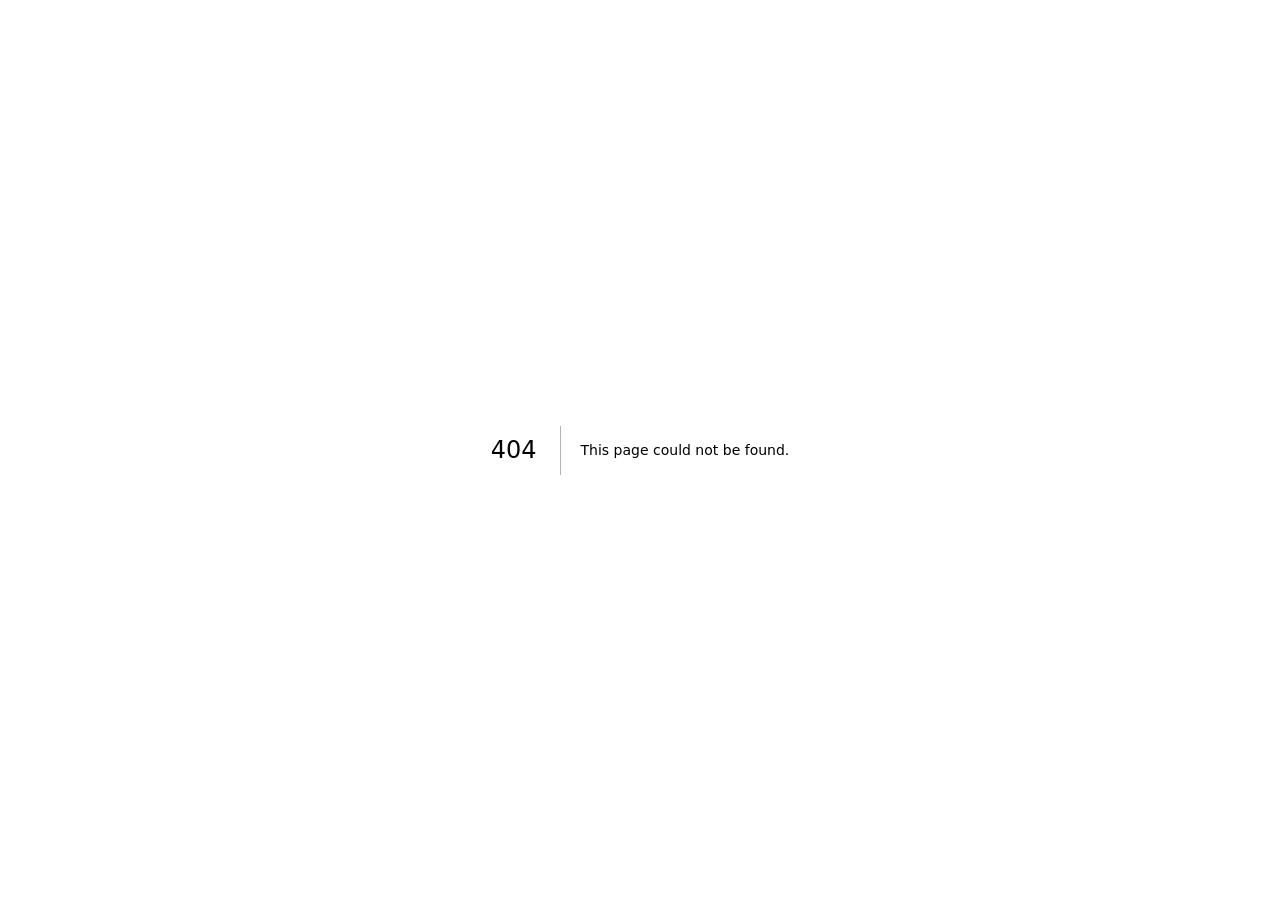
<file: 404/index.html>
<!DOCTYPE html><html lang="en" class="gBkbeW_variable _464_ba_variable h-full antialiased"><head><meta charSet="utf-8"/><meta name="viewport" content="width=device-width, initial-scale=1"/><link rel="stylesheet" href="/_next/static/chunks/42exnxzm2zopz.css" data-precedence="next"/><link rel="preload" as="script" fetchPriority="low" href="/_next/static/chunks/0hy5urf737ouz.js"/><script src="/_next/static/chunks/28-dez2198rwe.js" async=""></script><script src="/_next/static/chunks/0s7mvllxht1mo.js" async=""></script><script src="/_next/static/chunks/turbopack-3-ry682tkyiqk.js" async=""></script><script src="/_next/static/chunks/0umf92h1sb77c.js" async=""></script><meta name="robots" content="noindex"/><meta name="theme-color" content="#f7f5ee"/><title>proofspan — Intelligence needs proof.</title><meta name="description" content="Mathematical verification infrastructure for AI. Proofspan recomputes, dates, and stress-tests the numbers in AI-generated financial research."/><link rel="icon" href="/favicon.ico?favicon.117ezoe8m31dk.ico" sizes="48x48" type="image/x-icon"/><link rel="icon" href="/logo-mark.svg"/><meta name="next-size-adjust" content=""/><title>404: This page could not be found.</title><script src="/_next/static/chunks/0cz1d0mv5g_q7.js" noModule=""></script></head><body class="flex min-h-full flex-col"><div hidden=""><!--$--><!--/$--></div><div style="font-family:system-ui,&quot;Segoe UI&quot;,Roboto,Helvetica,Arial,sans-serif,&quot;Apple Color Emoji&quot;,&quot;Segoe UI Emoji&quot;;height:100vh;text-align:center;display:flex;flex-direction:column;align-items:center;justify-content:center"><div><style>body{color:#000;background:#fff;margin:0}.next-error-h1{border-right:1px solid rgba(0,0,0,.3)}@media (prefers-color-scheme:dark){body{color:#fff;background:#000}.next-error-h1{border-right:1px solid rgba(255,255,255,.3)}}</style><h1 class="next-error-h1" style="display:inline-block;margin:0 20px 0 0;padding:0 23px 0 0;font-size:24px;font-weight:500;vertical-align:top;line-height:49px">404</h1><div style="display:inline-block"><h2 style="font-size:14px;font-weight:400;line-height:49px;margin:0">This page could not be found.</h2></div></div></div><!--$--><!--/$--><script id="_R_">(globalThis["TURBOPACK"] || (globalThis["TURBOPACK"] = [])).push({"otherChunks":["static/chunks/0hy5urf737ouz.js","static/chunks/28-dez2198rwe.js","static/chunks/0s7mvllxht1mo.js"],"runtimeModuleIds":[94553]});</script><script src="/_next/static/chunks/0hy5urf737ouz.js" async=""></script><script>(self.__next_f=self.__next_f||[]).push([0])</script><script>self.__next_f.push([1,"1:\"$Sreact.fragment\"\n2:\"/_next/static/chunks/0umf92h1sb77c.js\"\n3:I[39756,[\"$2\"],\"default\"]\n4:I[37457,[\"$2\"],\"default\"]\n8:I[97367,[\"$2\"],\"OutletBoundary\"]\n9:\"$Sreact.suspense\"\nb:\"ViewportBoundary\"\nc:I[97367,[\"$2\"],\"$b\"]\ne:\"MetadataBoundary\"\nf:I[97367,[\"$2\"],\"$e\"]\n11:I[68027,[\"$2\"],\"default\",1]\n:HL[\"/_next/static/chunks/42exnxzm2zopz.css\",\"style\"]\n6:X\n7:[[\"children\",{\"s\":\"__PAGE__\",\"h\":512,\"d\":{\"r\":[\"$\",\"$1\",\"c\",{\"children\":[[[\"$\",\"title\",null,{\"children\":\"404: This page could not be found.\"}],[\"$\",\"div\",null,{\"style\":\"$0:t:t:d:r:props:children:1:props:children:props:children:props:notFound:0:1:props:style\",\"children\":[\"$\",\"div\",null,{\"children\":[[\"$\",\"style\",null,{\"dangerouslySetInnerHTML\":{\"__html\":\"body{color:#000;background:#fff;margin:0}.next-error-h1{border-right:1px solid rgba(0,0,0,.3)}@media (prefers-color-scheme:dark){body{color:#fff;background:#000}.next-error-h1{border-right:1px solid rgba(255,255,255,.3)}}\"}}],[\"$\",\"h1\",null,{\"className\":\"next-error-h1\",\"style\":\"$0:t:t:d:r:props:children:1:props:children:props:children:props:notFound:0:1:props:children:props:children:1:props:style\",\"children\":404}],[\"$\",\"div\",null,{\"style\":\"$0:t:t:d:r:props:children:1:props:children:props:children:props:notFound:0:1:props:children:props:children:2:props:style\",\"children\":[\"$\",\"h2\",null,{\"style\":\"$0:t:t:d:r:props:children:1:props:children:props:children:props:notFound:0:1:props:children:props:children:2:props:children:props:style\",\"children\":\"This page could not be found.\"}]}]]}]}]],null,[\"$\",\"$L8\",null,{\"children\":[\"$\",\"$9\",null,{\"name\":\"Next.MetadataOutlet\",\"children\":\"$@a\"}]}]]}],\"p\":false,\"v\":null}}]]\n5:[[\"children\",{\"s\":\"/_not-found\",\"h\":512,\"d\":{\"r\":[\"$\",\"$1\",\"c\",{\"children\":[null,[\"$\",\"$L3\",null,{\"parallelRouterKey\":\"children\",\"error\":\"$undefined\",\"errorStyles\":\"$undefined\",\"errorScripts\":\"$undefined\",\"template\":[\"$\",\"$L4\",null,{}],\"templateStyles\":\"$undefined\",\"templateScripts\":\"$undefined\",\"notFound\":\"$undefined\",\"forbidden\":\"$undefined\",\"unauthorized\":\"$undefined\"}]]}],\"p\":false,\"v\":\"$6\"},\"c\":\"$Q7\"}]]\n"])</script><script>self.__next_f.push([1,"0:{\"P\":null,\"c\":[\"\",\"_not-found\",\"\"],\"q\":\"\",\"i\":false,\"t\":{\"t\":{\"s\":\"\",\"h\":528,\"d\":{\"r\":[\"$\",\"$1\",\"c\",{\"children\":[[[\"$\",\"link\",\"0\",{\"rel\":\"stylesheet\",\"href\":\"/_next/static/chunks/42exnxzm2zopz.css\",\"precedence\":\"next\",\"crossOrigin\":\"$undefined\",\"nonce\":\"$undefined\"}],[\"$\",\"script\",\"script-0\",{\"src\":\"/_next/static/chunks/0umf92h1sb77c.js\",\"async\":true,\"nonce\":\"$undefined\"}]],[\"$\",\"html\",null,{\"lang\":\"en\",\"className\":\"gBkbeW_variable _464_ba_variable h-full antialiased\",\"children\":[\"$\",\"body\",null,{\"className\":\"flex min-h-full flex-col\",\"children\":[\"$\",\"$L3\",null,{\"parallelRouterKey\":\"children\",\"error\":\"$undefined\",\"errorStyles\":\"$undefined\",\"errorScripts\":\"$undefined\",\"template\":[\"$\",\"$L4\",null,{}],\"templateStyles\":\"$undefined\",\"templateScripts\":\"$undefined\",\"notFound\":[[[\"$\",\"title\",null,{\"children\":\"404: This page could not be found.\"}],[\"$\",\"div\",null,{\"style\":{\"fontFamily\":\"system-ui,\\\"Segoe UI\\\",Roboto,Helvetica,Arial,sans-serif,\\\"Apple Color Emoji\\\",\\\"Segoe UI Emoji\\\"\",\"height\":\"100vh\",\"textAlign\":\"center\",\"display\":\"flex\",\"flexDirection\":\"column\",\"alignItems\":\"center\",\"justifyContent\":\"center\"},\"children\":[\"$\",\"div\",null,{\"children\":[[\"$\",\"style\",null,{\"dangerouslySetInnerHTML\":{\"__html\":\"body{color:#000;background:#fff;margin:0}.next-error-h1{border-right:1px solid rgba(0,0,0,.3)}@media (prefers-color-scheme:dark){body{color:#fff;background:#000}.next-error-h1{border-right:1px solid rgba(255,255,255,.3)}}\"}}],[\"$\",\"h1\",null,{\"className\":\"next-error-h1\",\"style\":{\"display\":\"inline-block\",\"margin\":\"0 20px 0 0\",\"padding\":\"0 23px 0 0\",\"fontSize\":24,\"fontWeight\":500,\"verticalAlign\":\"top\",\"lineHeight\":\"49px\"},\"children\":404}],[\"$\",\"div\",null,{\"style\":{\"display\":\"inline-block\"},\"children\":[\"$\",\"h2\",null,{\"style\":{\"fontSize\":14,\"fontWeight\":400,\"lineHeight\":\"49px\",\"margin\":0},\"children\":\"This page could not be found.\"}]}]]}]}]],[]],\"forbidden\":\"$undefined\",\"unauthorized\":\"$undefined\"}]}]}]]}],\"p\":false,\"v\":null},\"c\":\"$Q5\"},\"h\":{\"r\":[\"$\",\"$1\",\"h\",{\"children\":[[\"$\",\"meta\",null,{\"name\":\"robots\",\"content\":\"noindex\"}],[\"$\",\"$Lc\",null,{\"children\":\"$Ld\"}],[\"$\",\"$Lf\",null,{\"children\":[[\"$\",\"div\",null,{\"hidden\":true,\"children\":[\"$\",\"$9\",null,{\"name\":\"Next.Metadata\",\"children\":\"$L10\"}]}],null]}],[\"$\",\"meta\",null,{\"name\":\"next-size-adjust\",\"content\":\"\"}]]}],\"p\":false,\"v\":null}},\"m\":\"$undefined\",\"G\":[\"$11\",[[\"$\",\"link\",\"0\",{\"rel\":\"stylesheet\",\"href\":\"/_next/static/chunks/42exnxzm2zopz.css\",\"precedence\":\"next\",\"crossOrigin\":\"$undefined\",\"nonce\":\"$undefined\"}]]],\"S\":true,\"r\":\"$undefined\",\"s\":\"$undefined\",\"a\":\"$undefined\",\"l\":\"$undefined\",\"p\":\"$undefined\",\"d\":\"$undefined\",\"b\":\"kmPN401QXyLlZGsbjBmzg\"}\n"])</script><script>self.__next_f.push([1,"6:C\nd:[[\"$\",\"meta\",\"0\",{\"charSet\":\"utf-8\"}],[\"$\",\"meta\",\"1\",{\"name\":\"viewport\",\"content\":\"width=device-width, initial-scale=1\"}],[\"$\",\"meta\",\"2\",{\"name\":\"theme-color\",\"content\":\"#f7f5ee\"}]]\n"])</script><script>self.__next_f.push([1,"12:I[27201,[\"$2\"],\"IconMark\"]\na:null\n10:[[\"$\",\"title\",\"0\",{\"children\":\"proofspan — Intelligence needs proof.\"}],[\"$\",\"meta\",\"1\",{\"name\":\"description\",\"content\":\"Mathematical verification infrastructure for AI. Proofspan recomputes, dates, and stress-tests the numbers in AI-generated financial research.\"}],[\"$\",\"link\",\"2\",{\"rel\":\"icon\",\"href\":\"/favicon.ico?favicon.117ezoe8m31dk.ico\",\"sizes\":\"48x48\",\"type\":\"image/x-icon\"}],[\"$\",\"link\",\"3\",{\"rel\":\"icon\",\"href\":\"/logo-mark.svg\"}],[\"$\",\"$L12\",\"4\",{}]]\n"])</script></body></html>
</file>
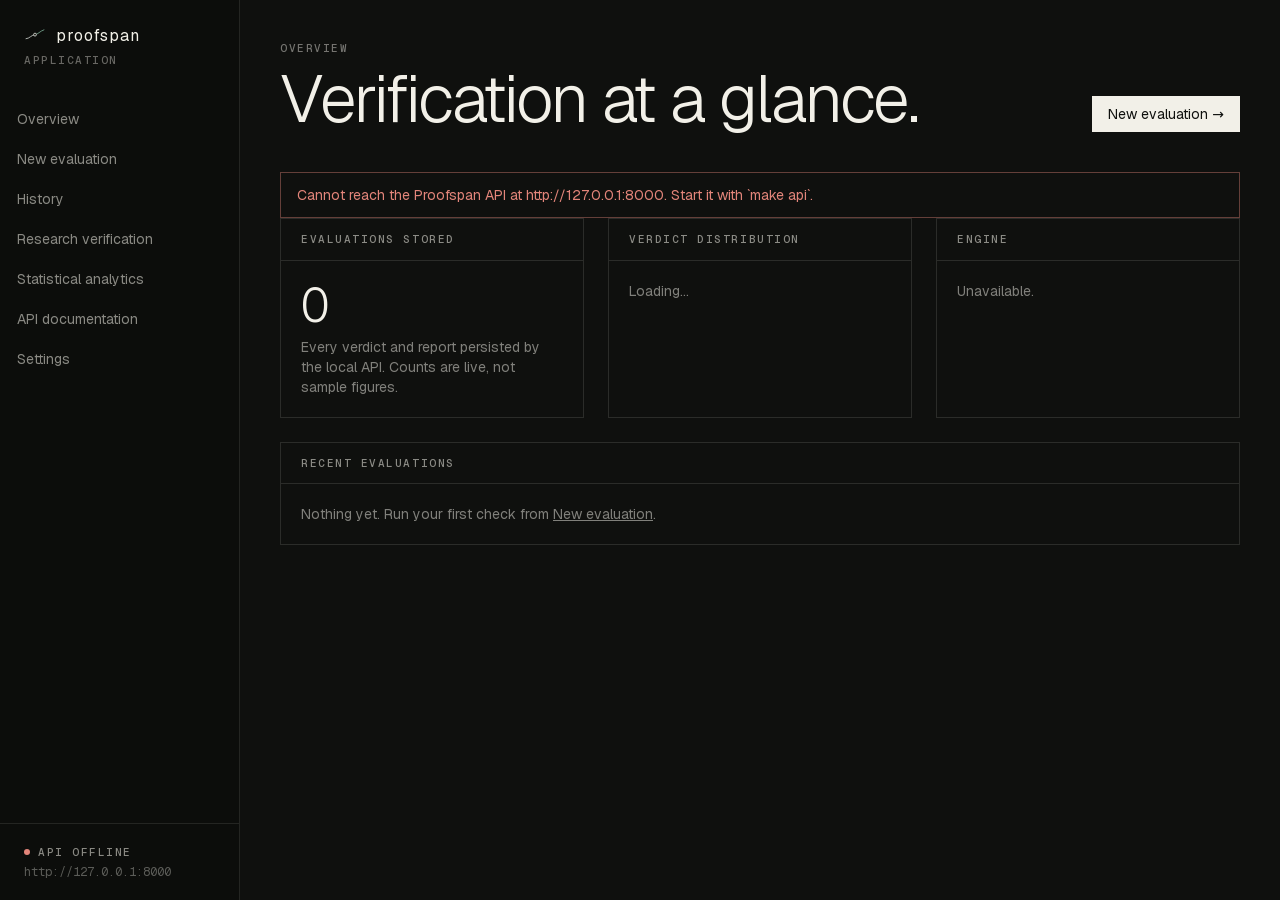
<file: app/index.html>
<!DOCTYPE html><html lang="en" class="gBkbeW_variable _464_ba_variable h-full antialiased"><head><meta charSet="utf-8"/><meta name="viewport" content="width=device-width, initial-scale=1"/><link rel="preload" href="/_next/static/media/797e433ab948586e-s.p.0r6juujl39pe6.woff2" as="font" crossorigin="" type="font/woff2"/><link rel="preload" href="/_next/static/media/caa3a2e1cccd8315-s.p.0wgildi0cnwt9.woff2" as="font" crossorigin="" type="font/woff2"/><link rel="stylesheet" href="/_next/static/chunks/42exnxzm2zopz.css" data-precedence="next"/><link rel="preload" as="script" fetchPriority="low" href="/_next/static/chunks/0hy5urf737ouz.js"/><script src="/_next/static/chunks/28-dez2198rwe.js" async=""></script><script src="/_next/static/chunks/0s7mvllxht1mo.js" async=""></script><script src="/_next/static/chunks/turbopack-3-ry682tkyiqk.js" async=""></script><script src="/_next/static/chunks/0umf92h1sb77c.js" async=""></script><script src="/_next/static/chunks/30kbdn3kl_n87.js" async=""></script><script src="/_next/static/chunks/3i7_8iz2k75k7.js" async=""></script><script src="/_next/static/chunks/2139og3z_h6j8.js" async=""></script><script src="/_next/static/chunks/0dnbjptc-3a27.js" async=""></script><meta name="next-size-adjust" content=""/><meta name="theme-color" content="#f7f5ee"/><title>Application — proofspan</title><meta name="description" content="Mathematical verification infrastructure for AI. Proofspan recomputes, dates, and stress-tests the numbers in AI-generated financial research."/><link rel="icon" href="/favicon.ico?favicon.117ezoe8m31dk.ico" sizes="48x48" type="image/x-icon"/><link rel="icon" href="/logo-mark.svg"/><script src="/_next/static/chunks/0cz1d0mv5g_q7.js" noModule=""></script></head><body class="flex min-h-full flex-col"><div hidden=""><!--$--><!--/$--></div><!--$--><div class="dark flex min-h-screen bg-night text-bone"><aside class="hidden w-60 shrink-0 flex-col border-r border-bone/10 bg-sidebar md:flex"><div class="px-6 py-6"><a class="wordmark flex items-center gap-2.5 lowercase" href="/"><img alt="" loading="lazy" width="22" height="22" decoding="async" data-nimg="1" class="invert-[.9] hue-rotate-180" style="color:transparent" src="/logo-mark.svg"/>proofspan</a><p class="t-label mt-1 text-bone/40">application</p></div><nav aria-label="Application" class="flex-1 py-2"><ul class="flex flex-col gap-1"><li><a class="block border-l px-4 py-2 text-sm transition-colors border-transparent text-bone/55 hover:text-bone" href="/app/">Overview</a></li><li><a class="block border-l px-4 py-2 text-sm transition-colors border-transparent text-bone/55 hover:text-bone" href="/app/new/">New evaluation</a></li><li><a class="block border-l px-4 py-2 text-sm transition-colors border-transparent text-bone/55 hover:text-bone" href="/app/history/">History</a></li><li><a class="block border-l px-4 py-2 text-sm transition-colors border-transparent text-bone/55 hover:text-bone" href="/app/research/">Research verification</a></li><li><a class="block border-l px-4 py-2 text-sm transition-colors border-transparent text-bone/55 hover:text-bone" href="/app/analytics/">Statistical analytics</a></li><li><a class="block border-l px-4 py-2 text-sm transition-colors border-transparent text-bone/55 hover:text-bone" href="/app/docs/">API documentation</a></li><li><a class="block border-l px-4 py-2 text-sm transition-colors border-transparent text-bone/55 hover:text-bone" href="/app/settings/">Settings</a></li></ul></nav><div class="border-t border-bone/10 px-6 py-5"><p class="t-label flex items-center gap-2 text-bone/55"><span class="inline-block h-1.5 w-1.5 rounded-full bg-bone/40" aria-hidden="true"></span>API <!-- -->checking</p><p class="t-mono mt-1 truncate text-xs text-bone/35" title=""></p></div></aside><div class="flex min-w-0 flex-1 flex-col"><header class="flex items-center justify-between border-b border-bone/10 px-5 py-4 md:hidden"><a class="wordmark lowercase" href="/">proofspan</a><div class="flex items-center gap-4"><span class="inline-block h-1.5 w-1.5 rounded-full bg-bone/40" aria-label="API checking"></span><button type="button" class="t-label" aria-expanded="false">Menu</button></div></header><main class="flex-1 px-5 py-8 md:px-10 md:py-10"><div class="mb-10 flex flex-wrap items-end justify-between gap-6"><div><p class="t-label text-bone/45">Overview</p><h1 class="t-headline mt-2">Verification at a glance.</h1></div><div class="flex flex-wrap gap-3"><a href="/app/new/"><button class="inline-flex items-center gap-2 px-4 py-2 text-sm transition-opacity disabled:opacity-40 bg-bone text-night hover:opacity-85 ">New evaluation →</button></a></div></div><div class="grid gap-6 lg:grid-cols-3"><section class="border border-bone/12 "><h2 class="t-label border-b border-bone/12 px-5 py-3 text-bone/55">Evaluations stored</h2><div class="px-5 py-5"><p class="text-5xl font-light tabular-nums">0</p><p class="mt-2 text-sm text-bone/50">Every verdict and report persisted by the local API. Counts are live, not sample figures.</p></div></section><section class="border border-bone/12 "><h2 class="t-label border-b border-bone/12 px-5 py-3 text-bone/55">Verdict distribution</h2><div class="px-5 py-5"><p class="text-sm text-bone/50">Loading…</p></div></section><section class="border border-bone/12 "><h2 class="t-label border-b border-bone/12 px-5 py-3 text-bone/55">Engine</h2><div class="px-5 py-5"><p class="text-sm text-bone/50">Checking…</p></div></section></div><section class="border border-bone/12 mt-6"><h2 class="t-label border-b border-bone/12 px-5 py-3 text-bone/55">Recent evaluations</h2><div class="px-5 py-5"><p class="text-sm text-bone/50">Nothing yet. Run your first check from<!-- --> <a class="underline" href="/app/new/">New evaluation</a>.</p></div></section><!--$--><!--/$--></main></div></div><!--/$--><script id="_R_">(globalThis["TURBOPACK"] || (globalThis["TURBOPACK"] = [])).push({"otherChunks":["static/chunks/0hy5urf737ouz.js","static/chunks/28-dez2198rwe.js","static/chunks/0s7mvllxht1mo.js"],"runtimeModuleIds":[94553]});</script><script src="/_next/static/chunks/0hy5urf737ouz.js" async=""></script><script>(self.__next_f=self.__next_f||[]).push([0])</script><script>self.__next_f.push([1,"1:\"$Sreact.fragment\"\n2:\"/_next/static/chunks/0umf92h1sb77c.js\"\n3:I[39756,[\"$2\"],\"default\"]\n4:I[37457,[\"$2\"],\"default\"]\n6:\"$Sreact.suspense\"\n7:\"/_next/static/chunks/30kbdn3kl_n87.js\"\n8:\"/_next/static/chunks/3i7_8iz2k75k7.js\"\n9:I[77326,[\"$2\",\"$7\",\"$8\"],\"AppShell\"]\nb:I[47257,[\"$2\"],\"ClientPageRoot\"]\nc:\"/_next/static/chunks/2139og3z_h6j8.js\"\nd:\"/_next/static/chunks/0dnbjptc-3a27.js\"\ne:I[30335,[\"$2\",\"$7\",\"$8\",\"$c\",\"$d\"],\"default\"]\n11:I[97367,[\"$2\"],\"OutletBoundary\"]\n13:\"ViewportBoundary\"\n14:I[97367,[\"$2\"],\"$13\"]\n16:\"MetadataBoundary\"\n17:I[97367,[\"$2\"],\"$16\"]\n19:I[68027,[\"$2\"],\"default\",1]\n:HL[\"/_next/static/chunks/42exnxzm2zopz.css\",\"style\"]\n:HL[\"/_next/static/media/797e433ab948586e-s.p.0r6juujl39pe6.woff2\",\"font\",{\"crossOrigin\":\"\",\"type\":\"font/woff2\"}]\n:HL[\"/_next/static/media/caa3a2e1cccd8315-s.p.0wgildi0cnwt9.woff2\",\"font\",{\"crossOrigin\":\"\",\"type\":\"font/woff2\"}]\na:[[\"children\",{\"s\":\"__PAGE__\",\"h\":512,\"d\":{\"r\":[\"$\",\"$1\",\"c\",{\"children\":[[\"$\",\"$Lb\",null,{\"Component\":\"$e\",\"serverProvidedParams\":{\"searchParams\":{},\"params\":{},\"promises\":[\"$@f\",\"$@10\"]}}],[[\"$\",\"script\",\"script-0\",{\"src\":\"/_next/static/chunks/2139og3z_h6j8.js\",\"async\":true,\"nonce\":\"$undefined\"}],[\"$\",\"script\",\"script-1\",{\"src\":\"/_next/static/chunks/0dnbjptc-3a27.js\",\"async\":true,\"nonce\":\"$undefined\"}]],[\"$\",\"$L11\",null,{\"children\":[\"$\",\"$6\",null,{\"name\":\"Next.MetadataOutlet\",\"children\":\"$@12\"}]}]]}],\"p\":false,\"v\":null}}]]\n5:[[\"children\",{\"s\":\"app\",\"h\":512,\"d\":{\"r\":[\"$\",\"$1\",\"c\",{\"children\":[[[\"$\",\"script\",\"script-0\",{\"src\":\"/_next/static/chunks/30kbdn3kl_n87.js\",\"async\":true,\"nonce\":\"$undefined\"}],[\"$\",\"script\",\"script-1\",{\"src\":\"/_next/static/chunks/3i7_8iz2k75k7.js\",\"async\":true,\"nonce\":\"$undefined\"}]],[\"$\",\"$6\",null,{\"fallback\":null,\"children\":[\"$\",\"$L9\",null,{\"children\":[\"$\",\"$L3\",null,{\"parallelRouterKey\":\"children\",\"error\":\"$undefined\",\"errorStyles\":\"$undefined\",\"errorScripts\":\"$undefined\",\"template\":[\"$\",\"$L4\",null,{}],\"templateStyles\":\"$undefined\",\"templateScripts\":\"$undefined\",\"notFound\":\"$undefined\",\"forbidden\":\"$undefined\",\"unauthorized\":\"$undefined\"}]}]}]]}],\"p\":false,\"v\":null},\"c\":\"$Qa\"}]]\n"])</script><script>self.__next_f.push([1,"0:{\"P\":null,\"c\":[\"\",\"app\",\"\"],\"q\":\"\",\"i\":false,\"t\":{\"t\":{\"s\":\"\",\"h\":528,\"d\":{\"r\":[\"$\",\"$1\",\"c\",{\"children\":[[[\"$\",\"link\",\"0\",{\"rel\":\"stylesheet\",\"href\":\"/_next/static/chunks/42exnxzm2zopz.css\",\"precedence\":\"next\",\"crossOrigin\":\"$undefined\",\"nonce\":\"$undefined\"}],[\"$\",\"script\",\"script-0\",{\"src\":\"/_next/static/chunks/0umf92h1sb77c.js\",\"async\":true,\"nonce\":\"$undefined\"}]],[\"$\",\"html\",null,{\"lang\":\"en\",\"className\":\"gBkbeW_variable _464_ba_variable h-full antialiased\",\"children\":[\"$\",\"body\",null,{\"className\":\"flex min-h-full flex-col\",\"children\":[\"$\",\"$L3\",null,{\"parallelRouterKey\":\"children\",\"error\":\"$undefined\",\"errorStyles\":\"$undefined\",\"errorScripts\":\"$undefined\",\"template\":[\"$\",\"$L4\",null,{}],\"templateStyles\":\"$undefined\",\"templateScripts\":\"$undefined\",\"notFound\":[[[\"$\",\"title\",null,{\"children\":\"404: This page could not be found.\"}],[\"$\",\"div\",null,{\"style\":{\"fontFamily\":\"system-ui,\\\"Segoe UI\\\",Roboto,Helvetica,Arial,sans-serif,\\\"Apple Color Emoji\\\",\\\"Segoe UI Emoji\\\"\",\"height\":\"100vh\",\"textAlign\":\"center\",\"display\":\"flex\",\"flexDirection\":\"column\",\"alignItems\":\"center\",\"justifyContent\":\"center\"},\"children\":[\"$\",\"div\",null,{\"children\":[[\"$\",\"style\",null,{\"dangerouslySetInnerHTML\":{\"__html\":\"body{color:#000;background:#fff;margin:0}.next-error-h1{border-right:1px solid rgba(0,0,0,.3)}@media (prefers-color-scheme:dark){body{color:#fff;background:#000}.next-error-h1{border-right:1px solid rgba(255,255,255,.3)}}\"}}],[\"$\",\"h1\",null,{\"className\":\"next-error-h1\",\"style\":{\"display\":\"inline-block\",\"margin\":\"0 20px 0 0\",\"padding\":\"0 23px 0 0\",\"fontSize\":24,\"fontWeight\":500,\"verticalAlign\":\"top\",\"lineHeight\":\"49px\"},\"children\":404}],[\"$\",\"div\",null,{\"style\":{\"display\":\"inline-block\"},\"children\":[\"$\",\"h2\",null,{\"style\":{\"fontSize\":14,\"fontWeight\":400,\"lineHeight\":\"49px\",\"margin\":0},\"children\":\"This page could not be found.\"}]}]]}]}]],[]],\"forbidden\":\"$undefined\",\"unauthorized\":\"$undefined\"}]}]}]]}],\"p\":false,\"v\":null},\"c\":\"$Q5\"},\"h\":{\"r\":[\"$\",\"$1\",\"h\",{\"children\":[null,[\"$\",\"$L14\",null,{\"children\":\"$L15\"}],[\"$\",\"$L17\",null,{\"children\":[[\"$\",\"div\",null,{\"hidden\":true,\"children\":[\"$\",\"$6\",null,{\"name\":\"Next.Metadata\",\"children\":\"$L18\"}]}],null]}],[\"$\",\"meta\",null,{\"name\":\"next-size-adjust\",\"content\":\"\"}]]}],\"p\":false,\"v\":null}},\"m\":\"$undefined\",\"G\":[\"$19\",[[\"$\",\"link\",\"0\",{\"rel\":\"stylesheet\",\"href\":\"/_next/static/chunks/42exnxzm2zopz.css\",\"precedence\":\"next\",\"crossOrigin\":\"$undefined\",\"nonce\":\"$undefined\"}]]],\"S\":true,\"r\":\"$undefined\",\"s\":\"$undefined\",\"a\":\"$undefined\",\"l\":\"$undefined\",\"p\":\"$undefined\",\"d\":\"$undefined\",\"b\":\"kmPN401QXyLlZGsbjBmzg\"}\n"])</script><script>self.__next_f.push([1,"f:{}\n10:\"$a:0:1:d:r:props:children:0:props:serverProvidedParams:params\"\n"])</script><script>self.__next_f.push([1,"15:[[\"$\",\"meta\",\"0\",{\"charSet\":\"utf-8\"}],[\"$\",\"meta\",\"1\",{\"name\":\"viewport\",\"content\":\"width=device-width, initial-scale=1\"}],[\"$\",\"meta\",\"2\",{\"name\":\"theme-color\",\"content\":\"#f7f5ee\"}]]\n"])</script><script>self.__next_f.push([1,"1a:I[27201,[\"$2\"],\"IconMark\"]\n12:null\n18:[[\"$\",\"title\",\"0\",{\"children\":\"Application — proofspan\"}],[\"$\",\"meta\",\"1\",{\"name\":\"description\",\"content\":\"Mathematical verification infrastructure for AI. Proofspan recomputes, dates, and stress-tests the numbers in AI-generated financial research.\"}],[\"$\",\"link\",\"2\",{\"rel\":\"icon\",\"href\":\"/favicon.ico?favicon.117ezoe8m31dk.ico\",\"sizes\":\"48x48\",\"type\":\"image/x-icon\"}],[\"$\",\"link\",\"3\",{\"rel\":\"icon\",\"href\":\"/logo-mark.svg\"}],[\"$\",\"$L1a\",\"4\",{}]]\n"])</script></body></html>
</file>
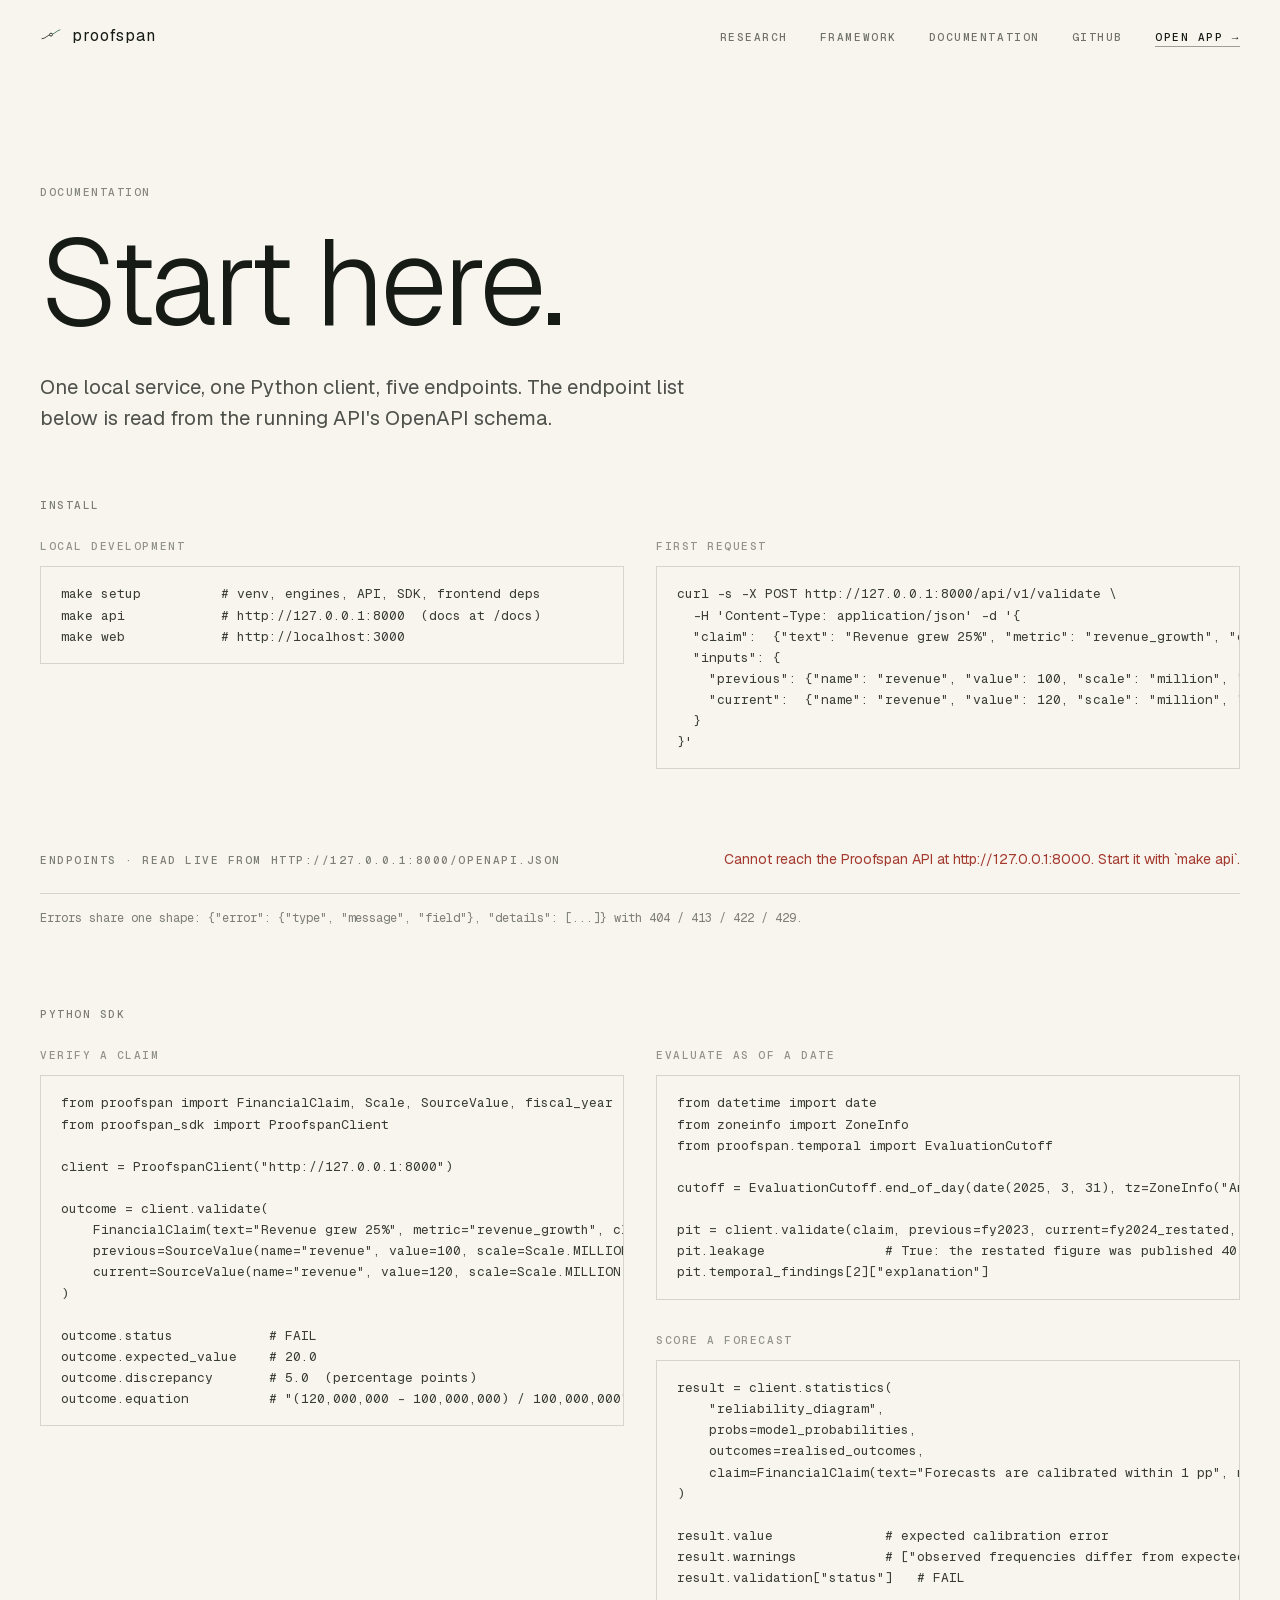
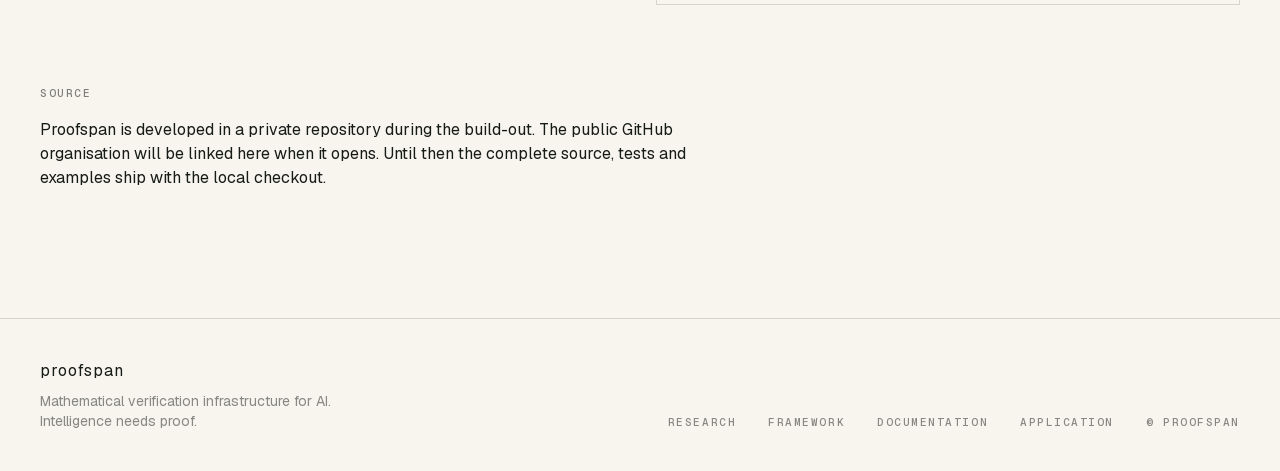
<file: docs/index.html>
<!DOCTYPE html><html lang="en" class="gBkbeW_variable _464_ba_variable h-full antialiased"><head><meta charSet="utf-8"/><meta name="viewport" content="width=device-width, initial-scale=1"/><link rel="preload" href="/_next/static/media/797e433ab948586e-s.p.0r6juujl39pe6.woff2" as="font" crossorigin="" type="font/woff2"/><link rel="preload" href="/_next/static/media/caa3a2e1cccd8315-s.p.0wgildi0cnwt9.woff2" as="font" crossorigin="" type="font/woff2"/><link rel="preload" as="image" href="/logo-mark.svg"/><link rel="stylesheet" href="/_next/static/chunks/42exnxzm2zopz.css" data-precedence="next"/><link rel="preload" as="script" fetchPriority="low" href="/_next/static/chunks/0hy5urf737ouz.js"/><script src="/_next/static/chunks/28-dez2198rwe.js" async=""></script><script src="/_next/static/chunks/0s7mvllxht1mo.js" async=""></script><script src="/_next/static/chunks/turbopack-3-ry682tkyiqk.js" async=""></script><script src="/_next/static/chunks/0umf92h1sb77c.js" async=""></script><script src="/_next/static/chunks/2_xbkqltgszjw.js" async=""></script><script src="/_next/static/chunks/3i7_8iz2k75k7.js" async=""></script><meta name="next-size-adjust" content=""/><meta name="theme-color" content="#f7f5ee"/><title>Documentation — proofspan</title><meta name="description" content="Mathematical verification infrastructure for AI. Proofspan recomputes, dates, and stress-tests the numbers in AI-generated financial research."/><link rel="icon" href="/favicon.ico?favicon.117ezoe8m31dk.ico" sizes="48x48" type="image/x-icon"/><link rel="icon" href="/logo-mark.svg"/><script src="/_next/static/chunks/0cz1d0mv5g_q7.js" noModule=""></script></head><body class="flex min-h-full flex-col"><div hidden=""><!--$--><!--/$--></div><header class="relative z-20 text-ink"><nav aria-label="Primary" class="mx-auto flex w-full max-w-[1400px] items-center justify-between px-5 py-6 md:px-10"><a class="wordmark flex items-center gap-2.5 lowercase" href="/"><img alt="" width="22" height="22" decoding="async" data-nimg="1" style="color:transparent" src="/logo-mark.svg"/>proofspan</a><ul class="hidden items-center gap-8 md:flex"><li><a class="t-label transition-colors text-ink/60 hover:text-ink" href="/research/">Research</a></li><li><a class="t-label transition-colors text-ink/60 hover:text-ink" href="/framework/">Framework</a></li><li><a class="t-label transition-colors text-ink/60 hover:text-ink" href="/docs/">Documentation</a></li><li><a title="Source is currently private; see Documentation → Source" class="t-label transition-colors text-ink/60 hover:text-ink" href="/docs/#source">GitHub</a></li><li><a class="t-label border-b pb-0.5 transition-colors border-ink/40 hover:border-ink" href="/app/">Open app →</a></li></ul><button type="button" aria-expanded="false" aria-controls="mobile-nav" class="t-label md:hidden">Menu</button></nav></header><main class="flex-1"><section class="mx-auto w-full max-w-[1400px] px-5 pb-16 pt-16 md:px-10 md:pt-28"><p class="t-label text-ink/50">Documentation</p><h1 class="t-display mt-6 max-w-[12ch]">Start here.</h1><p class="t-lede mt-8 max-w-[46ch] text-ink/75">One local service, one Python client, five endpoints. The endpoint list below is read from the running API&#x27;s OpenAPI schema.</p></section><section class="mx-auto w-full max-w-[1400px] px-5 pb-32 md:px-10"><div class="flex flex-col gap-20"><section><p class="t-label text-ink/55">Install</p><div class="mt-6 grid gap-8 lg:grid-cols-2"><figure class="flex flex-col gap-3"><figcaption class="t-label text-ink/45">local development</figcaption><pre class="t-mono overflow-x-auto border px-5 py-4 leading-relaxed border-ink/15 text-ink/85"><code>make setup          # venv, engines, API, SDK, frontend deps
make api            # http://127.0.0.1:8000  (docs at /docs)
make web            # http://localhost:3000</code></pre></figure><figure class="flex flex-col gap-3"><figcaption class="t-label text-ink/45">first request</figcaption><pre class="t-mono overflow-x-auto border px-5 py-4 leading-relaxed border-ink/15 text-ink/85"><code>curl -s -X POST http://127.0.0.1:8000/api/v1/validate \
  -H &#x27;Content-Type: application/json&#x27; -d &#x27;{
  &quot;claim&quot;:  {&quot;text&quot;: &quot;Revenue grew 25%&quot;, &quot;metric&quot;: &quot;revenue_growth&quot;, &quot;claimed_value&quot;: 25},
  &quot;inputs&quot;: {
    &quot;previous&quot;: {&quot;name&quot;: &quot;revenue&quot;, &quot;value&quot;: 100, &quot;scale&quot;: &quot;million&quot;, &quot;currency&quot;: &quot;USD&quot;},
    &quot;current&quot;:  {&quot;name&quot;: &quot;revenue&quot;, &quot;value&quot;: 120, &quot;scale&quot;: &quot;million&quot;, &quot;currency&quot;: &quot;USD&quot;}
  }
}&#x27;</code></pre></figure></div></section><section><div class="flex flex-wrap items-baseline justify-between gap-4"><p class="t-label text-ink/55">Endpoints · read live from <!-- -->the API<!-- -->/openapi.json</p></div><ul class="mt-6 border-t border-ink/15"><li class="py-5 text-sm text-ink/55">Loading the schema…</li></ul><p class="t-mono mt-4 text-xs text-ink/55">Errors share one shape: <!-- -->{<!-- -->&quot;error&quot;: <!-- -->{<!-- -->&quot;type&quot;, &quot;message&quot;, &quot;field&quot;<!-- -->}<!-- -->, &quot;details&quot;: [...]<!-- -->}<!-- --> with 404 / 413 / 422 / 429.</p></section><section><p class="t-label text-ink/55">Python SDK</p><div class="mt-6 grid gap-8 lg:grid-cols-2"><figure class="flex flex-col gap-3"><figcaption class="t-label text-ink/45">verify a claim</figcaption><pre class="t-mono overflow-x-auto border px-5 py-4 leading-relaxed border-ink/15 text-ink/85"><code>from proofspan import FinancialClaim, Scale, SourceValue, fiscal_year
from proofspan_sdk import ProofspanClient

client = ProofspanClient(&quot;http://127.0.0.1:8000&quot;)

outcome = client.validate(
    FinancialClaim(text=&quot;Revenue grew 25%&quot;, metric=&quot;revenue_growth&quot;, claimed_value=25),
    previous=SourceValue(name=&quot;revenue&quot;, value=100, scale=Scale.MILLION, period=fiscal_year(2024)),
    current=SourceValue(name=&quot;revenue&quot;, value=120, scale=Scale.MILLION, period=fiscal_year(2025)),
)

outcome.status            # FAIL
outcome.expected_value    # 20.0
outcome.discrepancy       # 5.0  (percentage points)
outcome.equation          # &quot;(120,000,000 - 100,000,000) / 100,000,000&quot;</code></pre></figure><div class="flex flex-col gap-8"><figure class="flex flex-col gap-3"><figcaption class="t-label text-ink/45">evaluate as of a date</figcaption><pre class="t-mono overflow-x-auto border px-5 py-4 leading-relaxed border-ink/15 text-ink/85"><code>from datetime import date
from zoneinfo import ZoneInfo
from proofspan.temporal import EvaluationCutoff

cutoff = EvaluationCutoff.end_of_day(date(2025, 3, 31), tz=ZoneInfo(&quot;America/New_York&quot;))

pit = client.validate(claim, previous=fy2023, current=fy2024_restated, cutoff=cutoff)
pit.leakage               # True: the restated figure was published 40 days after the cutoff
pit.temporal_findings[2][&quot;explanation&quot;]</code></pre></figure><figure class="flex flex-col gap-3"><figcaption class="t-label text-ink/45">score a forecast</figcaption><pre class="t-mono overflow-x-auto border px-5 py-4 leading-relaxed border-ink/15 text-ink/85"><code>result = client.statistics(
    &quot;reliability_diagram&quot;,
    probs=model_probabilities,
    outcomes=realised_outcomes,
    claim=FinancialClaim(text=&quot;Forecasts are calibrated within 1 pp&quot;, metric=&quot;ece&quot;, claimed_value=1),
)

result.value              # expected calibration error
result.warnings           # [&quot;observed frequencies differ from expected (Hosmer-Lemeshow p = ...)&quot;]
result.validation[&quot;status&quot;]   # FAIL</code></pre></figure></div></div></section><section id="source" class="scroll-mt-24"><p class="t-label text-ink/55">Source</p><p class="mt-4 max-w-[60ch]">Proofspan is developed in a private repository during the build-out. The public GitHub organisation will be linked here when it opens. Until then the complete source, tests and examples ship with the local checkout.</p></section></div></section></main><footer class="border-t border-ink/15"><div class="mx-auto flex w-full max-w-[1400px] flex-col gap-6 px-5 py-10 md:flex-row md:items-end md:justify-between md:px-10"><div><p class="wordmark lowercase">proofspan</p><p class="mt-2 max-w-xs text-sm text-ink/50">Mathematical verification infrastructure for AI. Intelligence needs proof.</p></div><ul class="t-label flex flex-wrap gap-x-8 gap-y-3 text-ink/50"><li><a href="/research/">Research</a></li><li><a href="/framework/">Framework</a></li><li><a href="/docs/">Documentation</a></li><li><a href="/app/">Application</a></li><li>© proofspan</li></ul></div></footer><!--$--><!--/$--><script id="_R_">(globalThis["TURBOPACK"] || (globalThis["TURBOPACK"] = [])).push({"otherChunks":["static/chunks/0hy5urf737ouz.js","static/chunks/28-dez2198rwe.js","static/chunks/0s7mvllxht1mo.js"],"runtimeModuleIds":[94553]});</script><script src="/_next/static/chunks/0hy5urf737ouz.js" async=""></script><script>(self.__next_f=self.__next_f||[]).push([0])</script><script>self.__next_f.push([1,"1:\"$Sreact.fragment\"\n2:\"/_next/static/chunks/0umf92h1sb77c.js\"\n3:I[39756,[\"$2\"],\"default\"]\n4:I[37457,[\"$2\"],\"default\"]\n8:\"/_next/static/chunks/2_xbkqltgszjw.js\"\n9:\"/_next/static/chunks/3i7_8iz2k75k7.js\"\na:I[81331,[\"$2\",\"$8\",\"$9\"],\"SiteNav\"]\nb:I[44284,[\"$2\",\"$8\",\"$9\"],\"ApiDocs\"]\nc:I[22016,[\"$2\",\"$8\",\"$9\"],\"\"]\nd:I[97367,[\"$2\"],\"OutletBoundary\"]\ne:\"$Sreact.suspense\"\n10:\"ViewportBoundary\"\n11:I[97367,[\"$2\"],\"$10\"]\n13:\"MetadataBoundary\"\n14:I[97367,[\"$2\"],\"$13\"]\n16:I[68027,[\"$2\"],\"default\",1]\n:HL[\"/_next/static/chunks/42exnxzm2zopz.css\",\"style\"]\n:HL[\"/_next/static/media/797e433ab948586e-s.p.0r6juujl39pe6.woff2\",\"font\",{\"crossOrigin\":\"\",\"type\":\"font/woff2\"}]\n:HL[\"/_next/static/media/caa3a2e1cccd8315-s.p.0wgildi0cnwt9.woff2\",\"font\",{\"crossOrigin\":\"\",\"type\":\"font/woff2\"}]\n6:X\n"])</script><script>self.__next_f.push([1,"7:[[\"children\",{\"s\":\"__PAGE__\",\"h\":512,\"d\":{\"r\":[\"$\",\"$1\",\"c\",{\"children\":[[[\"$\",\"$La\",null,{}],[\"$\",\"main\",null,{\"className\":\"flex-1\",\"children\":[[\"$\",\"section\",null,{\"className\":\"mx-auto w-full max-w-[1400px] px-5 pb-16 pt-16 md:px-10 md:pt-28\",\"children\":[[\"$\",\"p\",null,{\"className\":\"t-label text-ink/50\",\"children\":\"Documentation\"}],[\"$\",\"h1\",null,{\"className\":\"t-display mt-6 max-w-[12ch]\",\"children\":\"Start here.\"}],[\"$\",\"p\",null,{\"className\":\"t-lede mt-8 max-w-[46ch] text-ink/75\",\"children\":\"One local service, one Python client, five endpoints. The endpoint list below is read from the running API's OpenAPI schema.\"}]]}],[\"$\",\"section\",null,{\"className\":\"mx-auto w-full max-w-[1400px] px-5 pb-32 md:px-10\",\"children\":[\"$\",\"$Lb\",null,{}]}]]}],[\"$\",\"footer\",null,{\"className\":\"border-t border-ink/15\",\"children\":[\"$\",\"div\",null,{\"className\":\"mx-auto flex w-full max-w-[1400px] flex-col gap-6 px-5 py-10 md:flex-row md:items-end md:justify-between md:px-10\",\"children\":[[\"$\",\"div\",null,{\"children\":[[\"$\",\"p\",null,{\"className\":\"wordmark lowercase\",\"children\":\"proofspan\"}],[\"$\",\"p\",null,{\"className\":\"mt-2 max-w-xs text-sm text-ink/50\",\"children\":\"Mathematical verification infrastructure for AI. Intelligence needs proof.\"}]]}],[\"$\",\"ul\",null,{\"className\":\"t-label flex flex-wrap gap-x-8 gap-y-3 text-ink/50\",\"children\":[[\"$\",\"li\",null,{\"children\":[\"$\",\"$Lc\",null,{\"href\":\"/research\",\"children\":\"Research\"}]}],[\"$\",\"li\",null,{\"children\":[\"$\",\"$Lc\",null,{\"href\":\"/framework\",\"children\":\"Framework\"}]}],[\"$\",\"li\",null,{\"children\":[\"$\",\"$Lc\",null,{\"href\":\"/docs\",\"children\":\"Documentation\"}]}],[\"$\",\"li\",null,{\"children\":[\"$\",\"$Lc\",null,{\"href\":\"/app\",\"children\":\"Application\"}]}],[\"$\",\"li\",null,{\"children\":\"© proofspan\"}]]}]]}]}]],[[\"$\",\"script\",\"script-0\",{\"src\":\"/_next/static/chunks/2_xbkqltgszjw.js\",\"async\":true,\"nonce\":\"$undefined\"}],[\"$\",\"script\",\"script-1\",{\"src\":\"/_next/static/chunks/3i7_8iz2k75k7.js\",\"async\":true,\"nonce\":\"$undefined\"}]],[\"$\",\"$Ld\",null,{\"children\":[\"$\",\"$e\",null,{\"name\":\"Next.MetadataOutlet\",\"children\":\"$@f\"}]}]]}],\"p\":false,\"v\":null}}]]\n"])</script><script>self.__next_f.push([1,"5:[[\"children\",{\"s\":\"docs\",\"h\":512,\"d\":{\"r\":[\"$\",\"$1\",\"c\",{\"children\":[null,[\"$\",\"$L3\",null,{\"parallelRouterKey\":\"children\",\"error\":\"$undefined\",\"errorStyles\":\"$undefined\",\"errorScripts\":\"$undefined\",\"template\":[\"$\",\"$L4\",null,{}],\"templateStyles\":\"$undefined\",\"templateScripts\":\"$undefined\",\"notFound\":\"$undefined\",\"forbidden\":\"$undefined\",\"unauthorized\":\"$undefined\"}]]}],\"p\":false,\"v\":\"$6\"},\"c\":\"$Q7\"}]]\n"])</script><script>self.__next_f.push([1,"0:{\"P\":null,\"c\":[\"\",\"docs\",\"\"],\"q\":\"\",\"i\":false,\"t\":{\"t\":{\"s\":\"\",\"h\":528,\"d\":{\"r\":[\"$\",\"$1\",\"c\",{\"children\":[[[\"$\",\"link\",\"0\",{\"rel\":\"stylesheet\",\"href\":\"/_next/static/chunks/42exnxzm2zopz.css\",\"precedence\":\"next\",\"crossOrigin\":\"$undefined\",\"nonce\":\"$undefined\"}],[\"$\",\"script\",\"script-0\",{\"src\":\"/_next/static/chunks/0umf92h1sb77c.js\",\"async\":true,\"nonce\":\"$undefined\"}]],[\"$\",\"html\",null,{\"lang\":\"en\",\"className\":\"gBkbeW_variable _464_ba_variable h-full antialiased\",\"children\":[\"$\",\"body\",null,{\"className\":\"flex min-h-full flex-col\",\"children\":[\"$\",\"$L3\",null,{\"parallelRouterKey\":\"children\",\"error\":\"$undefined\",\"errorStyles\":\"$undefined\",\"errorScripts\":\"$undefined\",\"template\":[\"$\",\"$L4\",null,{}],\"templateStyles\":\"$undefined\",\"templateScripts\":\"$undefined\",\"notFound\":[[[\"$\",\"title\",null,{\"children\":\"404: This page could not be found.\"}],[\"$\",\"div\",null,{\"style\":{\"fontFamily\":\"system-ui,\\\"Segoe UI\\\",Roboto,Helvetica,Arial,sans-serif,\\\"Apple Color Emoji\\\",\\\"Segoe UI Emoji\\\"\",\"height\":\"100vh\",\"textAlign\":\"center\",\"display\":\"flex\",\"flexDirection\":\"column\",\"alignItems\":\"center\",\"justifyContent\":\"center\"},\"children\":[\"$\",\"div\",null,{\"children\":[[\"$\",\"style\",null,{\"dangerouslySetInnerHTML\":{\"__html\":\"body{color:#000;background:#fff;margin:0}.next-error-h1{border-right:1px solid rgba(0,0,0,.3)}@media (prefers-color-scheme:dark){body{color:#fff;background:#000}.next-error-h1{border-right:1px solid rgba(255,255,255,.3)}}\"}}],[\"$\",\"h1\",null,{\"className\":\"next-error-h1\",\"style\":{\"display\":\"inline-block\",\"margin\":\"0 20px 0 0\",\"padding\":\"0 23px 0 0\",\"fontSize\":24,\"fontWeight\":500,\"verticalAlign\":\"top\",\"lineHeight\":\"49px\"},\"children\":404}],[\"$\",\"div\",null,{\"style\":{\"display\":\"inline-block\"},\"children\":[\"$\",\"h2\",null,{\"style\":{\"fontSize\":14,\"fontWeight\":400,\"lineHeight\":\"49px\",\"margin\":0},\"children\":\"This page could not be found.\"}]}]]}]}]],[]],\"forbidden\":\"$undefined\",\"unauthorized\":\"$undefined\"}]}]}]]}],\"p\":false,\"v\":null},\"c\":\"$Q5\"},\"h\":{\"r\":[\"$\",\"$1\",\"h\",{\"children\":[null,[\"$\",\"$L11\",null,{\"children\":\"$L12\"}],[\"$\",\"$L14\",null,{\"children\":[[\"$\",\"div\",null,{\"hidden\":true,\"children\":[\"$\",\"$e\",null,{\"name\":\"Next.Metadata\",\"children\":\"$L15\"}]}],null]}],[\"$\",\"meta\",null,{\"name\":\"next-size-adjust\",\"content\":\"\"}]]}],\"p\":false,\"v\":null}},\"m\":\"$undefined\",\"G\":[\"$16\",[[\"$\",\"link\",\"0\",{\"rel\":\"stylesheet\",\"href\":\"/_next/static/chunks/42exnxzm2zopz.css\",\"precedence\":\"next\",\"crossOrigin\":\"$undefined\",\"nonce\":\"$undefined\"}]]],\"S\":true,\"r\":\"$undefined\",\"s\":\"$undefined\",\"a\":\"$undefined\",\"l\":\"$undefined\",\"p\":\"$undefined\",\"d\":\"$undefined\",\"b\":\"kmPN401QXyLlZGsbjBmzg\"}\n"])</script><script>self.__next_f.push([1,"6:C\n12:[[\"$\",\"meta\",\"0\",{\"charSet\":\"utf-8\"}],[\"$\",\"meta\",\"1\",{\"name\":\"viewport\",\"content\":\"width=device-width, initial-scale=1\"}],[\"$\",\"meta\",\"2\",{\"name\":\"theme-color\",\"content\":\"#f7f5ee\"}]]\n"])</script><script>self.__next_f.push([1,"17:I[27201,[\"$2\"],\"IconMark\"]\nf:null\n15:[[\"$\",\"title\",\"0\",{\"children\":\"Documentation — proofspan\"}],[\"$\",\"meta\",\"1\",{\"name\":\"description\",\"content\":\"Mathematical verification infrastructure for AI. Proofspan recomputes, dates, and stress-tests the numbers in AI-generated financial research.\"}],[\"$\",\"link\",\"2\",{\"rel\":\"icon\",\"href\":\"/favicon.ico?favicon.117ezoe8m31dk.ico\",\"sizes\":\"48x48\",\"type\":\"image/x-icon\"}],[\"$\",\"link\",\"3\",{\"rel\":\"icon\",\"href\":\"/logo-mark.svg\"}],[\"$\",\"$L17\",\"4\",{}]]\n"])</script></body></html>
</file>
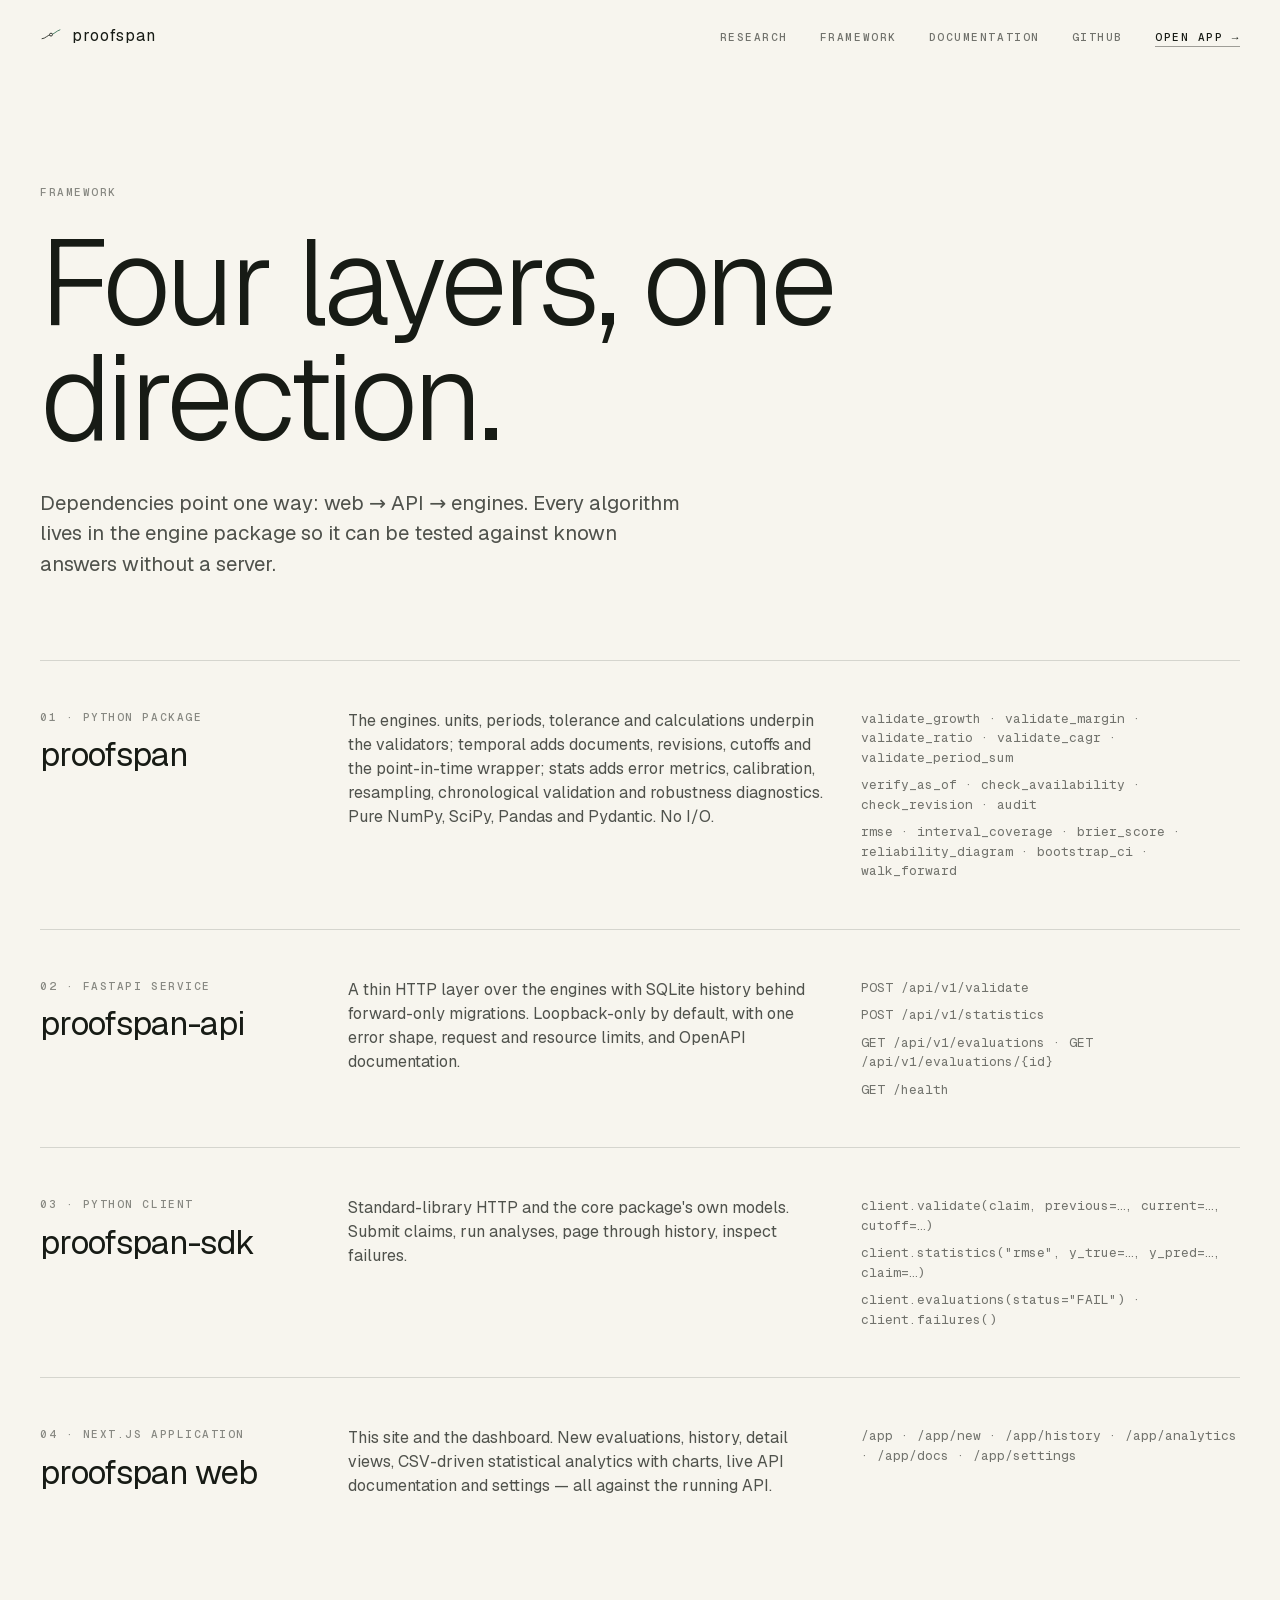
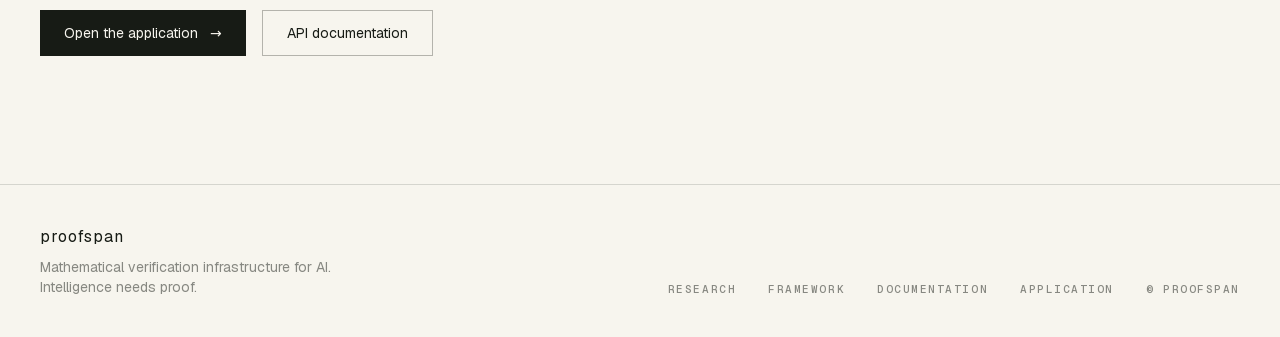
<file: framework/index.html>
<!DOCTYPE html><html lang="en" class="gBkbeW_variable _464_ba_variable h-full antialiased"><head><meta charSet="utf-8"/><meta name="viewport" content="width=device-width, initial-scale=1"/><link rel="preload" href="/_next/static/media/797e433ab948586e-s.p.0r6juujl39pe6.woff2" as="font" crossorigin="" type="font/woff2"/><link rel="preload" href="/_next/static/media/caa3a2e1cccd8315-s.p.0wgildi0cnwt9.woff2" as="font" crossorigin="" type="font/woff2"/><link rel="preload" as="image" href="/logo-mark.svg"/><link rel="stylesheet" href="/_next/static/chunks/42exnxzm2zopz.css" data-precedence="next"/><link rel="preload" as="script" fetchPriority="low" href="/_next/static/chunks/0hy5urf737ouz.js"/><script src="/_next/static/chunks/28-dez2198rwe.js" async=""></script><script src="/_next/static/chunks/0s7mvllxht1mo.js" async=""></script><script src="/_next/static/chunks/turbopack-3-ry682tkyiqk.js" async=""></script><script src="/_next/static/chunks/0umf92h1sb77c.js" async=""></script><script src="/_next/static/chunks/2mj-0u9nkawxi.js" async=""></script><meta name="next-size-adjust" content=""/><meta name="theme-color" content="#f7f5ee"/><title>Framework — proofspan</title><meta name="description" content="Mathematical verification infrastructure for AI. Proofspan recomputes, dates, and stress-tests the numbers in AI-generated financial research."/><link rel="icon" href="/favicon.ico?favicon.117ezoe8m31dk.ico" sizes="48x48" type="image/x-icon"/><link rel="icon" href="/logo-mark.svg"/><script src="/_next/static/chunks/0cz1d0mv5g_q7.js" noModule=""></script></head><body class="flex min-h-full flex-col"><div hidden=""><!--$--><!--/$--></div><header class="relative z-20 text-ink"><nav aria-label="Primary" class="mx-auto flex w-full max-w-[1400px] items-center justify-between px-5 py-6 md:px-10"><a class="wordmark flex items-center gap-2.5 lowercase" href="/"><img alt="" width="22" height="22" decoding="async" data-nimg="1" style="color:transparent" src="/logo-mark.svg"/>proofspan</a><ul class="hidden items-center gap-8 md:flex"><li><a class="t-label transition-colors text-ink/60 hover:text-ink" href="/research/">Research</a></li><li><a class="t-label transition-colors text-ink/60 hover:text-ink" href="/framework/">Framework</a></li><li><a class="t-label transition-colors text-ink/60 hover:text-ink" href="/docs/">Documentation</a></li><li><a title="Source is currently private; see Documentation → Source" class="t-label transition-colors text-ink/60 hover:text-ink" href="/docs/#source">GitHub</a></li><li><a class="t-label border-b pb-0.5 transition-colors border-ink/40 hover:border-ink" href="/app/">Open app →</a></li></ul><button type="button" aria-expanded="false" aria-controls="mobile-nav" class="t-label md:hidden">Menu</button></nav></header><main class="flex-1"><section class="mx-auto w-full max-w-[1400px] px-5 pb-20 pt-16 md:px-10 md:pt-28"><p class="t-label text-ink/50">Framework</p><h1 class="t-display mt-6 max-w-[12ch]">Four layers, one direction.</h1><p class="t-lede mt-8 max-w-[46ch] text-ink/75">Dependencies point one way: web → API → engines. Every algorithm lives in the engine package so it can be tested against known answers without a server.</p></section><section class="mx-auto w-full max-w-[1400px] px-5 pb-32 md:px-10"><ol class="flex flex-col"><li class="grid gap-6 border-t border-ink/15 py-12 md:grid-cols-12 md:gap-8"><div class="md:col-span-3"><p class="t-label text-ink/50">0<!-- -->1<!-- --> · <!-- -->Python package</p><h2 class="t-title mt-3 lowercase">proofspan</h2></div><p class="max-w-[56ch] text-ink/75 md:col-span-5">The engines. units, periods, tolerance and calculations underpin the validators; temporal adds documents, revisions, cutoffs and the point-in-time wrapper; stats adds error metrics, calibration, resampling, chronological validation and robustness diagnostics. Pure NumPy, SciPy, Pandas and Pydantic. No I/O.</p><ul class="t-mono flex flex-col gap-2 text-ink/60 md:col-span-4"><li>validate_growth · validate_margin · validate_ratio · validate_cagr · validate_period_sum</li><li>verify_as_of · check_availability · check_revision · audit</li><li>rmse · interval_coverage · brier_score · reliability_diagram · bootstrap_ci · walk_forward</li></ul></li><li class="grid gap-6 border-t border-ink/15 py-12 md:grid-cols-12 md:gap-8"><div class="md:col-span-3"><p class="t-label text-ink/50">0<!-- -->2<!-- --> · <!-- -->FastAPI service</p><h2 class="t-title mt-3 lowercase">proofspan-api</h2></div><p class="max-w-[56ch] text-ink/75 md:col-span-5">A thin HTTP layer over the engines with SQLite history behind forward-only migrations. Loopback-only by default, with one error shape, request and resource limits, and OpenAPI documentation.</p><ul class="t-mono flex flex-col gap-2 text-ink/60 md:col-span-4"><li>POST /api/v1/validate</li><li>POST /api/v1/statistics</li><li>GET /api/v1/evaluations · GET /api/v1/evaluations/{id}</li><li>GET /health</li></ul></li><li class="grid gap-6 border-t border-ink/15 py-12 md:grid-cols-12 md:gap-8"><div class="md:col-span-3"><p class="t-label text-ink/50">0<!-- -->3<!-- --> · <!-- -->Python client</p><h2 class="t-title mt-3 lowercase">proofspan-sdk</h2></div><p class="max-w-[56ch] text-ink/75 md:col-span-5">Standard-library HTTP and the core package&#x27;s own models. Submit claims, run analyses, page through history, inspect failures.</p><ul class="t-mono flex flex-col gap-2 text-ink/60 md:col-span-4"><li>client.validate(claim, previous=…, current=…, cutoff=…)</li><li>client.statistics(&quot;rmse&quot;, y_true=…, y_pred=…, claim=…)</li><li>client.evaluations(status=&quot;FAIL&quot;) · client.failures()</li></ul></li><li class="grid gap-6 border-t border-ink/15 py-12 md:grid-cols-12 md:gap-8"><div class="md:col-span-3"><p class="t-label text-ink/50">0<!-- -->4<!-- --> · <!-- -->Next.js application</p><h2 class="t-title mt-3 lowercase">proofspan web</h2></div><p class="max-w-[56ch] text-ink/75 md:col-span-5">This site and the dashboard. New evaluations, history, detail views, CSV-driven statistical analytics with charts, live API documentation and settings — all against the running API.</p><ul class="t-mono flex flex-col gap-2 text-ink/60 md:col-span-4"><li>/app · /app/new · /app/history · /app/analytics · /app/docs · /app/settings</li></ul></li></ol><div class="mt-16 flex flex-wrap gap-4"><a class="inline-flex items-center gap-3 bg-ink px-6 py-3 text-sm text-paper hover:opacity-85" href="/app/">Open the application <span aria-hidden="true">→</span></a><a class="inline-flex items-center gap-3 border border-ink/30 px-6 py-3 text-sm hover:border-ink" href="/docs/">API documentation</a></div></section></main><footer class="border-t border-ink/15"><div class="mx-auto flex w-full max-w-[1400px] flex-col gap-6 px-5 py-10 md:flex-row md:items-end md:justify-between md:px-10"><div><p class="wordmark lowercase">proofspan</p><p class="mt-2 max-w-xs text-sm text-ink/50">Mathematical verification infrastructure for AI. Intelligence needs proof.</p></div><ul class="t-label flex flex-wrap gap-x-8 gap-y-3 text-ink/50"><li><a href="/research/">Research</a></li><li><a href="/framework/">Framework</a></li><li><a href="/docs/">Documentation</a></li><li><a href="/app/">Application</a></li><li>© proofspan</li></ul></div></footer><!--$--><!--/$--><script id="_R_">(globalThis["TURBOPACK"] || (globalThis["TURBOPACK"] = [])).push({"otherChunks":["static/chunks/0hy5urf737ouz.js","static/chunks/28-dez2198rwe.js","static/chunks/0s7mvllxht1mo.js"],"runtimeModuleIds":[94553]});</script><script src="/_next/static/chunks/0hy5urf737ouz.js" async=""></script><script>(self.__next_f=self.__next_f||[]).push([0])</script><script>self.__next_f.push([1,"1:\"$Sreact.fragment\"\n2:\"/_next/static/chunks/0umf92h1sb77c.js\"\n3:I[39756,[\"$2\"],\"default\"]\n4:I[37457,[\"$2\"],\"default\"]\n8:\"/_next/static/chunks/2mj-0u9nkawxi.js\"\n9:I[81331,[\"$2\",\"$8\"],\"SiteNav\"]\n11:\"ViewportBoundary\"\n12:I[97367,[\"$2\"],\"$11\"]\n14:\"MetadataBoundary\"\n15:I[97367,[\"$2\"],\"$14\"]\n16:\"$Sreact.suspense\"\n18:I[68027,[\"$2\"],\"default\",1]\n:HL[\"/_next/static/chunks/42exnxzm2zopz.css\",\"style\"]\n:HL[\"/_next/static/media/797e433ab948586e-s.p.0r6juujl39pe6.woff2\",\"font\",{\"crossOrigin\":\"\",\"type\":\"font/woff2\"}]\n:HL[\"/_next/static/media/caa3a2e1cccd8315-s.p.0wgildi0cnwt9.woff2\",\"font\",{\"crossOrigin\":\"\",\"type\":\"font/woff2\"}]\n6:X\n"])</script><script>self.__next_f.push([1,"7:[[\"children\",{\"s\":\"__PAGE__\",\"h\":512,\"d\":{\"r\":[\"$\",\"$1\",\"c\",{\"children\":[[[\"$\",\"$L9\",null,{}],[\"$\",\"main\",null,{\"className\":\"flex-1\",\"children\":[[\"$\",\"section\",null,{\"className\":\"mx-auto w-full max-w-[1400px] px-5 pb-20 pt-16 md:px-10 md:pt-28\",\"children\":[[\"$\",\"p\",null,{\"className\":\"t-label text-ink/50\",\"children\":\"Framework\"}],[\"$\",\"h1\",null,{\"className\":\"t-display mt-6 max-w-[12ch]\",\"children\":\"Four layers, one direction.\"}],[\"$\",\"p\",null,{\"className\":\"t-lede mt-8 max-w-[46ch] text-ink/75\",\"children\":\"Dependencies point one way: web → API → engines. Every algorithm lives in the engine package so it can be tested against known answers without a server.\"}]]}],[\"$\",\"section\",null,{\"className\":\"mx-auto w-full max-w-[1400px] px-5 pb-32 md:px-10\",\"children\":[[\"$\",\"ol\",null,{\"className\":\"flex flex-col\",\"children\":[[\"$\",\"li\",\"proofspan\",{\"className\":\"grid gap-6 border-t border-ink/15 py-12 md:grid-cols-12 md:gap-8\",\"children\":[[\"$\",\"div\",null,{\"className\":\"md:col-span-3\",\"children\":[[\"$\",\"p\",null,{\"className\":\"t-label text-ink/50\",\"children\":[\"0\",1,\" · \",\"Python package\"]}],[\"$\",\"h2\",null,{\"className\":\"t-title mt-3 lowercase\",\"children\":\"proofspan\"}]]}],[\"$\",\"p\",null,{\"className\":\"max-w-[56ch] text-ink/75 md:col-span-5\",\"children\":\"The engines. units, periods, tolerance and calculations underpin the validators; temporal adds documents, revisions, cutoffs and the point-in-time wrapper; stats adds error metrics, calibration, resampling, chronological validation and robustness diagnostics. Pure NumPy, SciPy, Pandas and Pydantic. No I/O.\"}],[\"$\",\"ul\",null,{\"className\":\"t-mono flex flex-col gap-2 text-ink/60 md:col-span-4\",\"children\":[[\"$\",\"li\",\"validate_growth · validate_margin · validate_ratio · validate_cagr · validate_period_sum\",{\"children\":\"validate_growth · validate_margin · validate_ratio · validate_cagr · validate_period_sum\"}],[\"$\",\"li\",\"verify_as_of · check_availability · check_revision · audit\",{\"children\":\"verify_as_of · check_availability · check_revision · audit\"}],[\"$\",\"li\",\"rmse · interval_coverage · brier_score · reliability_diagram · bootstrap_ci · walk_forward\",{\"children\":\"rmse · interval_coverage · brier_score · reliability_diagram · bootstrap_ci · walk_forward\"}]]}]]}],\"$La\",\"$Lb\",\"$Lc\"]}],\"$Ld\"]}]]}],\"$Le\"],[\"$Lf\"],\"$L10\"]}],\"p\":false,\"v\":null}}]]\n"])</script><script>self.__next_f.push([1,"5:[[\"children\",{\"s\":\"framework\",\"h\":512,\"d\":{\"r\":[\"$\",\"$1\",\"c\",{\"children\":[null,[\"$\",\"$L3\",null,{\"parallelRouterKey\":\"children\",\"error\":\"$undefined\",\"errorStyles\":\"$undefined\",\"errorScripts\":\"$undefined\",\"template\":[\"$\",\"$L4\",null,{}],\"templateStyles\":\"$undefined\",\"templateScripts\":\"$undefined\",\"notFound\":\"$undefined\",\"forbidden\":\"$undefined\",\"unauthorized\":\"$undefined\"}]]}],\"p\":false,\"v\":\"$6\"},\"c\":\"$Q7\"}]]\n"])</script><script>self.__next_f.push([1,"0:{\"P\":null,\"c\":[\"\",\"framework\",\"\"],\"q\":\"\",\"i\":false,\"t\":{\"t\":{\"s\":\"\",\"h\":528,\"d\":{\"r\":[\"$\",\"$1\",\"c\",{\"children\":[[[\"$\",\"link\",\"0\",{\"rel\":\"stylesheet\",\"href\":\"/_next/static/chunks/42exnxzm2zopz.css\",\"precedence\":\"next\",\"crossOrigin\":\"$undefined\",\"nonce\":\"$undefined\"}],[\"$\",\"script\",\"script-0\",{\"src\":\"/_next/static/chunks/0umf92h1sb77c.js\",\"async\":true,\"nonce\":\"$undefined\"}]],[\"$\",\"html\",null,{\"lang\":\"en\",\"className\":\"gBkbeW_variable _464_ba_variable h-full antialiased\",\"children\":[\"$\",\"body\",null,{\"className\":\"flex min-h-full flex-col\",\"children\":[\"$\",\"$L3\",null,{\"parallelRouterKey\":\"children\",\"error\":\"$undefined\",\"errorStyles\":\"$undefined\",\"errorScripts\":\"$undefined\",\"template\":[\"$\",\"$L4\",null,{}],\"templateStyles\":\"$undefined\",\"templateScripts\":\"$undefined\",\"notFound\":[[[\"$\",\"title\",null,{\"children\":\"404: This page could not be found.\"}],[\"$\",\"div\",null,{\"style\":{\"fontFamily\":\"system-ui,\\\"Segoe UI\\\",Roboto,Helvetica,Arial,sans-serif,\\\"Apple Color Emoji\\\",\\\"Segoe UI Emoji\\\"\",\"height\":\"100vh\",\"textAlign\":\"center\",\"display\":\"flex\",\"flexDirection\":\"column\",\"alignItems\":\"center\",\"justifyContent\":\"center\"},\"children\":[\"$\",\"div\",null,{\"children\":[[\"$\",\"style\",null,{\"dangerouslySetInnerHTML\":{\"__html\":\"body{color:#000;background:#fff;margin:0}.next-error-h1{border-right:1px solid rgba(0,0,0,.3)}@media (prefers-color-scheme:dark){body{color:#fff;background:#000}.next-error-h1{border-right:1px solid rgba(255,255,255,.3)}}\"}}],[\"$\",\"h1\",null,{\"className\":\"next-error-h1\",\"style\":{\"display\":\"inline-block\",\"margin\":\"0 20px 0 0\",\"padding\":\"0 23px 0 0\",\"fontSize\":24,\"fontWeight\":500,\"verticalAlign\":\"top\",\"lineHeight\":\"49px\"},\"children\":404}],[\"$\",\"div\",null,{\"style\":{\"display\":\"inline-block\"},\"children\":[\"$\",\"h2\",null,{\"style\":{\"fontSize\":14,\"fontWeight\":400,\"lineHeight\":\"49px\",\"margin\":0},\"children\":\"This page could not be found.\"}]}]]}]}]],[]],\"forbidden\":\"$undefined\",\"unauthorized\":\"$undefined\"}]}]}]]}],\"p\":false,\"v\":null},\"c\":\"$Q5\"},\"h\":{\"r\":[\"$\",\"$1\",\"h\",{\"children\":[null,[\"$\",\"$L12\",null,{\"children\":\"$L13\"}],[\"$\",\"$L15\",null,{\"children\":[[\"$\",\"div\",null,{\"hidden\":true,\"children\":[\"$\",\"$16\",null,{\"name\":\"Next.Metadata\",\"children\":\"$L17\"}]}],null]}],[\"$\",\"meta\",null,{\"name\":\"next-size-adjust\",\"content\":\"\"}]]}],\"p\":false,\"v\":null}},\"m\":\"$undefined\",\"G\":[\"$18\",[[\"$\",\"link\",\"0\",{\"rel\":\"stylesheet\",\"href\":\"/_next/static/chunks/42exnxzm2zopz.css\",\"precedence\":\"next\",\"crossOrigin\":\"$undefined\",\"nonce\":\"$undefined\"}]]],\"S\":true,\"r\":\"$undefined\",\"s\":\"$undefined\",\"a\":\"$undefined\",\"l\":\"$undefined\",\"p\":\"$undefined\",\"d\":\"$undefined\",\"b\":\"kmPN401QXyLlZGsbjBmzg\"}\n"])</script><script>self.__next_f.push([1,"19:I[22016,[\"$2\",\"$8\"],\"\"]\n1a:I[97367,[\"$2\"],\"OutletBoundary\"]\n6:C\na:[\"$\",\"li\",\"proofspan-api\",{\"className\":\"grid gap-6 border-t border-ink/15 py-12 md:grid-cols-12 md:gap-8\",\"children\":[[\"$\",\"div\",null,{\"className\":\"md:col-span-3\",\"children\":[[\"$\",\"p\",null,{\"className\":\"t-label text-ink/50\",\"children\":[\"0\",2,\" · \",\"FastAPI service\"]}],[\"$\",\"h2\",null,{\"className\":\"t-title mt-3 lowercase\",\"children\":\"proofspan-api\"}]]}],[\"$\",\"p\",null,{\"className\":\"max-w-[56ch] text-ink/75 md:col-span-5\",\"children\":\"A thin HTTP layer over the engines with SQLite history behind forward-only migrations. Loopback-only by default, with one error shape, request and resource limits, and OpenAPI documentation.\"}],[\"$\",\"ul\",null,{\"className\":\"t-mono flex flex-col gap-2 text-ink/60 md:col-span-4\",\"children\":[[\"$\",\"li\",\"POST /api/v1/validate\",{\"children\":\"POST /api/v1/validate\"}],[\"$\",\"li\",\"POST /api/v1/statistics\",{\"children\":\"POST /api/v1/statistics\"}],[\"$\",\"li\",\"GET /api/v1/evaluations · GET /api/v1/evaluations/{id}\",{\"children\":\"GET /api/v1/evaluations · GET /api/v1/evaluations/{id}\"}],[\"$\",\"li\",\"GET /health\",{\"children\":\"GET /health\"}]]}]]}]\nb:[\"$\",\"li\",\"proofspan-sdk\",{\"className\":\"grid gap-6 border-t border-ink/15 py-12 md:grid-cols-12 md:gap-8\",\"children\":[[\"$\",\"div\",null,{\"className\":\"md:col-span-3\",\"children\":[[\"$\",\"p\",null,{\"className\":\"t-label text-ink/50\",\"children\":[\"0\",3,\" · \",\"Python client\"]}],[\"$\",\"h2\",null,{\"className\":\"t-title mt-3 lowercase\",\"children\":\"proofspan-sdk\"}]]}],[\"$\",\"p\",null,{\"className\":\"max-w-[56ch] text-ink/75 md:col-span-5\",\"children\":\"Standard-library HTTP and the core package's own models. Submit claims, run analyses, page through history, inspect failures.\"}],[\"$\",\"ul\",null,{\"className\":\"t-mono flex flex-col gap-2 text-ink/60 md:col-span-4\",\"children\":[[\"$\",\"li\",\"client.validate(claim, previous=…, current=…, cutoff=…)\",{\"children\":\"client.validate(claim, previous=…, current=…, cutoff=…)\"}],[\"$\",\"li\",\"client.statistics(\\\"rmse\\\", y_true=…, y_pred=…, claim=…)\",{\"children\":\"client.statistics(\\\"rmse\\\", y_true=…, y_pred=…, claim=…)\"}],[\"$\",\"li\",\"client.evaluations(status=\\\"FAIL\\\") · client.failures()\",{\"children\":\"client.evaluations(status=\\\"FAIL\\\") · client.failures()\"}]]}]]}]\nc:[\"$\",\"li\",\"proofspan web\",{\"className\":\"grid gap-6 border-t border-ink/15 py-12 md:grid-cols-12 md:gap-8\",\"children\":[[\"$\",\"div\",null,{\"className\":\"md:col-span-3\",\"children\":[[\"$\",\"p\",null,{\"className\":\"t-label text-ink/50\",\"children\":[\"0\",4,\" · \",\"Next.js application\"]}],[\"$\",\"h2\",null,{\"className\":\"t-title mt-3 lowercase\",\"children\":\"proofspan web\"}]]}],[\"$\",\"p\",null,{\"className\":\"max-w-[56ch] text-ink/75 md:col-span-5\",\"children\":\"This site and the dashboard. New evaluations, history, detail views, CSV-driven statistical analytics with charts, live API documentation and settings — all against the running API.\"}],[\"$\",\"ul\",null,{\"className\":\"t-mono flex flex-col gap-2 text-ink/60 md:col-span-4\",\"children\":[[\"$\",\"li\",\"/app · /app/new · /app/history · /app/analytics · /app/docs · /app/settings\",{\"children\":\"/app · /app/new · /app/history · /app/analytics · /app/docs · /app/settings\"}]]}]]}]\nd:[\"$\",\"div\",null,{\"className\":\"mt-16 flex flex-wrap gap-4\",\"children\":[[\"$\",\"$L19\",null,{\"href\":\"/app\",\"className\":\"inline-flex items-center gap-3 bg-ink px-6 py-3 text-sm text-paper hover:opacity-85\",\"children\":[\"Open the application \",[\"$\",\"span\",null,{\"aria-hidden\":true,\"children\":\"→\"}]]}],[\"$\",\"$L19\",null,{\"href\":\"/docs\",\"className\":\"inline-flex items-center gap-3 border border-ink/30 px-6 py-3 text-sm hover:border-ink\",\"children\":\"API documentation\"}]]}]\ne:[\"$\",\"footer\",null,{\"className\":\"border-t border-ink/15\",\"children\":[\"$\",\"div\",null,{\"className\":\"mx-auto flex w-full max-w-[1400px] flex-col gap-6 px-5 py-10 md:flex-row md:items-end md:justify-between md:px-10\",\"children\":[[\"$\",\"div\",null,{\"children\":[[\"$\",\"p\",null,{\"className\":\"wordmark lowercase\",\"children\":\"proofspan\"}],[\"$\",\"p\",null,{\"className\":\"mt-2 max-w-xs text-sm text-ink/50\",\"children\":\"Mathematical verification infrastructure for AI. Intel"])</script><script>self.__next_f.push([1,"ligence needs proof.\"}]]}],[\"$\",\"ul\",null,{\"className\":\"t-label flex flex-wrap gap-x-8 gap-y-3 text-ink/50\",\"children\":[[\"$\",\"li\",null,{\"children\":[\"$\",\"$L19\",null,{\"href\":\"/research\",\"children\":\"Research\"}]}],[\"$\",\"li\",null,{\"children\":[\"$\",\"$L19\",null,{\"href\":\"/framework\",\"children\":\"Framework\"}]}],[\"$\",\"li\",null,{\"children\":[\"$\",\"$L19\",null,{\"href\":\"/docs\",\"children\":\"Documentation\"}]}],[\"$\",\"li\",null,{\"children\":[\"$\",\"$L19\",null,{\"href\":\"/app\",\"children\":\"Application\"}]}],[\"$\",\"li\",null,{\"children\":\"© proofspan\"}]]}]]}]}]\nf:[\"$\",\"script\",\"script-0\",{\"src\":\"/_next/static/chunks/2mj-0u9nkawxi.js\",\"async\":true,\"nonce\":\"$undefined\"}]\n10:[\"$\",\"$L1a\",null,{\"children\":[\"$\",\"$16\",null,{\"name\":\"Next.MetadataOutlet\",\"children\":\"$@1b\"}]}]\n"])</script><script>self.__next_f.push([1,"13:[[\"$\",\"meta\",\"0\",{\"charSet\":\"utf-8\"}],[\"$\",\"meta\",\"1\",{\"name\":\"viewport\",\"content\":\"width=device-width, initial-scale=1\"}],[\"$\",\"meta\",\"2\",{\"name\":\"theme-color\",\"content\":\"#f7f5ee\"}]]\n"])</script><script>self.__next_f.push([1,"1c:I[27201,[\"$2\"],\"IconMark\"]\n17:[[\"$\",\"title\",\"0\",{\"children\":\"Framework — proofspan\"}],[\"$\",\"meta\",\"1\",{\"name\":\"description\",\"content\":\"Mathematical verification infrastructure for AI. Proofspan recomputes, dates, and stress-tests the numbers in AI-generated financial research.\"}],[\"$\",\"link\",\"2\",{\"rel\":\"icon\",\"href\":\"/favicon.ico?favicon.117ezoe8m31dk.ico\",\"sizes\":\"48x48\",\"type\":\"image/x-icon\"}],[\"$\",\"link\",\"3\",{\"rel\":\"icon\",\"href\":\"/logo-mark.svg\"}],[\"$\",\"$L1c\",\"4\",{}]]\n1b:null\n"])</script></body></html>
</file>
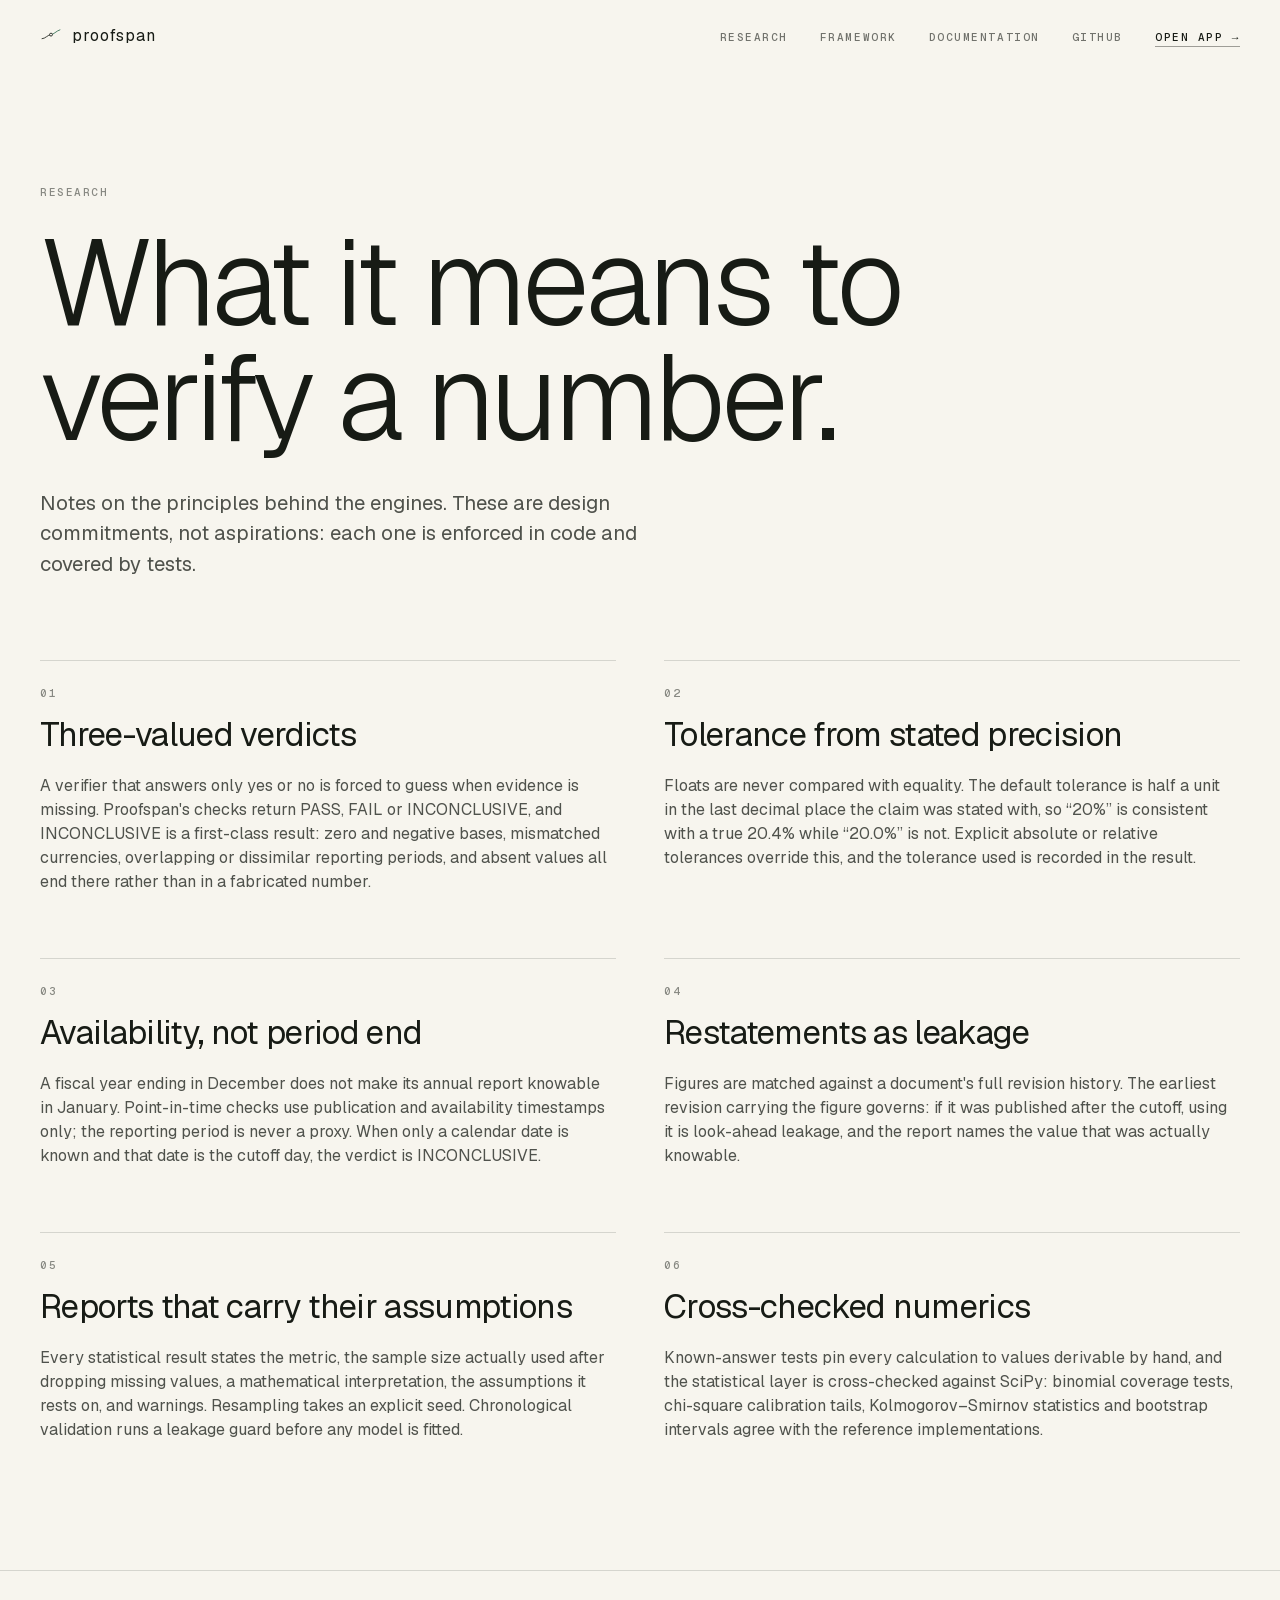
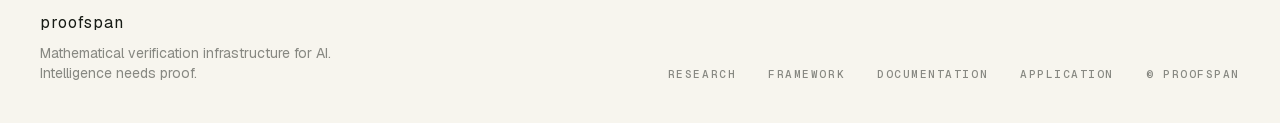
<file: research/index.html>
<!DOCTYPE html><html lang="en" class="gBkbeW_variable _464_ba_variable h-full antialiased"><head><meta charSet="utf-8"/><meta name="viewport" content="width=device-width, initial-scale=1"/><link rel="preload" href="/_next/static/media/797e433ab948586e-s.p.0r6juujl39pe6.woff2" as="font" crossorigin="" type="font/woff2"/><link rel="preload" href="/_next/static/media/caa3a2e1cccd8315-s.p.0wgildi0cnwt9.woff2" as="font" crossorigin="" type="font/woff2"/><link rel="preload" as="image" href="/logo-mark.svg"/><link rel="stylesheet" href="/_next/static/chunks/42exnxzm2zopz.css" data-precedence="next"/><link rel="preload" as="script" fetchPriority="low" href="/_next/static/chunks/0hy5urf737ouz.js"/><script src="/_next/static/chunks/28-dez2198rwe.js" async=""></script><script src="/_next/static/chunks/0s7mvllxht1mo.js" async=""></script><script src="/_next/static/chunks/turbopack-3-ry682tkyiqk.js" async=""></script><script src="/_next/static/chunks/0umf92h1sb77c.js" async=""></script><script src="/_next/static/chunks/2mj-0u9nkawxi.js" async=""></script><meta name="next-size-adjust" content=""/><meta name="theme-color" content="#f7f5ee"/><title>Research — proofspan</title><meta name="description" content="Mathematical verification infrastructure for AI. Proofspan recomputes, dates, and stress-tests the numbers in AI-generated financial research."/><link rel="icon" href="/favicon.ico?favicon.117ezoe8m31dk.ico" sizes="48x48" type="image/x-icon"/><link rel="icon" href="/logo-mark.svg"/><script src="/_next/static/chunks/0cz1d0mv5g_q7.js" noModule=""></script></head><body class="flex min-h-full flex-col"><div hidden=""><!--$--><!--/$--></div><header class="relative z-20 text-ink"><nav aria-label="Primary" class="mx-auto flex w-full max-w-[1400px] items-center justify-between px-5 py-6 md:px-10"><a class="wordmark flex items-center gap-2.5 lowercase" href="/"><img alt="" width="22" height="22" decoding="async" data-nimg="1" style="color:transparent" src="/logo-mark.svg"/>proofspan</a><ul class="hidden items-center gap-8 md:flex"><li><a class="t-label transition-colors text-ink/60 hover:text-ink" href="/research/">Research</a></li><li><a class="t-label transition-colors text-ink/60 hover:text-ink" href="/framework/">Framework</a></li><li><a class="t-label transition-colors text-ink/60 hover:text-ink" href="/docs/">Documentation</a></li><li><a title="Source is currently private; see Documentation → Source" class="t-label transition-colors text-ink/60 hover:text-ink" href="/docs/#source">GitHub</a></li><li><a class="t-label border-b pb-0.5 transition-colors border-ink/40 hover:border-ink" href="/app/">Open app →</a></li></ul><button type="button" aria-expanded="false" aria-controls="mobile-nav" class="t-label md:hidden">Menu</button></nav></header><main class="flex-1"><section class="mx-auto w-full max-w-[1400px] px-5 pb-20 pt-16 md:px-10 md:pt-28"><p class="t-label text-ink/50">Research</p><h1 class="t-display mt-6 max-w-[14ch]">What it means to verify a number.</h1><p class="t-lede mt-8 max-w-[46ch] text-ink/75">Notes on the principles behind the engines. These are design commitments, not aspirations: each one is enforced in code and covered by tests.</p></section><section class="mx-auto w-full max-w-[1400px] px-5 pb-32 md:px-10"><ol class="grid gap-x-12 gap-y-16 md:grid-cols-2"><li class="border-t border-ink/15 pt-6"><p class="t-label text-ink/50">01</p><h2 class="t-title mt-4">Three-valued verdicts</h2><p class="mt-5 max-w-[52ch] text-ink/75">A verifier that answers only yes or no is forced to guess when evidence is missing. Proofspan&#x27;s checks return PASS, FAIL or INCONCLUSIVE, and INCONCLUSIVE is a first-class result: zero and negative bases, mismatched currencies, overlapping or dissimilar reporting periods, and absent values all end there rather than in a fabricated number.</p></li><li class="border-t border-ink/15 pt-6"><p class="t-label text-ink/50">02</p><h2 class="t-title mt-4">Tolerance from stated precision</h2><p class="mt-5 max-w-[52ch] text-ink/75">Floats are never compared with equality. The default tolerance is half a unit in the last decimal place the claim was stated with, so “20%” is consistent with a true 20.4% while “20.0%” is not. Explicit absolute or relative tolerances override this, and the tolerance used is recorded in the result.</p></li><li class="border-t border-ink/15 pt-6"><p class="t-label text-ink/50">03</p><h2 class="t-title mt-4">Availability, not period end</h2><p class="mt-5 max-w-[52ch] text-ink/75">A fiscal year ending in December does not make its annual report knowable in January. Point-in-time checks use publication and availability timestamps only; the reporting period is never a proxy. When only a calendar date is known and that date is the cutoff day, the verdict is INCONCLUSIVE.</p></li><li class="border-t border-ink/15 pt-6"><p class="t-label text-ink/50">04</p><h2 class="t-title mt-4">Restatements as leakage</h2><p class="mt-5 max-w-[52ch] text-ink/75">Figures are matched against a document&#x27;s full revision history. The earliest revision carrying the figure governs: if it was published after the cutoff, using it is look-ahead leakage, and the report names the value that was actually knowable.</p></li><li class="border-t border-ink/15 pt-6"><p class="t-label text-ink/50">05</p><h2 class="t-title mt-4">Reports that carry their assumptions</h2><p class="mt-5 max-w-[52ch] text-ink/75">Every statistical result states the metric, the sample size actually used after dropping missing values, a mathematical interpretation, the assumptions it rests on, and warnings. Resampling takes an explicit seed. Chronological validation runs a leakage guard before any model is fitted.</p></li><li class="border-t border-ink/15 pt-6"><p class="t-label text-ink/50">06</p><h2 class="t-title mt-4">Cross-checked numerics</h2><p class="mt-5 max-w-[52ch] text-ink/75">Known-answer tests pin every calculation to values derivable by hand, and the statistical layer is cross-checked against SciPy: binomial coverage tests, chi-square calibration tails, Kolmogorov–Smirnov statistics and bootstrap intervals agree with the reference implementations.</p></li></ol></section></main><footer class="border-t border-ink/15"><div class="mx-auto flex w-full max-w-[1400px] flex-col gap-6 px-5 py-10 md:flex-row md:items-end md:justify-between md:px-10"><div><p class="wordmark lowercase">proofspan</p><p class="mt-2 max-w-xs text-sm text-ink/50">Mathematical verification infrastructure for AI. Intelligence needs proof.</p></div><ul class="t-label flex flex-wrap gap-x-8 gap-y-3 text-ink/50"><li><a href="/research/">Research</a></li><li><a href="/framework/">Framework</a></li><li><a href="/docs/">Documentation</a></li><li><a href="/app/">Application</a></li><li>© proofspan</li></ul></div></footer><!--$--><!--/$--><script id="_R_">(globalThis["TURBOPACK"] || (globalThis["TURBOPACK"] = [])).push({"otherChunks":["static/chunks/0hy5urf737ouz.js","static/chunks/28-dez2198rwe.js","static/chunks/0s7mvllxht1mo.js"],"runtimeModuleIds":[94553]});</script><script src="/_next/static/chunks/0hy5urf737ouz.js" async=""></script><script>(self.__next_f=self.__next_f||[]).push([0])</script><script>self.__next_f.push([1,"1:\"$Sreact.fragment\"\n2:\"/_next/static/chunks/0umf92h1sb77c.js\"\n3:I[39756,[\"$2\"],\"default\"]\n4:I[37457,[\"$2\"],\"default\"]\n8:\"/_next/static/chunks/2mj-0u9nkawxi.js\"\n9:I[81331,[\"$2\",\"$8\"],\"SiteNav\"]\n12:\"ViewportBoundary\"\n13:I[97367,[\"$2\"],\"$12\"]\n15:\"MetadataBoundary\"\n16:I[97367,[\"$2\"],\"$15\"]\n17:\"$Sreact.suspense\"\n19:I[68027,[\"$2\"],\"default\",1]\n:HL[\"/_next/static/chunks/42exnxzm2zopz.css\",\"style\"]\n:HL[\"/_next/static/media/797e433ab948586e-s.p.0r6juujl39pe6.woff2\",\"font\",{\"crossOrigin\":\"\",\"type\":\"font/woff2\"}]\n:HL[\"/_next/static/media/caa3a2e1cccd8315-s.p.0wgildi0cnwt9.woff2\",\"font\",{\"crossOrigin\":\"\",\"type\":\"font/woff2\"}]\n6:X\n"])</script><script>self.__next_f.push([1,"7:[[\"children\",{\"s\":\"__PAGE__\",\"h\":512,\"d\":{\"r\":[\"$\",\"$1\",\"c\",{\"children\":[[[\"$\",\"$L9\",null,{}],[\"$\",\"main\",null,{\"className\":\"flex-1\",\"children\":[[\"$\",\"section\",null,{\"className\":\"mx-auto w-full max-w-[1400px] px-5 pb-20 pt-16 md:px-10 md:pt-28\",\"children\":[[\"$\",\"p\",null,{\"className\":\"t-label text-ink/50\",\"children\":\"Research\"}],[\"$\",\"h1\",null,{\"className\":\"t-display mt-6 max-w-[14ch]\",\"children\":\"What it means to verify a number.\"}],[\"$\",\"p\",null,{\"className\":\"t-lede mt-8 max-w-[46ch] text-ink/75\",\"children\":\"Notes on the principles behind the engines. These are design commitments, not aspirations: each one is enforced in code and covered by tests.\"}]]}],[\"$\",\"section\",null,{\"className\":\"mx-auto w-full max-w-[1400px] px-5 pb-32 md:px-10\",\"children\":[\"$\",\"ol\",null,{\"className\":\"grid gap-x-12 gap-y-16 md:grid-cols-2\",\"children\":[[\"$\",\"li\",\"01\",{\"className\":\"border-t border-ink/15 pt-6\",\"children\":[[\"$\",\"p\",null,{\"className\":\"t-label text-ink/50\",\"children\":\"01\"}],[\"$\",\"h2\",null,{\"className\":\"t-title mt-4\",\"children\":\"Three-valued verdicts\"}],[\"$\",\"p\",null,{\"className\":\"mt-5 max-w-[52ch] text-ink/75\",\"children\":\"A verifier that answers only yes or no is forced to guess when evidence is missing. Proofspan's checks return PASS, FAIL or INCONCLUSIVE, and INCONCLUSIVE is a first-class result: zero and negative bases, mismatched currencies, overlapping or dissimilar reporting periods, and absent values all end there rather than in a fabricated number.\"}]]}],[\"$\",\"li\",\"02\",{\"className\":\"border-t border-ink/15 pt-6\",\"children\":[[\"$\",\"p\",null,{\"className\":\"t-label text-ink/50\",\"children\":\"02\"}],[\"$\",\"h2\",null,{\"className\":\"t-title mt-4\",\"children\":\"Tolerance from stated precision\"}],[\"$\",\"p\",null,{\"className\":\"mt-5 max-w-[52ch] text-ink/75\",\"children\":\"Floats are never compared with equality. The default tolerance is half a unit in the last decimal place the claim was stated with, so “20%” is consistent with a true 20.4% while “20.0%” is not. Explicit absolute or relative tolerances override this, and the tolerance used is recorded in the result.\"}]]}],[\"$\",\"li\",\"03\",{\"className\":\"border-t border-ink/15 pt-6\",\"children\":[[\"$\",\"p\",null,{\"className\":\"t-label text-ink/50\",\"children\":\"03\"}],\"$La\",\"$Lb\"]}],\"$Lc\",\"$Ld\",\"$Le\"]}]}]]}],\"$Lf\"],[\"$L10\"],\"$L11\"]}],\"p\":false,\"v\":null}}]]\n"])</script><script>self.__next_f.push([1,"5:[[\"children\",{\"s\":\"research\",\"h\":512,\"d\":{\"r\":[\"$\",\"$1\",\"c\",{\"children\":[null,[\"$\",\"$L3\",null,{\"parallelRouterKey\":\"children\",\"error\":\"$undefined\",\"errorStyles\":\"$undefined\",\"errorScripts\":\"$undefined\",\"template\":[\"$\",\"$L4\",null,{}],\"templateStyles\":\"$undefined\",\"templateScripts\":\"$undefined\",\"notFound\":\"$undefined\",\"forbidden\":\"$undefined\",\"unauthorized\":\"$undefined\"}]]}],\"p\":false,\"v\":\"$6\"},\"c\":\"$Q7\"}]]\n"])</script><script>self.__next_f.push([1,"0:{\"P\":null,\"c\":[\"\",\"research\",\"\"],\"q\":\"\",\"i\":false,\"t\":{\"t\":{\"s\":\"\",\"h\":528,\"d\":{\"r\":[\"$\",\"$1\",\"c\",{\"children\":[[[\"$\",\"link\",\"0\",{\"rel\":\"stylesheet\",\"href\":\"/_next/static/chunks/42exnxzm2zopz.css\",\"precedence\":\"next\",\"crossOrigin\":\"$undefined\",\"nonce\":\"$undefined\"}],[\"$\",\"script\",\"script-0\",{\"src\":\"/_next/static/chunks/0umf92h1sb77c.js\",\"async\":true,\"nonce\":\"$undefined\"}]],[\"$\",\"html\",null,{\"lang\":\"en\",\"className\":\"gBkbeW_variable _464_ba_variable h-full antialiased\",\"children\":[\"$\",\"body\",null,{\"className\":\"flex min-h-full flex-col\",\"children\":[\"$\",\"$L3\",null,{\"parallelRouterKey\":\"children\",\"error\":\"$undefined\",\"errorStyles\":\"$undefined\",\"errorScripts\":\"$undefined\",\"template\":[\"$\",\"$L4\",null,{}],\"templateStyles\":\"$undefined\",\"templateScripts\":\"$undefined\",\"notFound\":[[[\"$\",\"title\",null,{\"children\":\"404: This page could not be found.\"}],[\"$\",\"div\",null,{\"style\":{\"fontFamily\":\"system-ui,\\\"Segoe UI\\\",Roboto,Helvetica,Arial,sans-serif,\\\"Apple Color Emoji\\\",\\\"Segoe UI Emoji\\\"\",\"height\":\"100vh\",\"textAlign\":\"center\",\"display\":\"flex\",\"flexDirection\":\"column\",\"alignItems\":\"center\",\"justifyContent\":\"center\"},\"children\":[\"$\",\"div\",null,{\"children\":[[\"$\",\"style\",null,{\"dangerouslySetInnerHTML\":{\"__html\":\"body{color:#000;background:#fff;margin:0}.next-error-h1{border-right:1px solid rgba(0,0,0,.3)}@media (prefers-color-scheme:dark){body{color:#fff;background:#000}.next-error-h1{border-right:1px solid rgba(255,255,255,.3)}}\"}}],[\"$\",\"h1\",null,{\"className\":\"next-error-h1\",\"style\":{\"display\":\"inline-block\",\"margin\":\"0 20px 0 0\",\"padding\":\"0 23px 0 0\",\"fontSize\":24,\"fontWeight\":500,\"verticalAlign\":\"top\",\"lineHeight\":\"49px\"},\"children\":404}],[\"$\",\"div\",null,{\"style\":{\"display\":\"inline-block\"},\"children\":[\"$\",\"h2\",null,{\"style\":{\"fontSize\":14,\"fontWeight\":400,\"lineHeight\":\"49px\",\"margin\":0},\"children\":\"This page could not be found.\"}]}]]}]}]],[]],\"forbidden\":\"$undefined\",\"unauthorized\":\"$undefined\"}]}]}]]}],\"p\":false,\"v\":null},\"c\":\"$Q5\"},\"h\":{\"r\":[\"$\",\"$1\",\"h\",{\"children\":[null,[\"$\",\"$L13\",null,{\"children\":\"$L14\"}],[\"$\",\"$L16\",null,{\"children\":[[\"$\",\"div\",null,{\"hidden\":true,\"children\":[\"$\",\"$17\",null,{\"name\":\"Next.Metadata\",\"children\":\"$L18\"}]}],null]}],[\"$\",\"meta\",null,{\"name\":\"next-size-adjust\",\"content\":\"\"}]]}],\"p\":false,\"v\":null}},\"m\":\"$undefined\",\"G\":[\"$19\",[[\"$\",\"link\",\"0\",{\"rel\":\"stylesheet\",\"href\":\"/_next/static/chunks/42exnxzm2zopz.css\",\"precedence\":\"next\",\"crossOrigin\":\"$undefined\",\"nonce\":\"$undefined\"}]]],\"S\":true,\"r\":\"$undefined\",\"s\":\"$undefined\",\"a\":\"$undefined\",\"l\":\"$undefined\",\"p\":\"$undefined\",\"d\":\"$undefined\",\"b\":\"kmPN401QXyLlZGsbjBmzg\"}\n"])</script><script>self.__next_f.push([1,"1a:I[22016,[\"$2\",\"$8\"],\"\"]\n1b:I[97367,[\"$2\"],\"OutletBoundary\"]\n6:C\na:[\"$\",\"h2\",null,{\"className\":\"t-title mt-4\",\"children\":\"Availability, not period end\"}]\nb:[\"$\",\"p\",null,{\"className\":\"mt-5 max-w-[52ch] text-ink/75\",\"children\":\"A fiscal year ending in December does not make its annual report knowable in January. Point-in-time checks use publication and availability timestamps only; the reporting period is never a proxy. When only a calendar date is known and that date is the cutoff day, the verdict is INCONCLUSIVE.\"}]\nc:[\"$\",\"li\",\"04\",{\"className\":\"border-t border-ink/15 pt-6\",\"children\":[[\"$\",\"p\",null,{\"className\":\"t-label text-ink/50\",\"children\":\"04\"}],[\"$\",\"h2\",null,{\"className\":\"t-title mt-4\",\"children\":\"Restatements as leakage\"}],[\"$\",\"p\",null,{\"className\":\"mt-5 max-w-[52ch] text-ink/75\",\"children\":\"Figures are matched against a document's full revision history. The earliest revision carrying the figure governs: if it was published after the cutoff, using it is look-ahead leakage, and the report names the value that was actually knowable.\"}]]}]\nd:[\"$\",\"li\",\"05\",{\"className\":\"border-t border-ink/15 pt-6\",\"children\":[[\"$\",\"p\",null,{\"className\":\"t-label text-ink/50\",\"children\":\"05\"}],[\"$\",\"h2\",null,{\"className\":\"t-title mt-4\",\"children\":\"Reports that carry their assumptions\"}],[\"$\",\"p\",null,{\"className\":\"mt-5 max-w-[52ch] text-ink/75\",\"children\":\"Every statistical result states the metric, the sample size actually used after dropping missing values, a mathematical interpretation, the assumptions it rests on, and warnings. Resampling takes an explicit seed. Chronological validation runs a leakage guard before any model is fitted.\"}]]}]\ne:[\"$\",\"li\",\"06\",{\"className\":\"border-t border-ink/15 pt-6\",\"children\":[[\"$\",\"p\",null,{\"className\":\"t-label text-ink/50\",\"children\":\"06\"}],[\"$\",\"h2\",null,{\"className\":\"t-title mt-4\",\"children\":\"Cross-checked numerics\"}],[\"$\",\"p\",null,{\"className\":\"mt-5 max-w-[52ch] text-ink/75\",\"children\":\"Known-answer tests pin every calculation to values derivable by hand, and the statistical layer is cross-checked against SciPy: binomial coverage tests, chi-square calibration tails, Kolmogorov–Smirnov statistics and bootstrap intervals agree with the reference implementations.\"}]]}]\nf:[\"$\",\"footer\",null,{\"className\":\"border-t border-ink/15\",\"children\":[\"$\",\"div\",null,{\"className\":\"mx-auto flex w-full max-w-[1400px] flex-col gap-6 px-5 py-10 md:flex-row md:items-end md:justify-between md:px-10\",\"children\":[[\"$\",\"div\",null,{\"children\":[[\"$\",\"p\",null,{\"className\":\"wordmark lowercase\",\"children\":\"proofspan\"}],[\"$\",\"p\",null,{\"className\":\"mt-2 max-w-xs text-sm text-ink/50\",\"children\":\"Mathematical verification infrastructure for AI. Intelligence needs proof.\"}]]}],[\"$\",\"ul\",null,{\"className\":\"t-label flex flex-wrap gap-x-8 gap-y-3 text-ink/50\",\"children\":[[\"$\",\"li\",null,{\"children\":[\"$\",\"$L1a\",null,{\"href\":\"/research\",\"children\":\"Research\"}]}],[\"$\",\"li\",null,{\"children\":[\"$\",\"$L1a\",null,{\"href\":\"/framework\",\"children\":\"Framework\"}]}],[\"$\",\"li\",null,{\"children\":[\"$\",\"$L1a\",null,{\"href\":\"/docs\",\"children\":\"Documentation\"}]}],[\"$\",\"li\",null,{\"children\":[\"$\",\"$L1a\",null,{\"href\":\"/app\",\"children\":\"Application\"}]}],[\"$\",\"li\",null,{\"children\":\"© proofspan\"}]]}]]}]}]\n10:[\"$\",\"script\",\"script-0\",{\"src\":\"/_next/static/chunks/2mj-0u9nkawxi.js\",\"async\":true,\"nonce\":\"$undefined\"}]\n11:[\"$\",\"$L1b\",null,{\"children\":[\"$\",\"$17\",null,{\"name\":\"Next.MetadataOutlet\",\"children\":\"$@1c\"}]}]\n"])</script><script>self.__next_f.push([1,"14:[[\"$\",\"meta\",\"0\",{\"charSet\":\"utf-8\"}],[\"$\",\"meta\",\"1\",{\"name\":\"viewport\",\"content\":\"width=device-width, initial-scale=1\"}],[\"$\",\"meta\",\"2\",{\"name\":\"theme-color\",\"content\":\"#f7f5ee\"}]]\n"])</script><script>self.__next_f.push([1,"1d:I[27201,[\"$2\"],\"IconMark\"]\n18:[[\"$\",\"title\",\"0\",{\"children\":\"Research — proofspan\"}],[\"$\",\"meta\",\"1\",{\"name\":\"description\",\"content\":\"Mathematical verification infrastructure for AI. Proofspan recomputes, dates, and stress-tests the numbers in AI-generated financial research.\"}],[\"$\",\"link\",\"2\",{\"rel\":\"icon\",\"href\":\"/favicon.ico?favicon.117ezoe8m31dk.ico\",\"sizes\":\"48x48\",\"type\":\"image/x-icon\"}],[\"$\",\"link\",\"3\",{\"rel\":\"icon\",\"href\":\"/logo-mark.svg\"}],[\"$\",\"$L1d\",\"4\",{}]]\n1c:null\n"])</script></body></html>
</file>
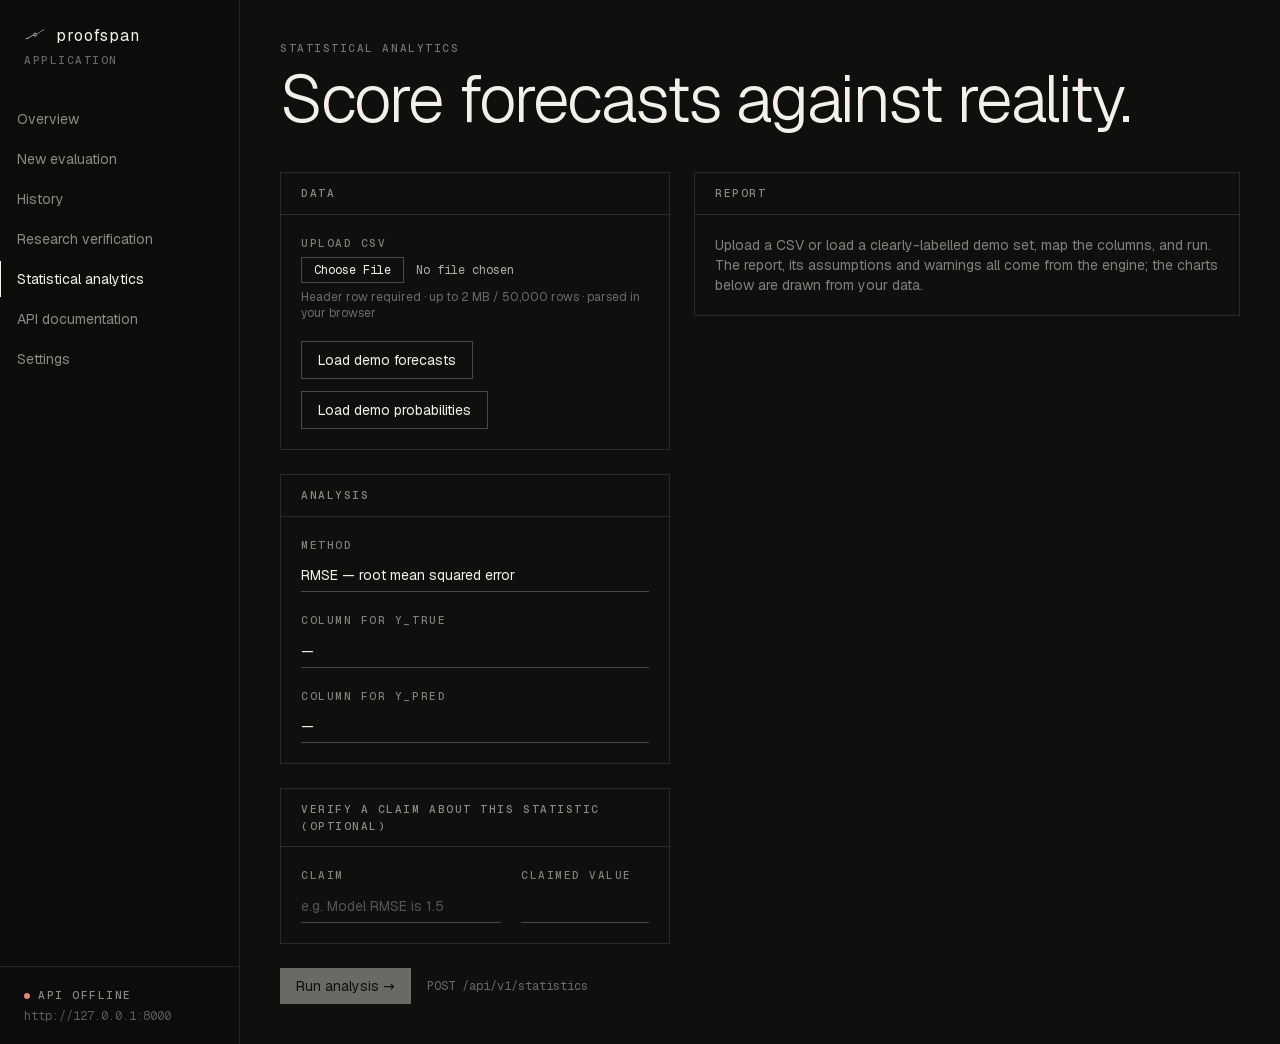
<file: app/analytics/index.html>
<!DOCTYPE html><html lang="en" class="gBkbeW_variable _464_ba_variable h-full antialiased"><head><meta charSet="utf-8"/><meta name="viewport" content="width=device-width, initial-scale=1"/><link rel="preload" href="/_next/static/media/797e433ab948586e-s.p.0r6juujl39pe6.woff2" as="font" crossorigin="" type="font/woff2"/><link rel="preload" href="/_next/static/media/caa3a2e1cccd8315-s.p.0wgildi0cnwt9.woff2" as="font" crossorigin="" type="font/woff2"/><link rel="stylesheet" href="/_next/static/chunks/42exnxzm2zopz.css" data-precedence="next"/><link rel="preload" as="script" fetchPriority="low" href="/_next/static/chunks/0hy5urf737ouz.js"/><script src="/_next/static/chunks/28-dez2198rwe.js" async=""></script><script src="/_next/static/chunks/0s7mvllxht1mo.js" async=""></script><script src="/_next/static/chunks/turbopack-3-ry682tkyiqk.js" async=""></script><script src="/_next/static/chunks/0umf92h1sb77c.js" async=""></script><script src="/_next/static/chunks/30kbdn3kl_n87.js" async=""></script><script src="/_next/static/chunks/3i7_8iz2k75k7.js" async=""></script><script src="/_next/static/chunks/43i9r23z0a6ml.js" async=""></script><script src="/_next/static/chunks/0dnbjptc-3a27.js" async=""></script><meta name="next-size-adjust" content=""/><meta name="theme-color" content="#f7f5ee"/><title>Application — proofspan</title><meta name="description" content="Mathematical verification infrastructure for AI. Proofspan recomputes, dates, and stress-tests the numbers in AI-generated financial research."/><link rel="icon" href="/favicon.ico?favicon.117ezoe8m31dk.ico" sizes="48x48" type="image/x-icon"/><link rel="icon" href="/logo-mark.svg"/><script src="/_next/static/chunks/0cz1d0mv5g_q7.js" noModule=""></script></head><body class="flex min-h-full flex-col"><div hidden=""><!--$--><!--/$--></div><!--$--><div class="dark flex min-h-screen bg-night text-bone"><aside class="hidden w-60 shrink-0 flex-col border-r border-bone/10 bg-sidebar md:flex"><div class="px-6 py-6"><a class="wordmark flex items-center gap-2.5 lowercase" href="/"><img alt="" loading="lazy" width="22" height="22" decoding="async" data-nimg="1" class="invert-[.9] hue-rotate-180" style="color:transparent" src="/logo-mark.svg"/>proofspan</a><p class="t-label mt-1 text-bone/40">application</p></div><nav aria-label="Application" class="flex-1 py-2"><ul class="flex flex-col gap-1"><li><a class="block border-l px-4 py-2 text-sm transition-colors border-transparent text-bone/55 hover:text-bone" href="/app/">Overview</a></li><li><a class="block border-l px-4 py-2 text-sm transition-colors border-transparent text-bone/55 hover:text-bone" href="/app/new/">New evaluation</a></li><li><a class="block border-l px-4 py-2 text-sm transition-colors border-transparent text-bone/55 hover:text-bone" href="/app/history/">History</a></li><li><a class="block border-l px-4 py-2 text-sm transition-colors border-transparent text-bone/55 hover:text-bone" href="/app/research/">Research verification</a></li><li><a aria-current="page" class="block border-l px-4 py-2 text-sm transition-colors border-bone text-bone" href="/app/analytics/">Statistical analytics</a></li><li><a class="block border-l px-4 py-2 text-sm transition-colors border-transparent text-bone/55 hover:text-bone" href="/app/docs/">API documentation</a></li><li><a class="block border-l px-4 py-2 text-sm transition-colors border-transparent text-bone/55 hover:text-bone" href="/app/settings/">Settings</a></li></ul></nav><div class="border-t border-bone/10 px-6 py-5"><p class="t-label flex items-center gap-2 text-bone/55"><span class="inline-block h-1.5 w-1.5 rounded-full bg-bone/40" aria-hidden="true"></span>API <!-- -->checking</p><p class="t-mono mt-1 truncate text-xs text-bone/35" title=""></p></div></aside><div class="flex min-w-0 flex-1 flex-col"><header class="flex items-center justify-between border-b border-bone/10 px-5 py-4 md:hidden"><a class="wordmark lowercase" href="/">proofspan</a><div class="flex items-center gap-4"><span class="inline-block h-1.5 w-1.5 rounded-full bg-bone/40" aria-label="API checking"></span><button type="button" class="t-label" aria-expanded="false">Menu</button></div></header><main class="flex-1 px-5 py-8 md:px-10 md:py-10"><div class="mb-10 flex flex-wrap items-end justify-between gap-6"><div><p class="t-label text-bone/45">Statistical analytics</p><h1 class="t-headline mt-2">Score forecasts against reality.</h1></div></div><div class="grid gap-6 lg:grid-cols-[minmax(0,1fr)_minmax(0,1.4fr)]"><div class="flex flex-col gap-6"><section class="border border-bone/12 "><h2 class="t-label border-b border-bone/12 px-5 py-3 text-bone/55">Data</h2><div class="px-5 py-5"><div class="flex flex-col gap-5"><label class="flex flex-col gap-1.5"><span class="t-label text-bone/50">Upload CSV</span><input type="file" accept=".csv,text/csv" class="t-mono text-xs text-bone/70 file:mr-3 file:border file:border-bone/25 file:bg-transparent file:px-3 file:py-1 file:text-bone"/><span class="text-xs text-bone/40">Header row required · up to 2 MB / 50,000 rows · parsed in your browser</span></label><div class="flex flex-wrap gap-3"><button class="inline-flex items-center gap-2 px-4 py-2 text-sm transition-opacity disabled:opacity-40 border border-bone/25 text-bone hover:border-bone " type="button">Load demo forecasts</button><button class="inline-flex items-center gap-2 px-4 py-2 text-sm transition-opacity disabled:opacity-40 border border-bone/25 text-bone hover:border-bone " type="button">Load demo probabilities</button></div></div></div></section><section class="border border-bone/12 "><h2 class="t-label border-b border-bone/12 px-5 py-3 text-bone/55">Analysis</h2><div class="px-5 py-5"><div class="flex flex-col gap-5"><label class="flex flex-col gap-1.5"><span class="t-label text-bone/50">Method</span><select class="w-full border-b border-bone/25 bg-transparent px-0 py-1.5 text-sm text-bone outline-none focus:border-bone placeholder:text-bone/30 appearance-none"><option value="rmse" selected="">RMSE — root mean squared error</option><option value="mae">MAE — mean absolute error</option><option value="interval_coverage">Prediction interval coverage</option><option value="brier_score">Brier score</option><option value="reliability_diagram">Reliability diagram / calibration</option><option value="bootstrap_ci">Bootstrap confidence interval</option><option value="block_bootstrap_ci">Block bootstrap (dependent series)</option><option value="distribution_shift">Distribution shift (KS + PSI)</option><option value="performance_stability">Performance stability across folds</option></select></label><label class="flex flex-col gap-1.5"><span class="t-label text-bone/50">Column for y_true</span><select class="w-full border-b border-bone/25 bg-transparent px-0 py-1.5 text-sm text-bone outline-none focus:border-bone placeholder:text-bone/30 appearance-none" disabled=""><option value="" selected="">—</option></select></label><label class="flex flex-col gap-1.5"><span class="t-label text-bone/50">Column for y_pred</span><select class="w-full border-b border-bone/25 bg-transparent px-0 py-1.5 text-sm text-bone outline-none focus:border-bone placeholder:text-bone/30 appearance-none" disabled=""><option value="" selected="">—</option></select></label></div></div></section><section class="border border-bone/12 "><h2 class="t-label border-b border-bone/12 px-5 py-3 text-bone/55">Verify a claim about this statistic (optional)</h2><div class="px-5 py-5"><div class="grid gap-5 sm:grid-cols-[1fr_8rem]"><label class="flex flex-col gap-1.5"><span class="t-label text-bone/50">Claim</span><input class="w-full border-b border-bone/25 bg-transparent px-0 py-1.5 text-sm text-bone outline-none focus:border-bone placeholder:text-bone/30" placeholder="e.g. Model RMSE is 1.5" value=""/></label><label class="flex flex-col gap-1.5"><span class="t-label text-bone/50">Claimed value</span><input class="w-full border-b border-bone/25 bg-transparent px-0 py-1.5 text-sm text-bone outline-none focus:border-bone placeholder:text-bone/30" inputMode="decimal" value=""/></label></div></div></section><div class="flex items-center gap-4"><button class="inline-flex items-center gap-2 px-4 py-2 text-sm transition-opacity disabled:opacity-40 bg-bone text-night hover:opacity-85 " type="button" disabled="">Run analysis →</button><span class="t-mono text-xs text-bone/40">POST /api/v1/statistics</span></div></div><div class="flex flex-col gap-6"><section class="border border-bone/12 "><h2 class="t-label border-b border-bone/12 px-5 py-3 text-bone/55">Report</h2><div class="px-5 py-5"><p class="text-sm text-bone/50">Upload a CSV or load a clearly-labelled demo set, map the columns, and run. The report, its assumptions and warnings all come from the engine; the charts below are drawn from your data.</p></div></section></div></div><!--$--><!--/$--></main></div></div><!--/$--><script id="_R_">(globalThis["TURBOPACK"] || (globalThis["TURBOPACK"] = [])).push({"otherChunks":["static/chunks/0hy5urf737ouz.js","static/chunks/28-dez2198rwe.js","static/chunks/0s7mvllxht1mo.js"],"runtimeModuleIds":[94553]});</script><script src="/_next/static/chunks/0hy5urf737ouz.js" async=""></script><script>(self.__next_f=self.__next_f||[]).push([0])</script><script>self.__next_f.push([1,"1:\"$Sreact.fragment\"\n2:\"/_next/static/chunks/0umf92h1sb77c.js\"\n3:I[39756,[\"$2\"],\"default\"]\n4:I[37457,[\"$2\"],\"default\"]\n6:\"$Sreact.suspense\"\n7:\"/_next/static/chunks/30kbdn3kl_n87.js\"\n8:\"/_next/static/chunks/3i7_8iz2k75k7.js\"\n9:I[77326,[\"$2\",\"$7\",\"$8\"],\"AppShell\"]\nd:I[47257,[\"$2\"],\"ClientPageRoot\"]\ne:\"/_next/static/chunks/43i9r23z0a6ml.js\"\nf:\"/_next/static/chunks/0dnbjptc-3a27.js\"\n10:I[8416,[\"$2\",\"$7\",\"$8\",\"$e\",\"$f\"],\"default\"]\n13:I[97367,[\"$2\"],\"OutletBoundary\"]\n15:\"ViewportBoundary\"\n16:I[97367,[\"$2\"],\"$15\"]\n18:\"MetadataBoundary\"\n19:I[97367,[\"$2\"],\"$18\"]\n1b:I[68027,[\"$2\"],\"default\",1]\n:HL[\"/_next/static/chunks/42exnxzm2zopz.css\",\"style\"]\n:HL[\"/_next/static/media/797e433ab948586e-s.p.0r6juujl39pe6.woff2\",\"font\",{\"crossOrigin\":\"\",\"type\":\"font/woff2\"}]\n:HL[\"/_next/static/media/caa3a2e1cccd8315-s.p.0wgildi0cnwt9.woff2\",\"font\",{\"crossOrigin\":\"\",\"type\":\"font/woff2\"}]\nb:X\nc:[[\"children\",{\"s\":\"__PAGE__\",\"h\":512,\"d\":{\"r\":[\"$\",\"$1\",\"c\",{\"children\":[[\"$\",\"$Ld\",null,{\"Component\":\"$10\",\"serverProvidedParams\":{\"searchParams\":{},\"params\":{},\"promises\":[\"$@11\",\"$@12\"]}}],[[\"$\",\"script\",\"script-0\",{\"src\":\"/_next/static/chunks/43i9r23z0a6ml.js\",\"async\":true,\"nonce\":\"$undefined\"}],[\"$\",\"script\",\"script-1\",{\"src\":\"/_next/static/chunks/0dnbjptc-3a27.js\",\"async\":true,\"nonce\":\"$undefined\"}]],[\"$\",\"$L13\",null,{\"children\":[\"$\",\"$6\",null,{\"name\":\"Next.MetadataOutlet\",\"children\":\"$@14\"}]}]]}],\"p\":false,\"v\":null}}]]\na:[[\"children\",{\"s\":\"analytics\",\"h\":512,\"d\":{\"r\":[\"$\",\"$1\",\"c\",{\"children\":[null,[\"$\",\"$L3\",null,{\"parallelRouterKey\":\"children\",\"error\":\"$undefined\",\"errorStyles\":\"$undefined\",\"errorScripts\":\"$undefined\",\"template\":[\"$\",\"$L4\",null,{}],\"templateStyles\":\"$undefined\",\"templateScripts\":\"$undefined\",\"notFound\":\"$undefined\",\"forbidden\":\"$undefined\",\"unauthorized\":\"$undefined\"}]]}],\"p\":false,\"v\":\"$b\"},\"c\":\"$Qc\"}]]\n5:[[\"children\",{\"s\":\"app\",\"h\":512,\"d\":{\"r\":[\"$\",\"$1\",\"c\",{\"children\":[[[\"$\",\"script\",\"script-0\",{\"src\":\"/_next/static/chunks/30kbdn3kl_n87.js\",\"async\":true,\"nonce\":\"$undefined\"}],[\"$\",\"script\",\"script-1\",{\"src\":\"/_next/static/chunks/3i7_8iz2k75k7.js\",\"async\":true,\"nonce\":\"$undefined\"}]],[\"$\",\"$6\",null,{\"fallback\":null,\"children\":[\"$\",\"$L9\",null,{\"children\":[\"$\",\"$L3\",null,{\"parallelRouterKey\":\"children\",\"error\":\"$undefined\",\"errorStyles\":\"$undefined\",\"errorScripts\":\"$undefined\",\"template\":[\"$\",\"$L4\",null,{}],\"templateStyles\":\"$undefined\",\"templateScripts\":\"$undefined\",\"notFound\":\"$undefined\",\"forbidden\":\"$undefined\",\"unauthorized\":\"$undefined\"}]}]}]]}],\"p\":false,\"v\":null},\"c\":\"$Qa\"}]]\n"])</script><script>self.__next_f.push([1,"0:{\"P\":null,\"c\":[\"\",\"app\",\"analytics\",\"\"],\"q\":\"\",\"i\":false,\"t\":{\"t\":{\"s\":\"\",\"h\":528,\"d\":{\"r\":[\"$\",\"$1\",\"c\",{\"children\":[[[\"$\",\"link\",\"0\",{\"rel\":\"stylesheet\",\"href\":\"/_next/static/chunks/42exnxzm2zopz.css\",\"precedence\":\"next\",\"crossOrigin\":\"$undefined\",\"nonce\":\"$undefined\"}],[\"$\",\"script\",\"script-0\",{\"src\":\"/_next/static/chunks/0umf92h1sb77c.js\",\"async\":true,\"nonce\":\"$undefined\"}]],[\"$\",\"html\",null,{\"lang\":\"en\",\"className\":\"gBkbeW_variable _464_ba_variable h-full antialiased\",\"children\":[\"$\",\"body\",null,{\"className\":\"flex min-h-full flex-col\",\"children\":[\"$\",\"$L3\",null,{\"parallelRouterKey\":\"children\",\"error\":\"$undefined\",\"errorStyles\":\"$undefined\",\"errorScripts\":\"$undefined\",\"template\":[\"$\",\"$L4\",null,{}],\"templateStyles\":\"$undefined\",\"templateScripts\":\"$undefined\",\"notFound\":[[[\"$\",\"title\",null,{\"children\":\"404: This page could not be found.\"}],[\"$\",\"div\",null,{\"style\":{\"fontFamily\":\"system-ui,\\\"Segoe UI\\\",Roboto,Helvetica,Arial,sans-serif,\\\"Apple Color Emoji\\\",\\\"Segoe UI Emoji\\\"\",\"height\":\"100vh\",\"textAlign\":\"center\",\"display\":\"flex\",\"flexDirection\":\"column\",\"alignItems\":\"center\",\"justifyContent\":\"center\"},\"children\":[\"$\",\"div\",null,{\"children\":[[\"$\",\"style\",null,{\"dangerouslySetInnerHTML\":{\"__html\":\"body{color:#000;background:#fff;margin:0}.next-error-h1{border-right:1px solid rgba(0,0,0,.3)}@media (prefers-color-scheme:dark){body{color:#fff;background:#000}.next-error-h1{border-right:1px solid rgba(255,255,255,.3)}}\"}}],[\"$\",\"h1\",null,{\"className\":\"next-error-h1\",\"style\":{\"display\":\"inline-block\",\"margin\":\"0 20px 0 0\",\"padding\":\"0 23px 0 0\",\"fontSize\":24,\"fontWeight\":500,\"verticalAlign\":\"top\",\"lineHeight\":\"49px\"},\"children\":404}],[\"$\",\"div\",null,{\"style\":{\"display\":\"inline-block\"},\"children\":[\"$\",\"h2\",null,{\"style\":{\"fontSize\":14,\"fontWeight\":400,\"lineHeight\":\"49px\",\"margin\":0},\"children\":\"This page could not be found.\"}]}]]}]}]],[]],\"forbidden\":\"$undefined\",\"unauthorized\":\"$undefined\"}]}]}]]}],\"p\":false,\"v\":null},\"c\":\"$Q5\"},\"h\":{\"r\":[\"$\",\"$1\",\"h\",{\"children\":[null,[\"$\",\"$L16\",null,{\"children\":\"$L17\"}],[\"$\",\"$L19\",null,{\"children\":[[\"$\",\"div\",null,{\"hidden\":true,\"children\":[\"$\",\"$6\",null,{\"name\":\"Next.Metadata\",\"children\":\"$L1a\"}]}],null]}],[\"$\",\"meta\",null,{\"name\":\"next-size-adjust\",\"content\":\"\"}]]}],\"p\":false,\"v\":null}},\"m\":\"$undefined\",\"G\":[\"$1b\",[[\"$\",\"link\",\"0\",{\"rel\":\"stylesheet\",\"href\":\"/_next/static/chunks/42exnxzm2zopz.css\",\"precedence\":\"next\",\"crossOrigin\":\"$undefined\",\"nonce\":\"$undefined\"}]]],\"S\":true,\"r\":\"$undefined\",\"s\":\"$undefined\",\"a\":\"$undefined\",\"l\":\"$undefined\",\"p\":\"$undefined\",\"d\":\"$undefined\",\"b\":\"kmPN401QXyLlZGsbjBmzg\"}\n"])</script><script>self.__next_f.push([1,"b:C\n11:{}\n12:\"$c:0:1:d:r:props:children:0:props:serverProvidedParams:params\"\n"])</script><script>self.__next_f.push([1,"17:[[\"$\",\"meta\",\"0\",{\"charSet\":\"utf-8\"}],[\"$\",\"meta\",\"1\",{\"name\":\"viewport\",\"content\":\"width=device-width, initial-scale=1\"}],[\"$\",\"meta\",\"2\",{\"name\":\"theme-color\",\"content\":\"#f7f5ee\"}]]\n"])</script><script>self.__next_f.push([1,"1c:I[27201,[\"$2\"],\"IconMark\"]\n14:null\n1a:[[\"$\",\"title\",\"0\",{\"children\":\"Application — proofspan\"}],[\"$\",\"meta\",\"1\",{\"name\":\"description\",\"content\":\"Mathematical verification infrastructure for AI. Proofspan recomputes, dates, and stress-tests the numbers in AI-generated financial research.\"}],[\"$\",\"link\",\"2\",{\"rel\":\"icon\",\"href\":\"/favicon.ico?favicon.117ezoe8m31dk.ico\",\"sizes\":\"48x48\",\"type\":\"image/x-icon\"}],[\"$\",\"link\",\"3\",{\"rel\":\"icon\",\"href\":\"/logo-mark.svg\"}],[\"$\",\"$L1c\",\"4\",{}]]\n"])</script></body></html>
</file>
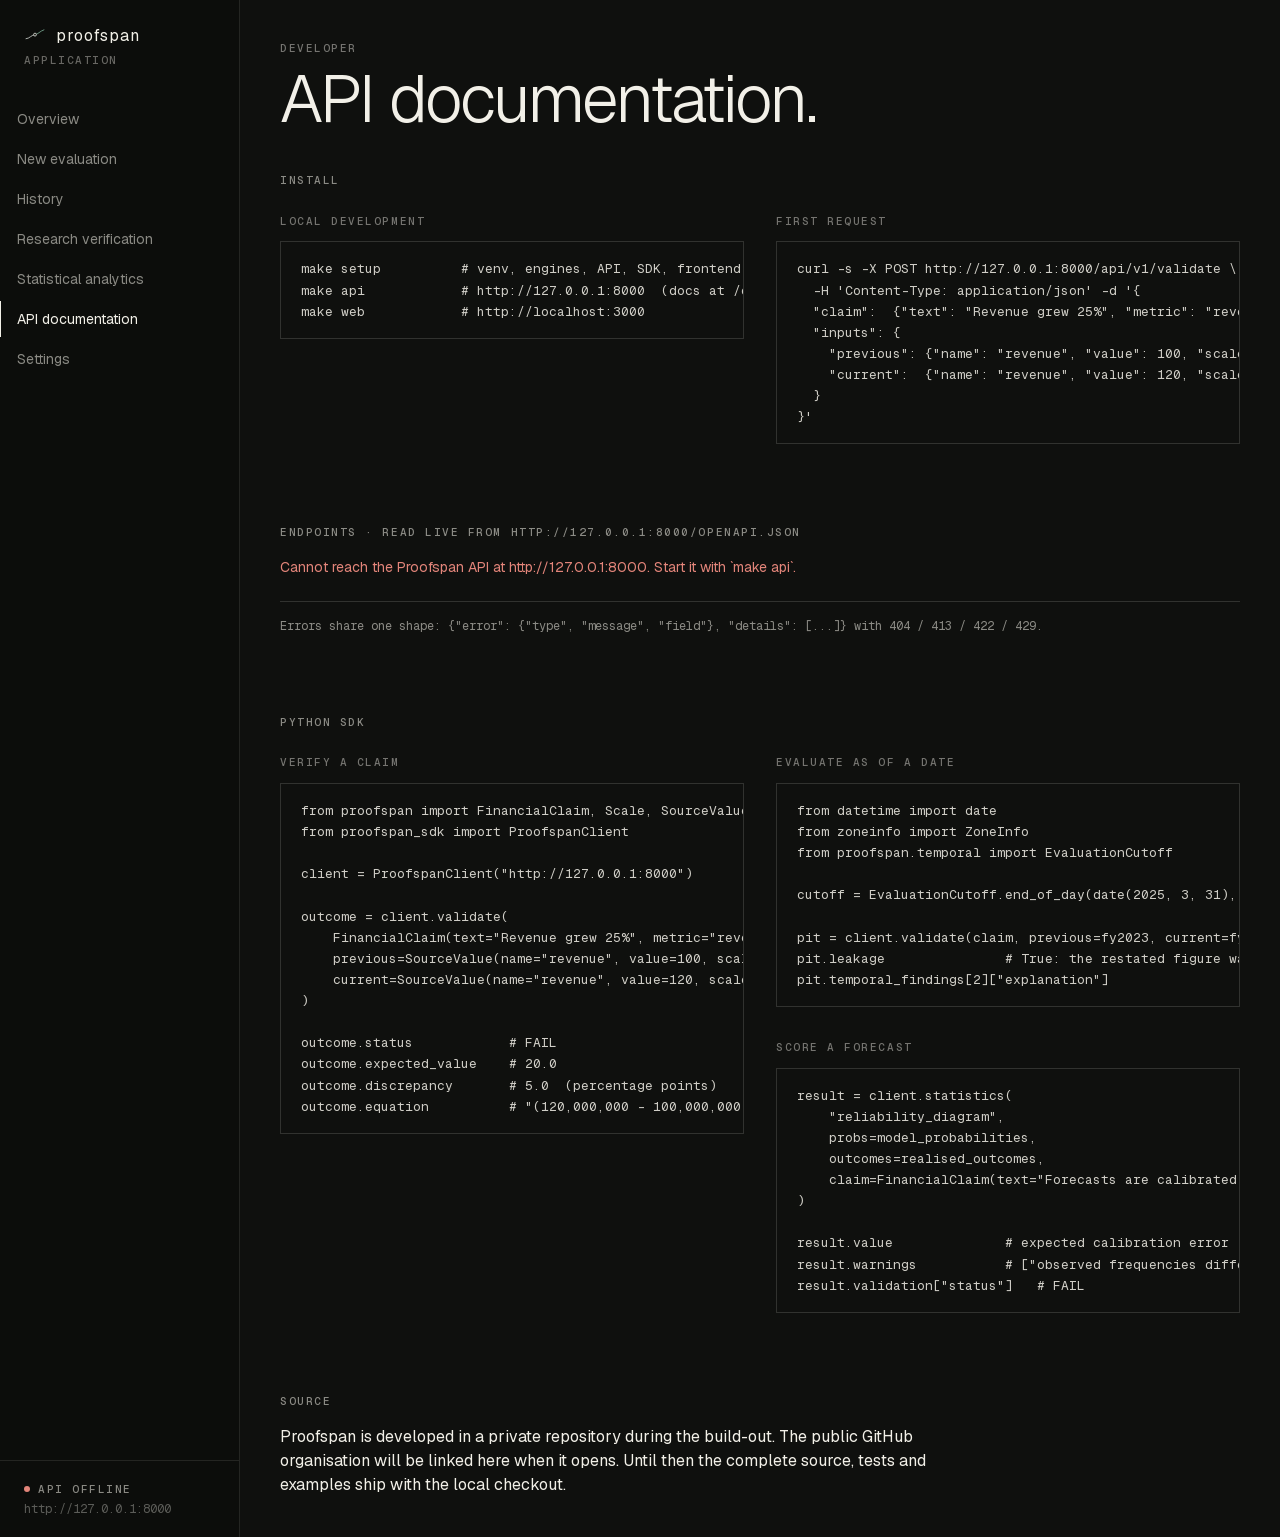
<file: app/docs/index.html>
<!DOCTYPE html><html lang="en" class="gBkbeW_variable _464_ba_variable h-full antialiased"><head><meta charSet="utf-8"/><meta name="viewport" content="width=device-width, initial-scale=1"/><link rel="preload" href="/_next/static/media/797e433ab948586e-s.p.0r6juujl39pe6.woff2" as="font" crossorigin="" type="font/woff2"/><link rel="preload" href="/_next/static/media/caa3a2e1cccd8315-s.p.0wgildi0cnwt9.woff2" as="font" crossorigin="" type="font/woff2"/><link rel="stylesheet" href="/_next/static/chunks/42exnxzm2zopz.css" data-precedence="next"/><link rel="preload" as="script" fetchPriority="low" href="/_next/static/chunks/0hy5urf737ouz.js"/><script src="/_next/static/chunks/28-dez2198rwe.js" async=""></script><script src="/_next/static/chunks/0s7mvllxht1mo.js" async=""></script><script src="/_next/static/chunks/turbopack-3-ry682tkyiqk.js" async=""></script><script src="/_next/static/chunks/0umf92h1sb77c.js" async=""></script><script src="/_next/static/chunks/30kbdn3kl_n87.js" async=""></script><script src="/_next/static/chunks/3i7_8iz2k75k7.js" async=""></script><script src="/_next/static/chunks/05a-p-7ajhozr.js" async=""></script><meta name="next-size-adjust" content=""/><meta name="theme-color" content="#f7f5ee"/><title>API documentation — proofspan</title><meta name="description" content="Mathematical verification infrastructure for AI. Proofspan recomputes, dates, and stress-tests the numbers in AI-generated financial research."/><link rel="icon" href="/favicon.ico?favicon.117ezoe8m31dk.ico" sizes="48x48" type="image/x-icon"/><link rel="icon" href="/logo-mark.svg"/><script src="/_next/static/chunks/0cz1d0mv5g_q7.js" noModule=""></script></head><body class="flex min-h-full flex-col"><div hidden=""><!--$--><!--/$--></div><!--$--><div class="dark flex min-h-screen bg-night text-bone"><aside class="hidden w-60 shrink-0 flex-col border-r border-bone/10 bg-sidebar md:flex"><div class="px-6 py-6"><a class="wordmark flex items-center gap-2.5 lowercase" href="/"><img alt="" loading="lazy" width="22" height="22" decoding="async" data-nimg="1" class="invert-[.9] hue-rotate-180" style="color:transparent" src="/logo-mark.svg"/>proofspan</a><p class="t-label mt-1 text-bone/40">application</p></div><nav aria-label="Application" class="flex-1 py-2"><ul class="flex flex-col gap-1"><li><a class="block border-l px-4 py-2 text-sm transition-colors border-transparent text-bone/55 hover:text-bone" href="/app/">Overview</a></li><li><a class="block border-l px-4 py-2 text-sm transition-colors border-transparent text-bone/55 hover:text-bone" href="/app/new/">New evaluation</a></li><li><a class="block border-l px-4 py-2 text-sm transition-colors border-transparent text-bone/55 hover:text-bone" href="/app/history/">History</a></li><li><a class="block border-l px-4 py-2 text-sm transition-colors border-transparent text-bone/55 hover:text-bone" href="/app/research/">Research verification</a></li><li><a class="block border-l px-4 py-2 text-sm transition-colors border-transparent text-bone/55 hover:text-bone" href="/app/analytics/">Statistical analytics</a></li><li><a aria-current="page" class="block border-l px-4 py-2 text-sm transition-colors border-bone text-bone" href="/app/docs/">API documentation</a></li><li><a class="block border-l px-4 py-2 text-sm transition-colors border-transparent text-bone/55 hover:text-bone" href="/app/settings/">Settings</a></li></ul></nav><div class="border-t border-bone/10 px-6 py-5"><p class="t-label flex items-center gap-2 text-bone/55"><span class="inline-block h-1.5 w-1.5 rounded-full bg-bone/40" aria-hidden="true"></span>API <!-- -->checking</p><p class="t-mono mt-1 truncate text-xs text-bone/35" title=""></p></div></aside><div class="flex min-w-0 flex-1 flex-col"><header class="flex items-center justify-between border-b border-bone/10 px-5 py-4 md:hidden"><a class="wordmark lowercase" href="/">proofspan</a><div class="flex items-center gap-4"><span class="inline-block h-1.5 w-1.5 rounded-full bg-bone/40" aria-label="API checking"></span><button type="button" class="t-label" aria-expanded="false">Menu</button></div></header><main class="flex-1 px-5 py-8 md:px-10 md:py-10"><div class="mb-10 flex flex-wrap items-end justify-between gap-6"><div><p class="t-label text-bone/45">Developer</p><h1 class="t-headline mt-2">API documentation.</h1></div></div><div class="flex flex-col gap-20"><section><p class="t-label text-bone/55">Install</p><div class="mt-6 grid gap-8 lg:grid-cols-2"><figure class="flex flex-col gap-3"><figcaption class="t-label text-bone/45">local development</figcaption><pre class="t-mono overflow-x-auto border px-5 py-4 leading-relaxed border-bone/15 text-bone/85"><code>make setup          # venv, engines, API, SDK, frontend deps
make api            # http://127.0.0.1:8000  (docs at /docs)
make web            # http://localhost:3000</code></pre></figure><figure class="flex flex-col gap-3"><figcaption class="t-label text-bone/45">first request</figcaption><pre class="t-mono overflow-x-auto border px-5 py-4 leading-relaxed border-bone/15 text-bone/85"><code>curl -s -X POST http://127.0.0.1:8000/api/v1/validate \
  -H &#x27;Content-Type: application/json&#x27; -d &#x27;{
  &quot;claim&quot;:  {&quot;text&quot;: &quot;Revenue grew 25%&quot;, &quot;metric&quot;: &quot;revenue_growth&quot;, &quot;claimed_value&quot;: 25},
  &quot;inputs&quot;: {
    &quot;previous&quot;: {&quot;name&quot;: &quot;revenue&quot;, &quot;value&quot;: 100, &quot;scale&quot;: &quot;million&quot;, &quot;currency&quot;: &quot;USD&quot;},
    &quot;current&quot;:  {&quot;name&quot;: &quot;revenue&quot;, &quot;value&quot;: 120, &quot;scale&quot;: &quot;million&quot;, &quot;currency&quot;: &quot;USD&quot;}
  }
}&#x27;</code></pre></figure></div></section><section><div class="flex flex-wrap items-baseline justify-between gap-4"><p class="t-label text-bone/55">Endpoints · read live from <!-- -->the API<!-- -->/openapi.json</p></div><ul class="mt-6 border-t border-bone/15"><li class="py-5 text-sm text-bone/55">Loading the schema…</li></ul><p class="t-mono mt-4 text-xs text-bone/55">Errors share one shape: <!-- -->{<!-- -->&quot;error&quot;: <!-- -->{<!-- -->&quot;type&quot;, &quot;message&quot;, &quot;field&quot;<!-- -->}<!-- -->, &quot;details&quot;: [...]<!-- -->}<!-- --> with 404 / 413 / 422 / 429.</p></section><section><p class="t-label text-bone/55">Python SDK</p><div class="mt-6 grid gap-8 lg:grid-cols-2"><figure class="flex flex-col gap-3"><figcaption class="t-label text-bone/45">verify a claim</figcaption><pre class="t-mono overflow-x-auto border px-5 py-4 leading-relaxed border-bone/15 text-bone/85"><code>from proofspan import FinancialClaim, Scale, SourceValue, fiscal_year
from proofspan_sdk import ProofspanClient

client = ProofspanClient(&quot;http://127.0.0.1:8000&quot;)

outcome = client.validate(
    FinancialClaim(text=&quot;Revenue grew 25%&quot;, metric=&quot;revenue_growth&quot;, claimed_value=25),
    previous=SourceValue(name=&quot;revenue&quot;, value=100, scale=Scale.MILLION, period=fiscal_year(2024)),
    current=SourceValue(name=&quot;revenue&quot;, value=120, scale=Scale.MILLION, period=fiscal_year(2025)),
)

outcome.status            # FAIL
outcome.expected_value    # 20.0
outcome.discrepancy       # 5.0  (percentage points)
outcome.equation          # &quot;(120,000,000 - 100,000,000) / 100,000,000&quot;</code></pre></figure><div class="flex flex-col gap-8"><figure class="flex flex-col gap-3"><figcaption class="t-label text-bone/45">evaluate as of a date</figcaption><pre class="t-mono overflow-x-auto border px-5 py-4 leading-relaxed border-bone/15 text-bone/85"><code>from datetime import date
from zoneinfo import ZoneInfo
from proofspan.temporal import EvaluationCutoff

cutoff = EvaluationCutoff.end_of_day(date(2025, 3, 31), tz=ZoneInfo(&quot;America/New_York&quot;))

pit = client.validate(claim, previous=fy2023, current=fy2024_restated, cutoff=cutoff)
pit.leakage               # True: the restated figure was published 40 days after the cutoff
pit.temporal_findings[2][&quot;explanation&quot;]</code></pre></figure><figure class="flex flex-col gap-3"><figcaption class="t-label text-bone/45">score a forecast</figcaption><pre class="t-mono overflow-x-auto border px-5 py-4 leading-relaxed border-bone/15 text-bone/85"><code>result = client.statistics(
    &quot;reliability_diagram&quot;,
    probs=model_probabilities,
    outcomes=realised_outcomes,
    claim=FinancialClaim(text=&quot;Forecasts are calibrated within 1 pp&quot;, metric=&quot;ece&quot;, claimed_value=1),
)

result.value              # expected calibration error
result.warnings           # [&quot;observed frequencies differ from expected (Hosmer-Lemeshow p = ...)&quot;]
result.validation[&quot;status&quot;]   # FAIL</code></pre></figure></div></div></section><section id="source" class="scroll-mt-24"><p class="t-label text-bone/55">Source</p><p class="mt-4 max-w-[60ch]">Proofspan is developed in a private repository during the build-out. The public GitHub organisation will be linked here when it opens. Until then the complete source, tests and examples ship with the local checkout.</p></section></div><!--$--><!--/$--></main></div></div><!--/$--><script id="_R_">(globalThis["TURBOPACK"] || (globalThis["TURBOPACK"] = [])).push({"otherChunks":["static/chunks/0hy5urf737ouz.js","static/chunks/28-dez2198rwe.js","static/chunks/0s7mvllxht1mo.js"],"runtimeModuleIds":[94553]});</script><script src="/_next/static/chunks/0hy5urf737ouz.js" async=""></script><script>(self.__next_f=self.__next_f||[]).push([0])</script><script>self.__next_f.push([1,"1:\"$Sreact.fragment\"\n2:\"/_next/static/chunks/0umf92h1sb77c.js\"\n3:I[39756,[\"$2\"],\"default\"]\n4:I[37457,[\"$2\"],\"default\"]\n6:\"$Sreact.suspense\"\n7:\"/_next/static/chunks/30kbdn3kl_n87.js\"\n8:\"/_next/static/chunks/3i7_8iz2k75k7.js\"\n9:\"/_next/static/chunks/05a-p-7ajhozr.js\"\na:I[77326,[\"$2\",\"$7\",\"$8\",\"$9\"],\"AppShell\"]\ne:I[77326,[\"$2\",\"$7\",\"$8\",\"$9\"],\"PageHeader\"]\nf:I[44284,[\"$2\",\"$7\",\"$8\",\"$9\"],\"ApiDocs\"]\n10:I[97367,[\"$2\"],\"OutletBoundary\"]\n12:\"ViewportBoundary\"\n13:I[97367,[\"$2\"],\"$12\"]\n15:\"MetadataBoundary\"\n16:I[97367,[\"$2\"],\"$15\"]\n18:I[68027,[\"$2\"],\"default\",1]\n:HL[\"/_next/static/chunks/42exnxzm2zopz.css\",\"style\"]\n:HL[\"/_next/static/media/797e433ab948586e-s.p.0r6juujl39pe6.woff2\",\"font\",{\"crossOrigin\":\"\",\"type\":\"font/woff2\"}]\n:HL[\"/_next/static/media/caa3a2e1cccd8315-s.p.0wgildi0cnwt9.woff2\",\"font\",{\"crossOrigin\":\"\",\"type\":\"font/woff2\"}]\nc:X\nd:[[\"children\",{\"s\":\"__PAGE__\",\"h\":512,\"d\":{\"r\":[\"$\",\"$1\",\"c\",{\"children\":[[[\"$\",\"$Le\",null,{\"eyebrow\":\"Developer\",\"title\":\"API documentation.\"}],[\"$\",\"$Lf\",null,{\"tone\":\"night\"}]],[[\"$\",\"script\",\"script-0\",{\"src\":\"/_next/static/chunks/05a-p-7ajhozr.js\",\"async\":true,\"nonce\":\"$undefined\"}]],[\"$\",\"$L10\",null,{\"children\":[\"$\",\"$6\",null,{\"name\":\"Next.MetadataOutlet\",\"children\":\"$@11\"}]}]]}],\"p\":false,\"v\":null}}]]\nb:[[\"children\",{\"s\":\"docs\",\"h\":512,\"d\":{\"r\":[\"$\",\"$1\",\"c\",{\"children\":[null,[\"$\",\"$L3\",null,{\"parallelRouterKey\":\"children\",\"error\":\"$undefined\",\"errorStyles\":\"$undefined\",\"errorScripts\":\"$undefined\",\"template\":[\"$\",\"$L4\",null,{}],\"templateStyles\":\"$undefined\",\"templateScripts\":\"$undefined\",\"notFound\":\"$undefined\",\"forbidden\":\"$undefined\",\"unauthorized\":\"$undefined\"}]]}],\"p\":false,\"v\":\"$c\"},\"c\":\"$Qd\"}]]\n5:[[\"children\",{\"s\":\"app\",\"h\":512,\"d\":{\"r\":[\"$\",\"$1\",\"c\",{\"children\":[[[\"$\",\"script\",\"script-0\",{\"src\":\"/_next/static/chunks/30kbdn3kl_n87.js\",\"async\":true,\"nonce\":\"$undefined\"}],[\"$\",\"script\",\"script-1\",{\"src\":\"/_next/static/chunks/3i7_8iz2k75k7.js\",\"async\":true,\"nonce\":\"$undefined\"}]],[\"$\",\"$6\",null,{\"fallback\":null,\"children\":[\"$\",\"$La\",null,{\"children\":[\"$\",\"$L3\",null,{\"parallelRouterKey\":\"children\",\"error\":\"$undefined\",\"errorStyles\":\"$undefined\",\"errorScripts\":\"$undefined\",\"template\":[\"$\",\"$L4\",null,{}],\"templateStyles\":\"$undefined\",\"templateScripts\":\"$undefined\",\"notFound\":\"$undefined\",\"forbidden\":\"$undefined\",\"unauthorized\":\"$undefined\"}]}]}]]}],\"p\":false,\"v\":null},\"c\":\"$Qb\"}]]\n"])</script><script>self.__next_f.push([1,"0:{\"P\":null,\"c\":[\"\",\"app\",\"docs\",\"\"],\"q\":\"\",\"i\":false,\"t\":{\"t\":{\"s\":\"\",\"h\":528,\"d\":{\"r\":[\"$\",\"$1\",\"c\",{\"children\":[[[\"$\",\"link\",\"0\",{\"rel\":\"stylesheet\",\"href\":\"/_next/static/chunks/42exnxzm2zopz.css\",\"precedence\":\"next\",\"crossOrigin\":\"$undefined\",\"nonce\":\"$undefined\"}],[\"$\",\"script\",\"script-0\",{\"src\":\"/_next/static/chunks/0umf92h1sb77c.js\",\"async\":true,\"nonce\":\"$undefined\"}]],[\"$\",\"html\",null,{\"lang\":\"en\",\"className\":\"gBkbeW_variable _464_ba_variable h-full antialiased\",\"children\":[\"$\",\"body\",null,{\"className\":\"flex min-h-full flex-col\",\"children\":[\"$\",\"$L3\",null,{\"parallelRouterKey\":\"children\",\"error\":\"$undefined\",\"errorStyles\":\"$undefined\",\"errorScripts\":\"$undefined\",\"template\":[\"$\",\"$L4\",null,{}],\"templateStyles\":\"$undefined\",\"templateScripts\":\"$undefined\",\"notFound\":[[[\"$\",\"title\",null,{\"children\":\"404: This page could not be found.\"}],[\"$\",\"div\",null,{\"style\":{\"fontFamily\":\"system-ui,\\\"Segoe UI\\\",Roboto,Helvetica,Arial,sans-serif,\\\"Apple Color Emoji\\\",\\\"Segoe UI Emoji\\\"\",\"height\":\"100vh\",\"textAlign\":\"center\",\"display\":\"flex\",\"flexDirection\":\"column\",\"alignItems\":\"center\",\"justifyContent\":\"center\"},\"children\":[\"$\",\"div\",null,{\"children\":[[\"$\",\"style\",null,{\"dangerouslySetInnerHTML\":{\"__html\":\"body{color:#000;background:#fff;margin:0}.next-error-h1{border-right:1px solid rgba(0,0,0,.3)}@media (prefers-color-scheme:dark){body{color:#fff;background:#000}.next-error-h1{border-right:1px solid rgba(255,255,255,.3)}}\"}}],[\"$\",\"h1\",null,{\"className\":\"next-error-h1\",\"style\":{\"display\":\"inline-block\",\"margin\":\"0 20px 0 0\",\"padding\":\"0 23px 0 0\",\"fontSize\":24,\"fontWeight\":500,\"verticalAlign\":\"top\",\"lineHeight\":\"49px\"},\"children\":404}],[\"$\",\"div\",null,{\"style\":{\"display\":\"inline-block\"},\"children\":[\"$\",\"h2\",null,{\"style\":{\"fontSize\":14,\"fontWeight\":400,\"lineHeight\":\"49px\",\"margin\":0},\"children\":\"This page could not be found.\"}]}]]}]}]],[]],\"forbidden\":\"$undefined\",\"unauthorized\":\"$undefined\"}]}]}]]}],\"p\":false,\"v\":null},\"c\":\"$Q5\"},\"h\":{\"r\":[\"$\",\"$1\",\"h\",{\"children\":[null,[\"$\",\"$L13\",null,{\"children\":\"$L14\"}],[\"$\",\"$L16\",null,{\"children\":[[\"$\",\"div\",null,{\"hidden\":true,\"children\":[\"$\",\"$6\",null,{\"name\":\"Next.Metadata\",\"children\":\"$L17\"}]}],null]}],[\"$\",\"meta\",null,{\"name\":\"next-size-adjust\",\"content\":\"\"}]]}],\"p\":false,\"v\":null}},\"m\":\"$undefined\",\"G\":[\"$18\",[[\"$\",\"link\",\"0\",{\"rel\":\"stylesheet\",\"href\":\"/_next/static/chunks/42exnxzm2zopz.css\",\"precedence\":\"next\",\"crossOrigin\":\"$undefined\",\"nonce\":\"$undefined\"}]]],\"S\":true,\"r\":\"$undefined\",\"s\":\"$undefined\",\"a\":\"$undefined\",\"l\":\"$undefined\",\"p\":\"$undefined\",\"d\":\"$undefined\",\"b\":\"kmPN401QXyLlZGsbjBmzg\"}\n"])</script><script>self.__next_f.push([1,"c:C\n14:[[\"$\",\"meta\",\"0\",{\"charSet\":\"utf-8\"}],[\"$\",\"meta\",\"1\",{\"name\":\"viewport\",\"content\":\"width=device-width, initial-scale=1\"}],[\"$\",\"meta\",\"2\",{\"name\":\"theme-color\",\"content\":\"#f7f5ee\"}]]\n"])</script><script>self.__next_f.push([1,"19:I[27201,[\"$2\"],\"IconMark\"]\n11:null\n17:[[\"$\",\"title\",\"0\",{\"children\":\"API documentation — proofspan\"}],[\"$\",\"meta\",\"1\",{\"name\":\"description\",\"content\":\"Mathematical verification infrastructure for AI. Proofspan recomputes, dates, and stress-tests the numbers in AI-generated financial research.\"}],[\"$\",\"link\",\"2\",{\"rel\":\"icon\",\"href\":\"/favicon.ico?favicon.117ezoe8m31dk.ico\",\"sizes\":\"48x48\",\"type\":\"image/x-icon\"}],[\"$\",\"link\",\"3\",{\"rel\":\"icon\",\"href\":\"/logo-mark.svg\"}],[\"$\",\"$L19\",\"4\",{}]]\n"])</script></body></html>
</file>
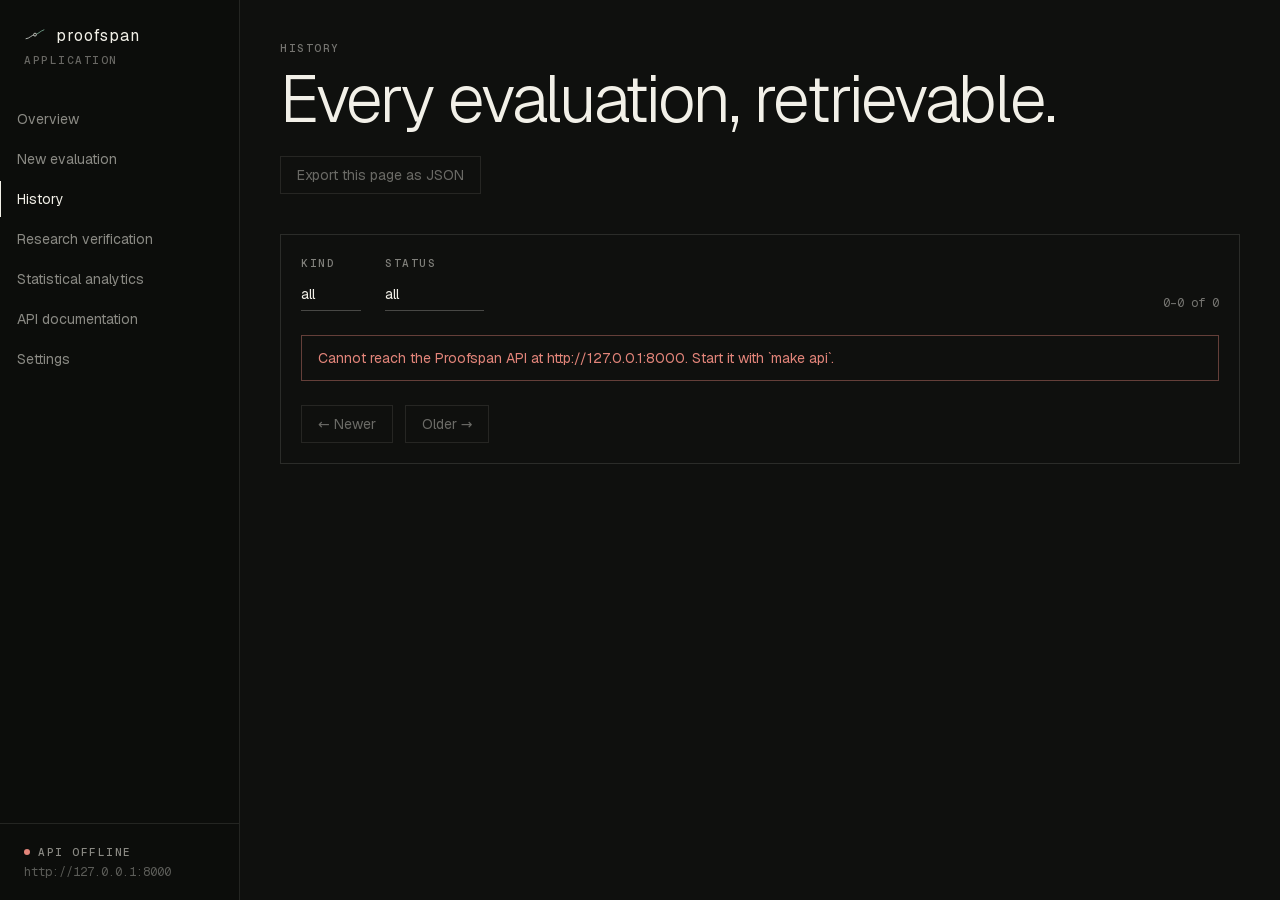
<file: app/history/index.html>
<!DOCTYPE html><html lang="en" class="gBkbeW_variable _464_ba_variable h-full antialiased"><head><meta charSet="utf-8"/><meta name="viewport" content="width=device-width, initial-scale=1"/><link rel="preload" href="/_next/static/media/797e433ab948586e-s.p.0r6juujl39pe6.woff2" as="font" crossorigin="" type="font/woff2"/><link rel="preload" href="/_next/static/media/caa3a2e1cccd8315-s.p.0wgildi0cnwt9.woff2" as="font" crossorigin="" type="font/woff2"/><link rel="stylesheet" href="/_next/static/chunks/42exnxzm2zopz.css" data-precedence="next"/><link rel="preload" as="script" fetchPriority="low" href="/_next/static/chunks/0hy5urf737ouz.js"/><script src="/_next/static/chunks/28-dez2198rwe.js" async=""></script><script src="/_next/static/chunks/0s7mvllxht1mo.js" async=""></script><script src="/_next/static/chunks/turbopack-3-ry682tkyiqk.js" async=""></script><script src="/_next/static/chunks/0umf92h1sb77c.js" async=""></script><script src="/_next/static/chunks/30kbdn3kl_n87.js" async=""></script><script src="/_next/static/chunks/3i7_8iz2k75k7.js" async=""></script><script src="/_next/static/chunks/0ma77gdmc7yka.js" async=""></script><meta name="next-size-adjust" content=""/><meta name="theme-color" content="#f7f5ee"/><title>Application — proofspan</title><meta name="description" content="Mathematical verification infrastructure for AI. Proofspan recomputes, dates, and stress-tests the numbers in AI-generated financial research."/><link rel="icon" href="/favicon.ico?favicon.117ezoe8m31dk.ico" sizes="48x48" type="image/x-icon"/><link rel="icon" href="/logo-mark.svg"/><script src="/_next/static/chunks/0cz1d0mv5g_q7.js" noModule=""></script></head><body class="flex min-h-full flex-col"><div hidden=""><!--$--><!--/$--></div><!--$--><div class="dark flex min-h-screen bg-night text-bone"><aside class="hidden w-60 shrink-0 flex-col border-r border-bone/10 bg-sidebar md:flex"><div class="px-6 py-6"><a class="wordmark flex items-center gap-2.5 lowercase" href="/"><img alt="" loading="lazy" width="22" height="22" decoding="async" data-nimg="1" class="invert-[.9] hue-rotate-180" style="color:transparent" src="/logo-mark.svg"/>proofspan</a><p class="t-label mt-1 text-bone/40">application</p></div><nav aria-label="Application" class="flex-1 py-2"><ul class="flex flex-col gap-1"><li><a class="block border-l px-4 py-2 text-sm transition-colors border-transparent text-bone/55 hover:text-bone" href="/app/">Overview</a></li><li><a class="block border-l px-4 py-2 text-sm transition-colors border-transparent text-bone/55 hover:text-bone" href="/app/new/">New evaluation</a></li><li><a aria-current="page" class="block border-l px-4 py-2 text-sm transition-colors border-bone text-bone" href="/app/history/">History</a></li><li><a class="block border-l px-4 py-2 text-sm transition-colors border-transparent text-bone/55 hover:text-bone" href="/app/research/">Research verification</a></li><li><a class="block border-l px-4 py-2 text-sm transition-colors border-transparent text-bone/55 hover:text-bone" href="/app/analytics/">Statistical analytics</a></li><li><a class="block border-l px-4 py-2 text-sm transition-colors border-transparent text-bone/55 hover:text-bone" href="/app/docs/">API documentation</a></li><li><a class="block border-l px-4 py-2 text-sm transition-colors border-transparent text-bone/55 hover:text-bone" href="/app/settings/">Settings</a></li></ul></nav><div class="border-t border-bone/10 px-6 py-5"><p class="t-label flex items-center gap-2 text-bone/55"><span class="inline-block h-1.5 w-1.5 rounded-full bg-bone/40" aria-hidden="true"></span>API <!-- -->checking</p><p class="t-mono mt-1 truncate text-xs text-bone/35" title=""></p></div></aside><div class="flex min-w-0 flex-1 flex-col"><header class="flex items-center justify-between border-b border-bone/10 px-5 py-4 md:hidden"><a class="wordmark lowercase" href="/">proofspan</a><div class="flex items-center gap-4"><span class="inline-block h-1.5 w-1.5 rounded-full bg-bone/40" aria-label="API checking"></span><button type="button" class="t-label" aria-expanded="false">Menu</button></div></header><main class="flex-1 px-5 py-8 md:px-10 md:py-10"><div class="mb-10 flex flex-wrap items-end justify-between gap-6"><div><p class="t-label text-bone/45">History</p><h1 class="t-headline mt-2">Every evaluation, retrievable.</h1></div><div class="flex flex-wrap gap-3"><button class="inline-flex items-center gap-2 px-4 py-2 text-sm transition-opacity disabled:opacity-40 border border-bone/25 text-bone hover:border-bone " disabled="">Export this page as JSON</button></div></div><section class="border border-bone/12 "><div class="px-5 py-5"><div class="mb-6 flex flex-wrap items-end gap-6"><label class="flex flex-col gap-1.5"><span class="t-label text-bone/50">Kind</span><select class="w-full border-b border-bone/25 bg-transparent px-0 py-1.5 text-sm text-bone outline-none focus:border-bone placeholder:text-bone/30 appearance-none w-40"><option value="" selected="">all</option><option value="validate">validate</option><option value="statistics">statistics</option></select></label><label class="flex flex-col gap-1.5"><span class="t-label text-bone/50">Status</span><select class="w-full border-b border-bone/25 bg-transparent px-0 py-1.5 text-sm text-bone outline-none focus:border-bone placeholder:text-bone/30 appearance-none w-40"><option value="" selected="">all</option><option value="PASS">PASS</option><option value="FAIL">FAIL</option><option value="INCONCLUSIVE">INCONCLUSIVE</option></select></label><p class="t-mono ml-auto text-xs text-bone/45">0–0 of 0</p></div><div class="mt-6 flex gap-3"><button class="inline-flex items-center gap-2 px-4 py-2 text-sm transition-opacity disabled:opacity-40 border border-bone/25 text-bone hover:border-bone " disabled="">← Newer</button><button class="inline-flex items-center gap-2 px-4 py-2 text-sm transition-opacity disabled:opacity-40 border border-bone/25 text-bone hover:border-bone " disabled="">Older →</button></div></div></section><!--$--><!--/$--></main></div></div><!--/$--><script id="_R_">(globalThis["TURBOPACK"] || (globalThis["TURBOPACK"] = [])).push({"otherChunks":["static/chunks/0hy5urf737ouz.js","static/chunks/28-dez2198rwe.js","static/chunks/0s7mvllxht1mo.js"],"runtimeModuleIds":[94553]});</script><script src="/_next/static/chunks/0hy5urf737ouz.js" async=""></script><script>(self.__next_f=self.__next_f||[]).push([0])</script><script>self.__next_f.push([1,"1:\"$Sreact.fragment\"\n2:\"/_next/static/chunks/0umf92h1sb77c.js\"\n3:I[39756,[\"$2\"],\"default\"]\n4:I[37457,[\"$2\"],\"default\"]\n6:\"$Sreact.suspense\"\n7:\"/_next/static/chunks/30kbdn3kl_n87.js\"\n8:\"/_next/static/chunks/3i7_8iz2k75k7.js\"\n9:I[77326,[\"$2\",\"$7\",\"$8\"],\"AppShell\"]\nd:I[47257,[\"$2\"],\"ClientPageRoot\"]\ne:\"/_next/static/chunks/0ma77gdmc7yka.js\"\nf:I[8546,[\"$2\",\"$7\",\"$8\",\"$e\"],\"default\"]\n12:I[97367,[\"$2\"],\"OutletBoundary\"]\n14:\"ViewportBoundary\"\n15:I[97367,[\"$2\"],\"$14\"]\n17:\"MetadataBoundary\"\n18:I[97367,[\"$2\"],\"$17\"]\n1a:I[68027,[\"$2\"],\"default\",1]\n:HL[\"/_next/static/chunks/42exnxzm2zopz.css\",\"style\"]\n:HL[\"/_next/static/media/797e433ab948586e-s.p.0r6juujl39pe6.woff2\",\"font\",{\"crossOrigin\":\"\",\"type\":\"font/woff2\"}]\n:HL[\"/_next/static/media/caa3a2e1cccd8315-s.p.0wgildi0cnwt9.woff2\",\"font\",{\"crossOrigin\":\"\",\"type\":\"font/woff2\"}]\nb:X\nc:[[\"children\",{\"s\":\"__PAGE__\",\"h\":512,\"d\":{\"r\":[\"$\",\"$1\",\"c\",{\"children\":[[\"$\",\"$Ld\",null,{\"Component\":\"$f\",\"serverProvidedParams\":{\"searchParams\":{},\"params\":{},\"promises\":[\"$@10\",\"$@11\"]}}],[[\"$\",\"script\",\"script-0\",{\"src\":\"/_next/static/chunks/0ma77gdmc7yka.js\",\"async\":true,\"nonce\":\"$undefined\"}]],[\"$\",\"$L12\",null,{\"children\":[\"$\",\"$6\",null,{\"name\":\"Next.MetadataOutlet\",\"children\":\"$@13\"}]}]]}],\"p\":false,\"v\":null}}]]\na:[[\"children\",{\"s\":\"history\",\"h\":512,\"d\":{\"r\":[\"$\",\"$1\",\"c\",{\"children\":[null,[\"$\",\"$L3\",null,{\"parallelRouterKey\":\"children\",\"error\":\"$undefined\",\"errorStyles\":\"$undefined\",\"errorScripts\":\"$undefined\",\"template\":[\"$\",\"$L4\",null,{}],\"templateStyles\":\"$undefined\",\"templateScripts\":\"$undefined\",\"notFound\":\"$undefined\",\"forbidden\":\"$undefined\",\"unauthorized\":\"$undefined\"}]]}],\"p\":false,\"v\":\"$b\"},\"c\":\"$Qc\"}]]\n5:[[\"children\",{\"s\":\"app\",\"h\":512,\"d\":{\"r\":[\"$\",\"$1\",\"c\",{\"children\":[[[\"$\",\"script\",\"script-0\",{\"src\":\"/_next/static/chunks/30kbdn3kl_n87.js\",\"async\":true,\"nonce\":\"$undefined\"}],[\"$\",\"script\",\"script-1\",{\"src\":\"/_next/static/chunks/3i7_8iz2k75k7.js\",\"async\":true,\"nonce\":\"$undefined\"}]],[\"$\",\"$6\",null,{\"fallback\":null,\"children\":[\"$\",\"$L9\",null,{\"children\":[\"$\",\"$L3\",null,{\"parallelRouterKey\":\"children\",\"error\":\"$undefined\",\"errorStyles\":\"$undefined\",\"errorScripts\":\"$undefined\",\"template\":[\"$\",\"$L4\",null,{}],\"templateStyles\":\"$undefined\",\"templateScripts\":\"$undefined\",\"notFound\":\"$undefined\",\"forbidden\":\"$undefined\",\"unauthorized\":\"$undefined\"}]}]}]]}],\"p\":false,\"v\":null},\"c\":\"$Qa\"}]]\n"])</script><script>self.__next_f.push([1,"0:{\"P\":null,\"c\":[\"\",\"app\",\"history\",\"\"],\"q\":\"\",\"i\":false,\"t\":{\"t\":{\"s\":\"\",\"h\":528,\"d\":{\"r\":[\"$\",\"$1\",\"c\",{\"children\":[[[\"$\",\"link\",\"0\",{\"rel\":\"stylesheet\",\"href\":\"/_next/static/chunks/42exnxzm2zopz.css\",\"precedence\":\"next\",\"crossOrigin\":\"$undefined\",\"nonce\":\"$undefined\"}],[\"$\",\"script\",\"script-0\",{\"src\":\"/_next/static/chunks/0umf92h1sb77c.js\",\"async\":true,\"nonce\":\"$undefined\"}]],[\"$\",\"html\",null,{\"lang\":\"en\",\"className\":\"gBkbeW_variable _464_ba_variable h-full antialiased\",\"children\":[\"$\",\"body\",null,{\"className\":\"flex min-h-full flex-col\",\"children\":[\"$\",\"$L3\",null,{\"parallelRouterKey\":\"children\",\"error\":\"$undefined\",\"errorStyles\":\"$undefined\",\"errorScripts\":\"$undefined\",\"template\":[\"$\",\"$L4\",null,{}],\"templateStyles\":\"$undefined\",\"templateScripts\":\"$undefined\",\"notFound\":[[[\"$\",\"title\",null,{\"children\":\"404: This page could not be found.\"}],[\"$\",\"div\",null,{\"style\":{\"fontFamily\":\"system-ui,\\\"Segoe UI\\\",Roboto,Helvetica,Arial,sans-serif,\\\"Apple Color Emoji\\\",\\\"Segoe UI Emoji\\\"\",\"height\":\"100vh\",\"textAlign\":\"center\",\"display\":\"flex\",\"flexDirection\":\"column\",\"alignItems\":\"center\",\"justifyContent\":\"center\"},\"children\":[\"$\",\"div\",null,{\"children\":[[\"$\",\"style\",null,{\"dangerouslySetInnerHTML\":{\"__html\":\"body{color:#000;background:#fff;margin:0}.next-error-h1{border-right:1px solid rgba(0,0,0,.3)}@media (prefers-color-scheme:dark){body{color:#fff;background:#000}.next-error-h1{border-right:1px solid rgba(255,255,255,.3)}}\"}}],[\"$\",\"h1\",null,{\"className\":\"next-error-h1\",\"style\":{\"display\":\"inline-block\",\"margin\":\"0 20px 0 0\",\"padding\":\"0 23px 0 0\",\"fontSize\":24,\"fontWeight\":500,\"verticalAlign\":\"top\",\"lineHeight\":\"49px\"},\"children\":404}],[\"$\",\"div\",null,{\"style\":{\"display\":\"inline-block\"},\"children\":[\"$\",\"h2\",null,{\"style\":{\"fontSize\":14,\"fontWeight\":400,\"lineHeight\":\"49px\",\"margin\":0},\"children\":\"This page could not be found.\"}]}]]}]}]],[]],\"forbidden\":\"$undefined\",\"unauthorized\":\"$undefined\"}]}]}]]}],\"p\":false,\"v\":null},\"c\":\"$Q5\"},\"h\":{\"r\":[\"$\",\"$1\",\"h\",{\"children\":[null,[\"$\",\"$L15\",null,{\"children\":\"$L16\"}],[\"$\",\"$L18\",null,{\"children\":[[\"$\",\"div\",null,{\"hidden\":true,\"children\":[\"$\",\"$6\",null,{\"name\":\"Next.Metadata\",\"children\":\"$L19\"}]}],null]}],[\"$\",\"meta\",null,{\"name\":\"next-size-adjust\",\"content\":\"\"}]]}],\"p\":false,\"v\":null}},\"m\":\"$undefined\",\"G\":[\"$1a\",[[\"$\",\"link\",\"0\",{\"rel\":\"stylesheet\",\"href\":\"/_next/static/chunks/42exnxzm2zopz.css\",\"precedence\":\"next\",\"crossOrigin\":\"$undefined\",\"nonce\":\"$undefined\"}]]],\"S\":true,\"r\":\"$undefined\",\"s\":\"$undefined\",\"a\":\"$undefined\",\"l\":\"$undefined\",\"p\":\"$undefined\",\"d\":\"$undefined\",\"b\":\"kmPN401QXyLlZGsbjBmzg\"}\n"])</script><script>self.__next_f.push([1,"b:C\n10:{}\n11:\"$c:0:1:d:r:props:children:0:props:serverProvidedParams:params\"\n"])</script><script>self.__next_f.push([1,"16:[[\"$\",\"meta\",\"0\",{\"charSet\":\"utf-8\"}],[\"$\",\"meta\",\"1\",{\"name\":\"viewport\",\"content\":\"width=device-width, initial-scale=1\"}],[\"$\",\"meta\",\"2\",{\"name\":\"theme-color\",\"content\":\"#f7f5ee\"}]]\n"])</script><script>self.__next_f.push([1,"1b:I[27201,[\"$2\"],\"IconMark\"]\n13:null\n19:[[\"$\",\"title\",\"0\",{\"children\":\"Application — proofspan\"}],[\"$\",\"meta\",\"1\",{\"name\":\"description\",\"content\":\"Mathematical verification infrastructure for AI. Proofspan recomputes, dates, and stress-tests the numbers in AI-generated financial research.\"}],[\"$\",\"link\",\"2\",{\"rel\":\"icon\",\"href\":\"/favicon.ico?favicon.117ezoe8m31dk.ico\",\"sizes\":\"48x48\",\"type\":\"image/x-icon\"}],[\"$\",\"link\",\"3\",{\"rel\":\"icon\",\"href\":\"/logo-mark.svg\"}],[\"$\",\"$L1b\",\"4\",{}]]\n"])</script></body></html>
</file>
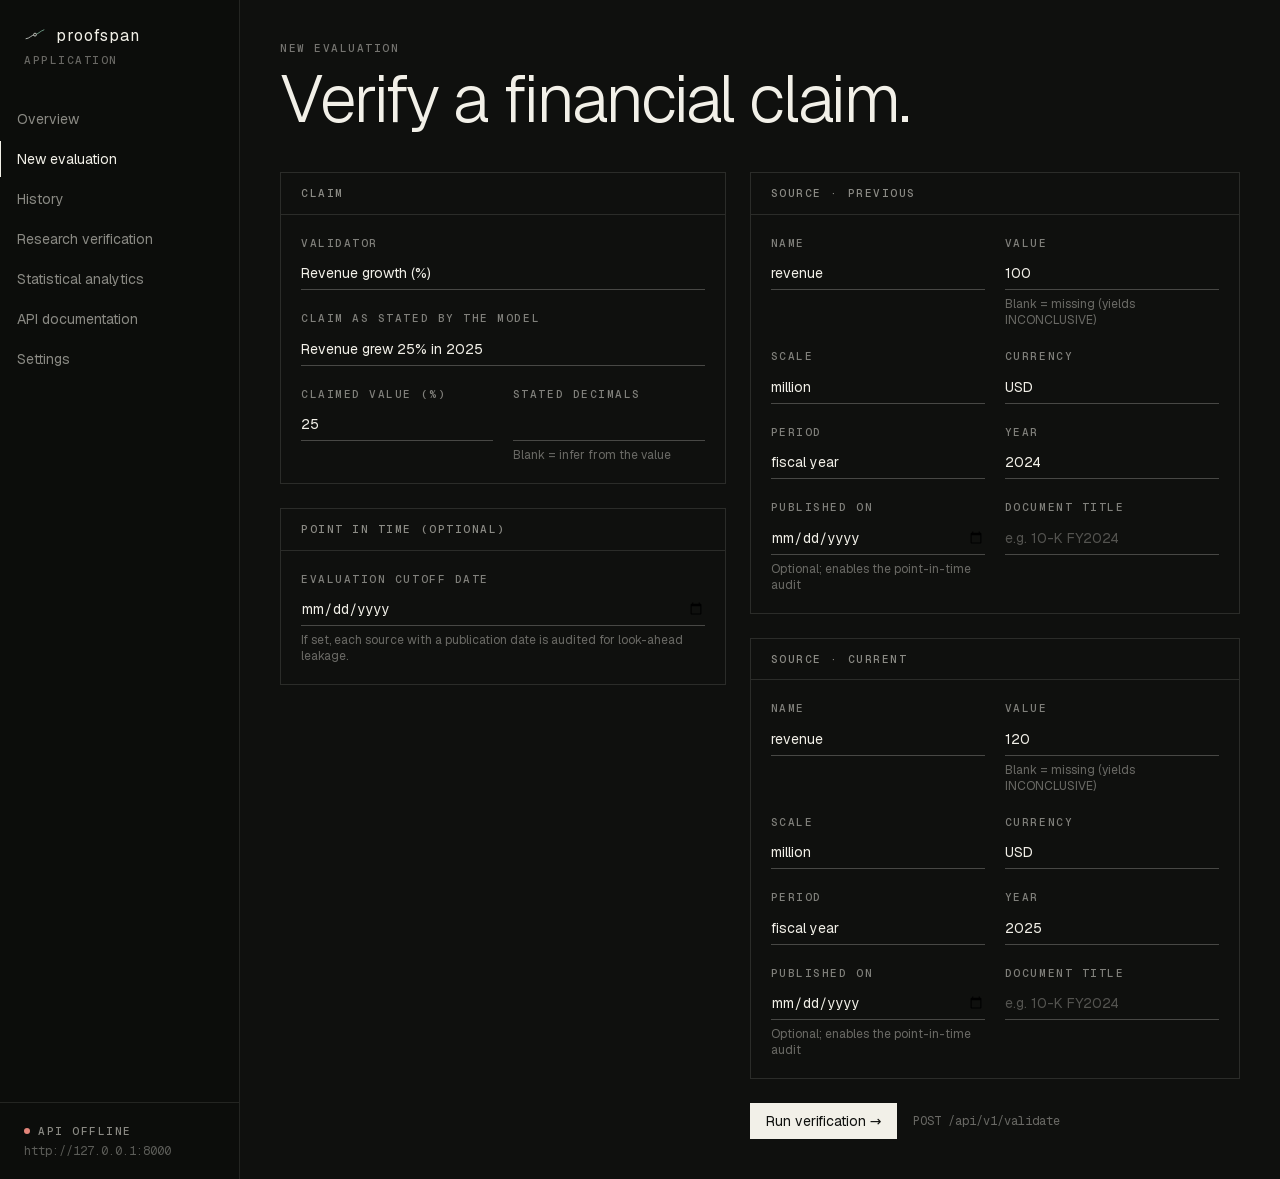
<file: app/new/index.html>
<!DOCTYPE html><html lang="en" class="gBkbeW_variable _464_ba_variable h-full antialiased"><head><meta charSet="utf-8"/><meta name="viewport" content="width=device-width, initial-scale=1"/><link rel="preload" href="/_next/static/media/797e433ab948586e-s.p.0r6juujl39pe6.woff2" as="font" crossorigin="" type="font/woff2"/><link rel="preload" href="/_next/static/media/caa3a2e1cccd8315-s.p.0wgildi0cnwt9.woff2" as="font" crossorigin="" type="font/woff2"/><link rel="stylesheet" href="/_next/static/chunks/42exnxzm2zopz.css" data-precedence="next"/><link rel="preload" as="script" fetchPriority="low" href="/_next/static/chunks/0hy5urf737ouz.js"/><script src="/_next/static/chunks/28-dez2198rwe.js" async=""></script><script src="/_next/static/chunks/0s7mvllxht1mo.js" async=""></script><script src="/_next/static/chunks/turbopack-3-ry682tkyiqk.js" async=""></script><script src="/_next/static/chunks/0umf92h1sb77c.js" async=""></script><script src="/_next/static/chunks/30kbdn3kl_n87.js" async=""></script><script src="/_next/static/chunks/3i7_8iz2k75k7.js" async=""></script><script src="/_next/static/chunks/2n8h_ow474cvo.js" async=""></script><meta name="next-size-adjust" content=""/><meta name="theme-color" content="#f7f5ee"/><title>Application — proofspan</title><meta name="description" content="Mathematical verification infrastructure for AI. Proofspan recomputes, dates, and stress-tests the numbers in AI-generated financial research."/><link rel="icon" href="/favicon.ico?favicon.117ezoe8m31dk.ico" sizes="48x48" type="image/x-icon"/><link rel="icon" href="/logo-mark.svg"/><script src="/_next/static/chunks/0cz1d0mv5g_q7.js" noModule=""></script></head><body class="flex min-h-full flex-col"><div hidden=""><!--$--><!--/$--></div><!--$--><div class="dark flex min-h-screen bg-night text-bone"><aside class="hidden w-60 shrink-0 flex-col border-r border-bone/10 bg-sidebar md:flex"><div class="px-6 py-6"><a class="wordmark flex items-center gap-2.5 lowercase" href="/"><img alt="" loading="lazy" width="22" height="22" decoding="async" data-nimg="1" class="invert-[.9] hue-rotate-180" style="color:transparent" src="/logo-mark.svg"/>proofspan</a><p class="t-label mt-1 text-bone/40">application</p></div><nav aria-label="Application" class="flex-1 py-2"><ul class="flex flex-col gap-1"><li><a class="block border-l px-4 py-2 text-sm transition-colors border-transparent text-bone/55 hover:text-bone" href="/app/">Overview</a></li><li><a aria-current="page" class="block border-l px-4 py-2 text-sm transition-colors border-bone text-bone" href="/app/new/">New evaluation</a></li><li><a class="block border-l px-4 py-2 text-sm transition-colors border-transparent text-bone/55 hover:text-bone" href="/app/history/">History</a></li><li><a class="block border-l px-4 py-2 text-sm transition-colors border-transparent text-bone/55 hover:text-bone" href="/app/research/">Research verification</a></li><li><a class="block border-l px-4 py-2 text-sm transition-colors border-transparent text-bone/55 hover:text-bone" href="/app/analytics/">Statistical analytics</a></li><li><a class="block border-l px-4 py-2 text-sm transition-colors border-transparent text-bone/55 hover:text-bone" href="/app/docs/">API documentation</a></li><li><a class="block border-l px-4 py-2 text-sm transition-colors border-transparent text-bone/55 hover:text-bone" href="/app/settings/">Settings</a></li></ul></nav><div class="border-t border-bone/10 px-6 py-5"><p class="t-label flex items-center gap-2 text-bone/55"><span class="inline-block h-1.5 w-1.5 rounded-full bg-bone/40" aria-hidden="true"></span>API <!-- -->checking</p><p class="t-mono mt-1 truncate text-xs text-bone/35" title=""></p></div></aside><div class="flex min-w-0 flex-1 flex-col"><header class="flex items-center justify-between border-b border-bone/10 px-5 py-4 md:hidden"><a class="wordmark lowercase" href="/">proofspan</a><div class="flex items-center gap-4"><span class="inline-block h-1.5 w-1.5 rounded-full bg-bone/40" aria-label="API checking"></span><button type="button" class="t-label" aria-expanded="false">Menu</button></div></header><main class="flex-1 px-5 py-8 md:px-10 md:py-10"><div class="mb-10 flex flex-wrap items-end justify-between gap-6"><div><p class="t-label text-bone/45">New evaluation</p><h1 class="t-headline mt-2">Verify a financial claim.</h1></div></div><form class="grid gap-6 lg:grid-cols-[minmax(0,1fr)_minmax(0,1.1fr)]"><div class="flex flex-col gap-6"><section class="border border-bone/12 "><h2 class="t-label border-b border-bone/12 px-5 py-3 text-bone/55">Claim</h2><div class="px-5 py-5"><div class="flex flex-col gap-5"><label class="flex flex-col gap-1.5"><span class="t-label text-bone/50">Validator</span><select class="w-full border-b border-bone/25 bg-transparent px-0 py-1.5 text-sm text-bone outline-none focus:border-bone placeholder:text-bone/30 appearance-none"><option value="revenue_growth" selected="">Revenue growth (%)</option><option value="percentage_change">Percentage change (%)</option><option value="percentage_point_difference">Percentage-point difference</option><option value="net_margin">Net margin (%)</option><option value="gross_margin">Gross margin (%)</option><option value="operating_margin">Operating margin (%)</option><option value="ratio">Ratio (x)</option><option value="cagr">CAGR (%)</option></select></label><label class="flex flex-col gap-1.5"><span class="t-label text-bone/50">Claim as stated by the model</span><input class="w-full border-b border-bone/25 bg-transparent px-0 py-1.5 text-sm text-bone outline-none focus:border-bone placeholder:text-bone/30" value="Revenue grew 25% in 2025"/></label><div class="grid grid-cols-2 gap-5"><label class="flex flex-col gap-1.5"><span class="t-label text-bone/50">Claimed value (%)</span><input class="w-full border-b border-bone/25 bg-transparent px-0 py-1.5 text-sm text-bone outline-none focus:border-bone placeholder:text-bone/30" inputMode="decimal" required="" value="25"/></label><label class="flex flex-col gap-1.5"><span class="t-label text-bone/50">Stated decimals</span><input class="w-full border-b border-bone/25 bg-transparent px-0 py-1.5 text-sm text-bone outline-none focus:border-bone placeholder:text-bone/30" inputMode="numeric" value=""/><span class="text-xs text-bone/40">Blank = infer from the value</span></label></div></div></div></section><section class="border border-bone/12 "><h2 class="t-label border-b border-bone/12 px-5 py-3 text-bone/55">Point in time (optional)</h2><div class="px-5 py-5"><label class="flex flex-col gap-1.5"><span class="t-label text-bone/50">Evaluation cutoff date</span><input class="w-full border-b border-bone/25 bg-transparent px-0 py-1.5 text-sm text-bone outline-none focus:border-bone placeholder:text-bone/30" type="date" value=""/><span class="text-xs text-bone/40">If set, each source with a publication date is audited for look-ahead leakage.</span></label></div></section></div><div class="flex flex-col gap-6"><section class="border border-bone/12 "><h2 class="t-label border-b border-bone/12 px-5 py-3 text-bone/55">Source · previous</h2><div class="px-5 py-5"><div class="grid gap-5 sm:grid-cols-2"><label class="flex flex-col gap-1.5"><span class="t-label text-bone/50">Name</span><input class="w-full border-b border-bone/25 bg-transparent px-0 py-1.5 text-sm text-bone outline-none focus:border-bone placeholder:text-bone/30" value="revenue"/></label><label class="flex flex-col gap-1.5"><span class="t-label text-bone/50">Value</span><input class="w-full border-b border-bone/25 bg-transparent px-0 py-1.5 text-sm text-bone outline-none focus:border-bone placeholder:text-bone/30" inputMode="decimal" value="100"/><span class="text-xs text-bone/40">Blank = missing (yields INCONCLUSIVE)</span></label><label class="flex flex-col gap-1.5"><span class="t-label text-bone/50">Scale</span><select class="w-full border-b border-bone/25 bg-transparent px-0 py-1.5 text-sm text-bone outline-none focus:border-bone placeholder:text-bone/30 appearance-none"><option value="ones">ones</option><option value="thousand">thousand</option><option value="million" selected="">million</option><option value="billion">billion</option></select></label><label class="flex flex-col gap-1.5"><span class="t-label text-bone/50">Currency</span><input class="w-full border-b border-bone/25 bg-transparent px-0 py-1.5 text-sm text-bone outline-none focus:border-bone placeholder:text-bone/30" value="USD"/></label><label class="flex flex-col gap-1.5"><span class="t-label text-bone/50">Period</span><div class="flex gap-3"><select class="w-full border-b border-bone/25 bg-transparent px-0 py-1.5 text-sm text-bone outline-none focus:border-bone placeholder:text-bone/30 appearance-none"><option value="fiscal_year" selected="">fiscal year</option><option value="quarter">quarter</option></select></div></label><label class="flex flex-col gap-1.5"><span class="t-label text-bone/50">Year</span><input class="w-full border-b border-bone/25 bg-transparent px-0 py-1.5 text-sm text-bone outline-none focus:border-bone placeholder:text-bone/30" inputMode="numeric" value="2024"/></label><label class="flex flex-col gap-1.5"><span class="t-label text-bone/50">Published on</span><input class="w-full border-b border-bone/25 bg-transparent px-0 py-1.5 text-sm text-bone outline-none focus:border-bone placeholder:text-bone/30" type="date" value=""/><span class="text-xs text-bone/40">Optional; enables the point-in-time audit</span></label><label class="flex flex-col gap-1.5"><span class="t-label text-bone/50">Document title</span><input class="w-full border-b border-bone/25 bg-transparent px-0 py-1.5 text-sm text-bone outline-none focus:border-bone placeholder:text-bone/30" placeholder="e.g. 10-K FY2024" value=""/></label></div></div></section><section class="border border-bone/12 "><h2 class="t-label border-b border-bone/12 px-5 py-3 text-bone/55">Source · current</h2><div class="px-5 py-5"><div class="grid gap-5 sm:grid-cols-2"><label class="flex flex-col gap-1.5"><span class="t-label text-bone/50">Name</span><input class="w-full border-b border-bone/25 bg-transparent px-0 py-1.5 text-sm text-bone outline-none focus:border-bone placeholder:text-bone/30" value="revenue"/></label><label class="flex flex-col gap-1.5"><span class="t-label text-bone/50">Value</span><input class="w-full border-b border-bone/25 bg-transparent px-0 py-1.5 text-sm text-bone outline-none focus:border-bone placeholder:text-bone/30" inputMode="decimal" value="120"/><span class="text-xs text-bone/40">Blank = missing (yields INCONCLUSIVE)</span></label><label class="flex flex-col gap-1.5"><span class="t-label text-bone/50">Scale</span><select class="w-full border-b border-bone/25 bg-transparent px-0 py-1.5 text-sm text-bone outline-none focus:border-bone placeholder:text-bone/30 appearance-none"><option value="ones">ones</option><option value="thousand">thousand</option><option value="million" selected="">million</option><option value="billion">billion</option></select></label><label class="flex flex-col gap-1.5"><span class="t-label text-bone/50">Currency</span><input class="w-full border-b border-bone/25 bg-transparent px-0 py-1.5 text-sm text-bone outline-none focus:border-bone placeholder:text-bone/30" value="USD"/></label><label class="flex flex-col gap-1.5"><span class="t-label text-bone/50">Period</span><div class="flex gap-3"><select class="w-full border-b border-bone/25 bg-transparent px-0 py-1.5 text-sm text-bone outline-none focus:border-bone placeholder:text-bone/30 appearance-none"><option value="fiscal_year" selected="">fiscal year</option><option value="quarter">quarter</option></select></div></label><label class="flex flex-col gap-1.5"><span class="t-label text-bone/50">Year</span><input class="w-full border-b border-bone/25 bg-transparent px-0 py-1.5 text-sm text-bone outline-none focus:border-bone placeholder:text-bone/30" inputMode="numeric" value="2025"/></label><label class="flex flex-col gap-1.5"><span class="t-label text-bone/50">Published on</span><input class="w-full border-b border-bone/25 bg-transparent px-0 py-1.5 text-sm text-bone outline-none focus:border-bone placeholder:text-bone/30" type="date" value=""/><span class="text-xs text-bone/40">Optional; enables the point-in-time audit</span></label><label class="flex flex-col gap-1.5"><span class="t-label text-bone/50">Document title</span><input class="w-full border-b border-bone/25 bg-transparent px-0 py-1.5 text-sm text-bone outline-none focus:border-bone placeholder:text-bone/30" placeholder="e.g. 10-K FY2024" value=""/></label></div></div></section><div class="flex items-center gap-4"><button class="inline-flex items-center gap-2 px-4 py-2 text-sm transition-opacity disabled:opacity-40 bg-bone text-night hover:opacity-85 " type="submit">Run verification →</button><span class="t-mono text-xs text-bone/40">POST /api/v1/validate</span></div></div></form><!--$--><!--/$--></main></div></div><!--/$--><script id="_R_">(globalThis["TURBOPACK"] || (globalThis["TURBOPACK"] = [])).push({"otherChunks":["static/chunks/0hy5urf737ouz.js","static/chunks/28-dez2198rwe.js","static/chunks/0s7mvllxht1mo.js"],"runtimeModuleIds":[94553]});</script><script src="/_next/static/chunks/0hy5urf737ouz.js" async=""></script><script>(self.__next_f=self.__next_f||[]).push([0])</script><script>self.__next_f.push([1,"1:\"$Sreact.fragment\"\n2:\"/_next/static/chunks/0umf92h1sb77c.js\"\n3:I[39756,[\"$2\"],\"default\"]\n4:I[37457,[\"$2\"],\"default\"]\n6:\"$Sreact.suspense\"\n7:\"/_next/static/chunks/30kbdn3kl_n87.js\"\n8:\"/_next/static/chunks/3i7_8iz2k75k7.js\"\n9:I[77326,[\"$2\",\"$7\",\"$8\"],\"AppShell\"]\nd:I[47257,[\"$2\"],\"ClientPageRoot\"]\ne:\"/_next/static/chunks/2n8h_ow474cvo.js\"\nf:I[63376,[\"$2\",\"$7\",\"$8\",\"$e\"],\"default\"]\n12:I[97367,[\"$2\"],\"OutletBoundary\"]\n14:\"ViewportBoundary\"\n15:I[97367,[\"$2\"],\"$14\"]\n17:\"MetadataBoundary\"\n18:I[97367,[\"$2\"],\"$17\"]\n1a:I[68027,[\"$2\"],\"default\",1]\n:HL[\"/_next/static/chunks/42exnxzm2zopz.css\",\"style\"]\n:HL[\"/_next/static/media/797e433ab948586e-s.p.0r6juujl39pe6.woff2\",\"font\",{\"crossOrigin\":\"\",\"type\":\"font/woff2\"}]\n:HL[\"/_next/static/media/caa3a2e1cccd8315-s.p.0wgildi0cnwt9.woff2\",\"font\",{\"crossOrigin\":\"\",\"type\":\"font/woff2\"}]\nb:X\nc:[[\"children\",{\"s\":\"__PAGE__\",\"h\":512,\"d\":{\"r\":[\"$\",\"$1\",\"c\",{\"children\":[[\"$\",\"$Ld\",null,{\"Component\":\"$f\",\"serverProvidedParams\":{\"searchParams\":{},\"params\":{},\"promises\":[\"$@10\",\"$@11\"]}}],[[\"$\",\"script\",\"script-0\",{\"src\":\"/_next/static/chunks/2n8h_ow474cvo.js\",\"async\":true,\"nonce\":\"$undefined\"}]],[\"$\",\"$L12\",null,{\"children\":[\"$\",\"$6\",null,{\"name\":\"Next.MetadataOutlet\",\"children\":\"$@13\"}]}]]}],\"p\":false,\"v\":null}}]]\na:[[\"children\",{\"s\":\"new\",\"h\":512,\"d\":{\"r\":[\"$\",\"$1\",\"c\",{\"children\":[null,[\"$\",\"$L3\",null,{\"parallelRouterKey\":\"children\",\"error\":\"$undefined\",\"errorStyles\":\"$undefined\",\"errorScripts\":\"$undefined\",\"template\":[\"$\",\"$L4\",null,{}],\"templateStyles\":\"$undefined\",\"templateScripts\":\"$undefined\",\"notFound\":\"$undefined\",\"forbidden\":\"$undefined\",\"unauthorized\":\"$undefined\"}]]}],\"p\":false,\"v\":\"$b\"},\"c\":\"$Qc\"}]]\n5:[[\"children\",{\"s\":\"app\",\"h\":512,\"d\":{\"r\":[\"$\",\"$1\",\"c\",{\"children\":[[[\"$\",\"script\",\"script-0\",{\"src\":\"/_next/static/chunks/30kbdn3kl_n87.js\",\"async\":true,\"nonce\":\"$undefined\"}],[\"$\",\"script\",\"script-1\",{\"src\":\"/_next/static/chunks/3i7_8iz2k75k7.js\",\"async\":true,\"nonce\":\"$undefined\"}]],[\"$\",\"$6\",null,{\"fallback\":null,\"children\":[\"$\",\"$L9\",null,{\"children\":[\"$\",\"$L3\",null,{\"parallelRouterKey\":\"children\",\"error\":\"$undefined\",\"errorStyles\":\"$undefined\",\"errorScripts\":\"$undefined\",\"template\":[\"$\",\"$L4\",null,{}],\"templateStyles\":\"$undefined\",\"templateScripts\":\"$undefined\",\"notFound\":\"$undefined\",\"forbidden\":\"$undefined\",\"unauthorized\":\"$undefined\"}]}]}]]}],\"p\":false,\"v\":null},\"c\":\"$Qa\"}]]\n"])</script><script>self.__next_f.push([1,"0:{\"P\":null,\"c\":[\"\",\"app\",\"new\",\"\"],\"q\":\"\",\"i\":false,\"t\":{\"t\":{\"s\":\"\",\"h\":528,\"d\":{\"r\":[\"$\",\"$1\",\"c\",{\"children\":[[[\"$\",\"link\",\"0\",{\"rel\":\"stylesheet\",\"href\":\"/_next/static/chunks/42exnxzm2zopz.css\",\"precedence\":\"next\",\"crossOrigin\":\"$undefined\",\"nonce\":\"$undefined\"}],[\"$\",\"script\",\"script-0\",{\"src\":\"/_next/static/chunks/0umf92h1sb77c.js\",\"async\":true,\"nonce\":\"$undefined\"}]],[\"$\",\"html\",null,{\"lang\":\"en\",\"className\":\"gBkbeW_variable _464_ba_variable h-full antialiased\",\"children\":[\"$\",\"body\",null,{\"className\":\"flex min-h-full flex-col\",\"children\":[\"$\",\"$L3\",null,{\"parallelRouterKey\":\"children\",\"error\":\"$undefined\",\"errorStyles\":\"$undefined\",\"errorScripts\":\"$undefined\",\"template\":[\"$\",\"$L4\",null,{}],\"templateStyles\":\"$undefined\",\"templateScripts\":\"$undefined\",\"notFound\":[[[\"$\",\"title\",null,{\"children\":\"404: This page could not be found.\"}],[\"$\",\"div\",null,{\"style\":{\"fontFamily\":\"system-ui,\\\"Segoe UI\\\",Roboto,Helvetica,Arial,sans-serif,\\\"Apple Color Emoji\\\",\\\"Segoe UI Emoji\\\"\",\"height\":\"100vh\",\"textAlign\":\"center\",\"display\":\"flex\",\"flexDirection\":\"column\",\"alignItems\":\"center\",\"justifyContent\":\"center\"},\"children\":[\"$\",\"div\",null,{\"children\":[[\"$\",\"style\",null,{\"dangerouslySetInnerHTML\":{\"__html\":\"body{color:#000;background:#fff;margin:0}.next-error-h1{border-right:1px solid rgba(0,0,0,.3)}@media (prefers-color-scheme:dark){body{color:#fff;background:#000}.next-error-h1{border-right:1px solid rgba(255,255,255,.3)}}\"}}],[\"$\",\"h1\",null,{\"className\":\"next-error-h1\",\"style\":{\"display\":\"inline-block\",\"margin\":\"0 20px 0 0\",\"padding\":\"0 23px 0 0\",\"fontSize\":24,\"fontWeight\":500,\"verticalAlign\":\"top\",\"lineHeight\":\"49px\"},\"children\":404}],[\"$\",\"div\",null,{\"style\":{\"display\":\"inline-block\"},\"children\":[\"$\",\"h2\",null,{\"style\":{\"fontSize\":14,\"fontWeight\":400,\"lineHeight\":\"49px\",\"margin\":0},\"children\":\"This page could not be found.\"}]}]]}]}]],[]],\"forbidden\":\"$undefined\",\"unauthorized\":\"$undefined\"}]}]}]]}],\"p\":false,\"v\":null},\"c\":\"$Q5\"},\"h\":{\"r\":[\"$\",\"$1\",\"h\",{\"children\":[null,[\"$\",\"$L15\",null,{\"children\":\"$L16\"}],[\"$\",\"$L18\",null,{\"children\":[[\"$\",\"div\",null,{\"hidden\":true,\"children\":[\"$\",\"$6\",null,{\"name\":\"Next.Metadata\",\"children\":\"$L19\"}]}],null]}],[\"$\",\"meta\",null,{\"name\":\"next-size-adjust\",\"content\":\"\"}]]}],\"p\":false,\"v\":null}},\"m\":\"$undefined\",\"G\":[\"$1a\",[[\"$\",\"link\",\"0\",{\"rel\":\"stylesheet\",\"href\":\"/_next/static/chunks/42exnxzm2zopz.css\",\"precedence\":\"next\",\"crossOrigin\":\"$undefined\",\"nonce\":\"$undefined\"}]]],\"S\":true,\"r\":\"$undefined\",\"s\":\"$undefined\",\"a\":\"$undefined\",\"l\":\"$undefined\",\"p\":\"$undefined\",\"d\":\"$undefined\",\"b\":\"kmPN401QXyLlZGsbjBmzg\"}\n"])</script><script>self.__next_f.push([1,"b:C\n10:{}\n11:\"$c:0:1:d:r:props:children:0:props:serverProvidedParams:params\"\n"])</script><script>self.__next_f.push([1,"16:[[\"$\",\"meta\",\"0\",{\"charSet\":\"utf-8\"}],[\"$\",\"meta\",\"1\",{\"name\":\"viewport\",\"content\":\"width=device-width, initial-scale=1\"}],[\"$\",\"meta\",\"2\",{\"name\":\"theme-color\",\"content\":\"#f7f5ee\"}]]\n"])</script><script>self.__next_f.push([1,"1b:I[27201,[\"$2\"],\"IconMark\"]\n13:null\n19:[[\"$\",\"title\",\"0\",{\"children\":\"Application — proofspan\"}],[\"$\",\"meta\",\"1\",{\"name\":\"description\",\"content\":\"Mathematical verification infrastructure for AI. Proofspan recomputes, dates, and stress-tests the numbers in AI-generated financial research.\"}],[\"$\",\"link\",\"2\",{\"rel\":\"icon\",\"href\":\"/favicon.ico?favicon.117ezoe8m31dk.ico\",\"sizes\":\"48x48\",\"type\":\"image/x-icon\"}],[\"$\",\"link\",\"3\",{\"rel\":\"icon\",\"href\":\"/logo-mark.svg\"}],[\"$\",\"$L1b\",\"4\",{}]]\n"])</script></body></html>
</file>
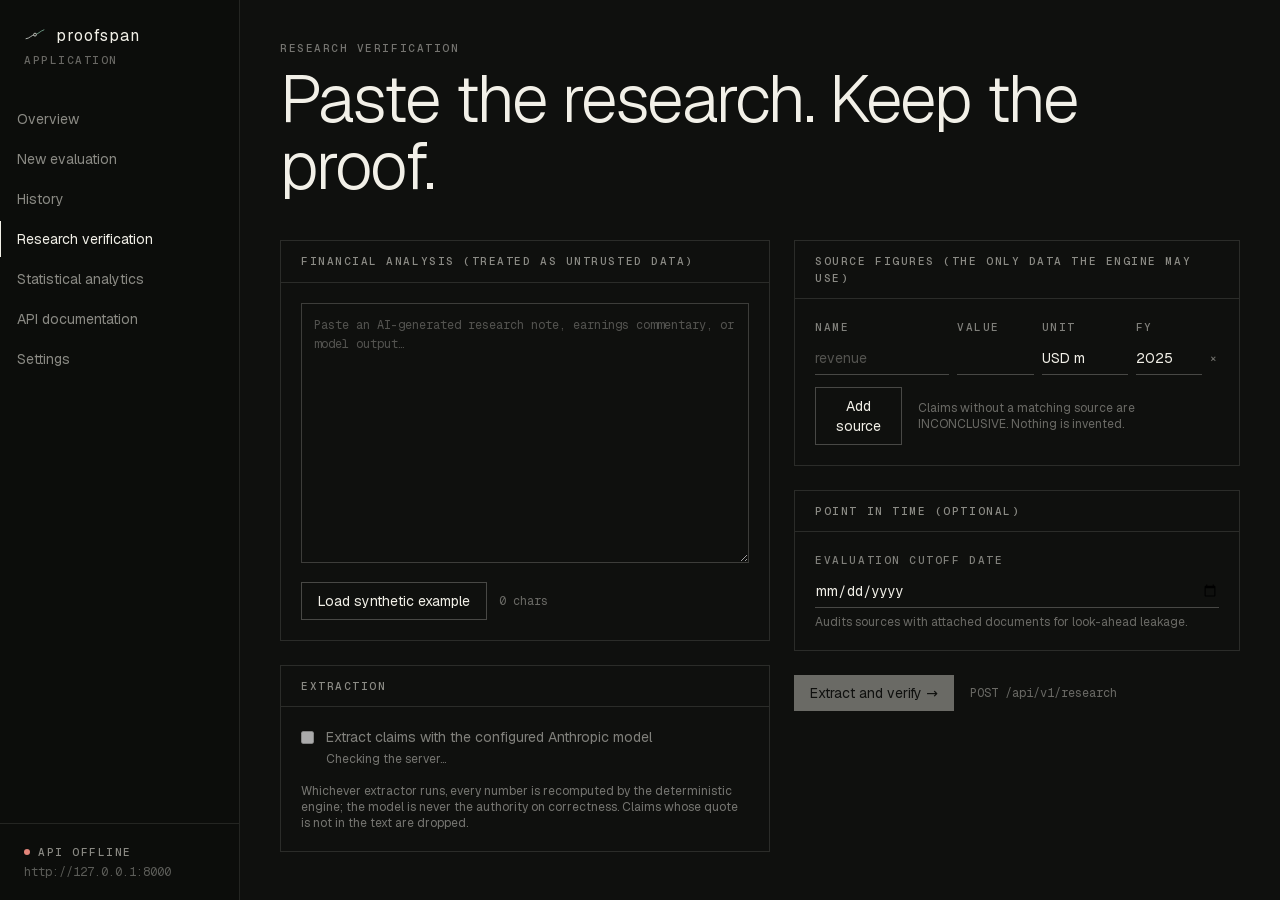
<file: app/research/index.html>
<!DOCTYPE html><html lang="en" class="gBkbeW_variable _464_ba_variable h-full antialiased"><head><meta charSet="utf-8"/><meta name="viewport" content="width=device-width, initial-scale=1"/><link rel="preload" href="/_next/static/media/797e433ab948586e-s.p.0r6juujl39pe6.woff2" as="font" crossorigin="" type="font/woff2"/><link rel="preload" href="/_next/static/media/caa3a2e1cccd8315-s.p.0wgildi0cnwt9.woff2" as="font" crossorigin="" type="font/woff2"/><link rel="stylesheet" href="/_next/static/chunks/42exnxzm2zopz.css" data-precedence="next"/><link rel="preload" as="script" fetchPriority="low" href="/_next/static/chunks/0hy5urf737ouz.js"/><script src="/_next/static/chunks/28-dez2198rwe.js" async=""></script><script src="/_next/static/chunks/0s7mvllxht1mo.js" async=""></script><script src="/_next/static/chunks/turbopack-3-ry682tkyiqk.js" async=""></script><script src="/_next/static/chunks/0umf92h1sb77c.js" async=""></script><script src="/_next/static/chunks/30kbdn3kl_n87.js" async=""></script><script src="/_next/static/chunks/3i7_8iz2k75k7.js" async=""></script><script src="/_next/static/chunks/1w3vqt-ayj_85.js" async=""></script><meta name="next-size-adjust" content=""/><meta name="theme-color" content="#f7f5ee"/><title>Application — proofspan</title><meta name="description" content="Mathematical verification infrastructure for AI. Proofspan recomputes, dates, and stress-tests the numbers in AI-generated financial research."/><link rel="icon" href="/favicon.ico?favicon.117ezoe8m31dk.ico" sizes="48x48" type="image/x-icon"/><link rel="icon" href="/logo-mark.svg"/><script src="/_next/static/chunks/0cz1d0mv5g_q7.js" noModule=""></script></head><body class="flex min-h-full flex-col"><div hidden=""><!--$--><!--/$--></div><!--$--><div class="dark flex min-h-screen bg-night text-bone"><aside class="hidden w-60 shrink-0 flex-col border-r border-bone/10 bg-sidebar md:flex"><div class="px-6 py-6"><a class="wordmark flex items-center gap-2.5 lowercase" href="/"><img alt="" loading="lazy" width="22" height="22" decoding="async" data-nimg="1" class="invert-[.9] hue-rotate-180" style="color:transparent" src="/logo-mark.svg"/>proofspan</a><p class="t-label mt-1 text-bone/40">application</p></div><nav aria-label="Application" class="flex-1 py-2"><ul class="flex flex-col gap-1"><li><a class="block border-l px-4 py-2 text-sm transition-colors border-transparent text-bone/55 hover:text-bone" href="/app/">Overview</a></li><li><a class="block border-l px-4 py-2 text-sm transition-colors border-transparent text-bone/55 hover:text-bone" href="/app/new/">New evaluation</a></li><li><a class="block border-l px-4 py-2 text-sm transition-colors border-transparent text-bone/55 hover:text-bone" href="/app/history/">History</a></li><li><a aria-current="page" class="block border-l px-4 py-2 text-sm transition-colors border-bone text-bone" href="/app/research/">Research verification</a></li><li><a class="block border-l px-4 py-2 text-sm transition-colors border-transparent text-bone/55 hover:text-bone" href="/app/analytics/">Statistical analytics</a></li><li><a class="block border-l px-4 py-2 text-sm transition-colors border-transparent text-bone/55 hover:text-bone" href="/app/docs/">API documentation</a></li><li><a class="block border-l px-4 py-2 text-sm transition-colors border-transparent text-bone/55 hover:text-bone" href="/app/settings/">Settings</a></li></ul></nav><div class="border-t border-bone/10 px-6 py-5"><p class="t-label flex items-center gap-2 text-bone/55"><span class="inline-block h-1.5 w-1.5 rounded-full bg-bone/40" aria-hidden="true"></span>API <!-- -->checking</p><p class="t-mono mt-1 truncate text-xs text-bone/35" title=""></p></div></aside><div class="flex min-w-0 flex-1 flex-col"><header class="flex items-center justify-between border-b border-bone/10 px-5 py-4 md:hidden"><a class="wordmark lowercase" href="/">proofspan</a><div class="flex items-center gap-4"><span class="inline-block h-1.5 w-1.5 rounded-full bg-bone/40" aria-label="API checking"></span><button type="button" class="t-label" aria-expanded="false">Menu</button></div></header><main class="flex-1 px-5 py-8 md:px-10 md:py-10"><div class="mb-10 flex flex-wrap items-end justify-between gap-6"><div><p class="t-label text-bone/45">Research verification</p><h1 class="t-headline mt-2">Paste the research. Keep the proof.</h1></div></div><div class="grid gap-6 lg:grid-cols-[minmax(0,1.1fr)_minmax(0,1fr)]"><div class="flex flex-col gap-6"><section class="border border-bone/12 "><h2 class="t-label border-b border-bone/12 px-5 py-3 text-bone/55">Financial analysis (treated as untrusted data)</h2><div class="px-5 py-5"><textarea rows="12" placeholder="Paste an AI-generated research note, earnings commentary, or model output…" class="t-mono w-full resize-y border border-bone/20 bg-transparent p-3 text-xs leading-relaxed text-bone outline-none focus:border-bone placeholder:text-bone/30"></textarea><div class="mt-3 flex flex-wrap items-center gap-3"><button class="inline-flex items-center gap-2 px-4 py-2 text-sm transition-opacity disabled:opacity-40 border border-bone/25 text-bone hover:border-bone " type="button">Load synthetic example</button><span class="t-mono text-xs text-bone/40">0<!-- --> chars</span></div></div></section><section class="border border-bone/12 "><h2 class="t-label border-b border-bone/12 px-5 py-3 text-bone/55">Extraction</h2><div class="px-5 py-5"><div class="flex flex-col gap-4"><label class="flex items-start gap-3 text-sm"><input type="checkbox" disabled="" class="mt-1"/><span><span class="text-bone/50">Extract claims with the configured Anthropic model</span><span class="mt-1 block text-xs text-bone/45">Checking the server…</span></span></label><p class="text-xs text-bone/45">Whichever extractor runs, every number is recomputed by the deterministic engine; the model is never the authority on correctness. Claims whose quote is not in the text are dropped.</p></div></div></section></div><div class="flex flex-col gap-6"><section class="border border-bone/12 "><h2 class="t-label border-b border-bone/12 px-5 py-3 text-bone/55">Source figures (the only data the engine may use)</h2><div class="px-5 py-5"><div class="flex flex-col gap-3"><div class="grid grid-cols-[1.4fr_0.8fr_0.9fr_0.7fr_auto] items-end gap-2"><label class="flex flex-col gap-1.5"><span class="t-label text-bone/50">Name</span><input class="w-full border-b border-bone/25 bg-transparent px-0 py-1.5 text-sm text-bone outline-none focus:border-bone placeholder:text-bone/30" placeholder="revenue" value=""/></label><label class="flex flex-col gap-1.5"><span class="t-label text-bone/50">Value</span><input class="w-full border-b border-bone/25 bg-transparent px-0 py-1.5 text-sm text-bone outline-none focus:border-bone placeholder:text-bone/30" inputMode="decimal" value=""/></label><label class="flex flex-col gap-1.5"><span class="t-label text-bone/50">Unit</span><select class="w-full border-b border-bone/25 bg-transparent px-0 py-1.5 text-sm text-bone outline-none focus:border-bone placeholder:text-bone/30 appearance-none"><option value="million" selected="">USD m</option><option value="billion">USD bn</option><option value="thousand">USD k</option><option value="ones">USD</option><option value="percent">percent</option><option value="basis_points">bps</option><option value="ratio">ratio</option></select></label><label class="flex flex-col gap-1.5"><span class="t-label text-bone/50">FY</span><input class="w-full border-b border-bone/25 bg-transparent px-0 py-1.5 text-sm text-bone outline-none focus:border-bone placeholder:text-bone/30" inputMode="numeric" value="2025"/></label><button type="button" aria-label="Remove row" class="t-label pb-2 text-bone/40 hover:text-bone">×</button></div><div class="flex items-center gap-4"><button class="inline-flex items-center gap-2 px-4 py-2 text-sm transition-opacity disabled:opacity-40 border border-bone/25 text-bone hover:border-bone " type="button">Add source</button><span class="text-xs text-bone/40">Claims without a matching source are INCONCLUSIVE. Nothing is invented.</span></div></div></div></section><section class="border border-bone/12 "><h2 class="t-label border-b border-bone/12 px-5 py-3 text-bone/55">Point in time (optional)</h2><div class="px-5 py-5"><label class="flex flex-col gap-1.5"><span class="t-label text-bone/50">Evaluation cutoff date</span><input class="w-full border-b border-bone/25 bg-transparent px-0 py-1.5 text-sm text-bone outline-none focus:border-bone placeholder:text-bone/30" type="date" value=""/><span class="text-xs text-bone/40">Audits sources with attached documents for look-ahead leakage.</span></label></div></section><div class="flex items-center gap-4"><button class="inline-flex items-center gap-2 px-4 py-2 text-sm transition-opacity disabled:opacity-40 bg-bone text-night hover:opacity-85 " type="button" disabled="">Extract and verify →</button><span class="t-mono text-xs text-bone/40">POST /api/v1/research</span></div></div></div><!--$--><!--/$--></main></div></div><!--/$--><script id="_R_">(globalThis["TURBOPACK"] || (globalThis["TURBOPACK"] = [])).push({"otherChunks":["static/chunks/0hy5urf737ouz.js","static/chunks/28-dez2198rwe.js","static/chunks/0s7mvllxht1mo.js"],"runtimeModuleIds":[94553]});</script><script src="/_next/static/chunks/0hy5urf737ouz.js" async=""></script><script>(self.__next_f=self.__next_f||[]).push([0])</script><script>self.__next_f.push([1,"1:\"$Sreact.fragment\"\n2:\"/_next/static/chunks/0umf92h1sb77c.js\"\n3:I[39756,[\"$2\"],\"default\"]\n4:I[37457,[\"$2\"],\"default\"]\n6:\"$Sreact.suspense\"\n7:\"/_next/static/chunks/30kbdn3kl_n87.js\"\n8:\"/_next/static/chunks/3i7_8iz2k75k7.js\"\n9:I[77326,[\"$2\",\"$7\",\"$8\"],\"AppShell\"]\nd:I[47257,[\"$2\"],\"ClientPageRoot\"]\ne:\"/_next/static/chunks/1w3vqt-ayj_85.js\"\nf:I[44250,[\"$2\",\"$7\",\"$8\",\"$e\"],\"default\"]\n12:I[97367,[\"$2\"],\"OutletBoundary\"]\n14:\"ViewportBoundary\"\n15:I[97367,[\"$2\"],\"$14\"]\n17:\"MetadataBoundary\"\n18:I[97367,[\"$2\"],\"$17\"]\n1a:I[68027,[\"$2\"],\"default\",1]\n:HL[\"/_next/static/chunks/42exnxzm2zopz.css\",\"style\"]\n:HL[\"/_next/static/media/797e433ab948586e-s.p.0r6juujl39pe6.woff2\",\"font\",{\"crossOrigin\":\"\",\"type\":\"font/woff2\"}]\n:HL[\"/_next/static/media/caa3a2e1cccd8315-s.p.0wgildi0cnwt9.woff2\",\"font\",{\"crossOrigin\":\"\",\"type\":\"font/woff2\"}]\nb:X\nc:[[\"children\",{\"s\":\"__PAGE__\",\"h\":512,\"d\":{\"r\":[\"$\",\"$1\",\"c\",{\"children\":[[\"$\",\"$Ld\",null,{\"Component\":\"$f\",\"serverProvidedParams\":{\"searchParams\":{},\"params\":{},\"promises\":[\"$@10\",\"$@11\"]}}],[[\"$\",\"script\",\"script-0\",{\"src\":\"/_next/static/chunks/1w3vqt-ayj_85.js\",\"async\":true,\"nonce\":\"$undefined\"}]],[\"$\",\"$L12\",null,{\"children\":[\"$\",\"$6\",null,{\"name\":\"Next.MetadataOutlet\",\"children\":\"$@13\"}]}]]}],\"p\":false,\"v\":null}}]]\na:[[\"children\",{\"s\":\"research\",\"h\":512,\"d\":{\"r\":[\"$\",\"$1\",\"c\",{\"children\":[null,[\"$\",\"$L3\",null,{\"parallelRouterKey\":\"children\",\"error\":\"$undefined\",\"errorStyles\":\"$undefined\",\"errorScripts\":\"$undefined\",\"template\":[\"$\",\"$L4\",null,{}],\"templateStyles\":\"$undefined\",\"templateScripts\":\"$undefined\",\"notFound\":\"$undefined\",\"forbidden\":\"$undefined\",\"unauthorized\":\"$undefined\"}]]}],\"p\":false,\"v\":\"$b\"},\"c\":\"$Qc\"}]]\n5:[[\"children\",{\"s\":\"app\",\"h\":512,\"d\":{\"r\":[\"$\",\"$1\",\"c\",{\"children\":[[[\"$\",\"script\",\"script-0\",{\"src\":\"/_next/static/chunks/30kbdn3kl_n87.js\",\"async\":true,\"nonce\":\"$undefined\"}],[\"$\",\"script\",\"script-1\",{\"src\":\"/_next/static/chunks/3i7_8iz2k75k7.js\",\"async\":true,\"nonce\":\"$undefined\"}]],[\"$\",\"$6\",null,{\"fallback\":null,\"children\":[\"$\",\"$L9\",null,{\"children\":[\"$\",\"$L3\",null,{\"parallelRouterKey\":\"children\",\"error\":\"$undefined\",\"errorStyles\":\"$undefined\",\"errorScripts\":\"$undefined\",\"template\":[\"$\",\"$L4\",null,{}],\"templateStyles\":\"$undefined\",\"templateScripts\":\"$undefined\",\"notFound\":\"$undefined\",\"forbidden\":\"$undefined\",\"unauthorized\":\"$undefined\"}]}]}]]}],\"p\":false,\"v\":null},\"c\":\"$Qa\"}]]\n"])</script><script>self.__next_f.push([1,"0:{\"P\":null,\"c\":[\"\",\"app\",\"research\",\"\"],\"q\":\"\",\"i\":false,\"t\":{\"t\":{\"s\":\"\",\"h\":528,\"d\":{\"r\":[\"$\",\"$1\",\"c\",{\"children\":[[[\"$\",\"link\",\"0\",{\"rel\":\"stylesheet\",\"href\":\"/_next/static/chunks/42exnxzm2zopz.css\",\"precedence\":\"next\",\"crossOrigin\":\"$undefined\",\"nonce\":\"$undefined\"}],[\"$\",\"script\",\"script-0\",{\"src\":\"/_next/static/chunks/0umf92h1sb77c.js\",\"async\":true,\"nonce\":\"$undefined\"}]],[\"$\",\"html\",null,{\"lang\":\"en\",\"className\":\"gBkbeW_variable _464_ba_variable h-full antialiased\",\"children\":[\"$\",\"body\",null,{\"className\":\"flex min-h-full flex-col\",\"children\":[\"$\",\"$L3\",null,{\"parallelRouterKey\":\"children\",\"error\":\"$undefined\",\"errorStyles\":\"$undefined\",\"errorScripts\":\"$undefined\",\"template\":[\"$\",\"$L4\",null,{}],\"templateStyles\":\"$undefined\",\"templateScripts\":\"$undefined\",\"notFound\":[[[\"$\",\"title\",null,{\"children\":\"404: This page could not be found.\"}],[\"$\",\"div\",null,{\"style\":{\"fontFamily\":\"system-ui,\\\"Segoe UI\\\",Roboto,Helvetica,Arial,sans-serif,\\\"Apple Color Emoji\\\",\\\"Segoe UI Emoji\\\"\",\"height\":\"100vh\",\"textAlign\":\"center\",\"display\":\"flex\",\"flexDirection\":\"column\",\"alignItems\":\"center\",\"justifyContent\":\"center\"},\"children\":[\"$\",\"div\",null,{\"children\":[[\"$\",\"style\",null,{\"dangerouslySetInnerHTML\":{\"__html\":\"body{color:#000;background:#fff;margin:0}.next-error-h1{border-right:1px solid rgba(0,0,0,.3)}@media (prefers-color-scheme:dark){body{color:#fff;background:#000}.next-error-h1{border-right:1px solid rgba(255,255,255,.3)}}\"}}],[\"$\",\"h1\",null,{\"className\":\"next-error-h1\",\"style\":{\"display\":\"inline-block\",\"margin\":\"0 20px 0 0\",\"padding\":\"0 23px 0 0\",\"fontSize\":24,\"fontWeight\":500,\"verticalAlign\":\"top\",\"lineHeight\":\"49px\"},\"children\":404}],[\"$\",\"div\",null,{\"style\":{\"display\":\"inline-block\"},\"children\":[\"$\",\"h2\",null,{\"style\":{\"fontSize\":14,\"fontWeight\":400,\"lineHeight\":\"49px\",\"margin\":0},\"children\":\"This page could not be found.\"}]}]]}]}]],[]],\"forbidden\":\"$undefined\",\"unauthorized\":\"$undefined\"}]}]}]]}],\"p\":false,\"v\":null},\"c\":\"$Q5\"},\"h\":{\"r\":[\"$\",\"$1\",\"h\",{\"children\":[null,[\"$\",\"$L15\",null,{\"children\":\"$L16\"}],[\"$\",\"$L18\",null,{\"children\":[[\"$\",\"div\",null,{\"hidden\":true,\"children\":[\"$\",\"$6\",null,{\"name\":\"Next.Metadata\",\"children\":\"$L19\"}]}],null]}],[\"$\",\"meta\",null,{\"name\":\"next-size-adjust\",\"content\":\"\"}]]}],\"p\":false,\"v\":null}},\"m\":\"$undefined\",\"G\":[\"$1a\",[[\"$\",\"link\",\"0\",{\"rel\":\"stylesheet\",\"href\":\"/_next/static/chunks/42exnxzm2zopz.css\",\"precedence\":\"next\",\"crossOrigin\":\"$undefined\",\"nonce\":\"$undefined\"}]]],\"S\":true,\"r\":\"$undefined\",\"s\":\"$undefined\",\"a\":\"$undefined\",\"l\":\"$undefined\",\"p\":\"$undefined\",\"d\":\"$undefined\",\"b\":\"kmPN401QXyLlZGsbjBmzg\"}\n"])</script><script>self.__next_f.push([1,"b:C\n10:{}\n11:\"$c:0:1:d:r:props:children:0:props:serverProvidedParams:params\"\n"])</script><script>self.__next_f.push([1,"16:[[\"$\",\"meta\",\"0\",{\"charSet\":\"utf-8\"}],[\"$\",\"meta\",\"1\",{\"name\":\"viewport\",\"content\":\"width=device-width, initial-scale=1\"}],[\"$\",\"meta\",\"2\",{\"name\":\"theme-color\",\"content\":\"#f7f5ee\"}]]\n"])</script><script>self.__next_f.push([1,"1b:I[27201,[\"$2\"],\"IconMark\"]\n13:null\n19:[[\"$\",\"title\",\"0\",{\"children\":\"Application — proofspan\"}],[\"$\",\"meta\",\"1\",{\"name\":\"description\",\"content\":\"Mathematical verification infrastructure for AI. Proofspan recomputes, dates, and stress-tests the numbers in AI-generated financial research.\"}],[\"$\",\"link\",\"2\",{\"rel\":\"icon\",\"href\":\"/favicon.ico?favicon.117ezoe8m31dk.ico\",\"sizes\":\"48x48\",\"type\":\"image/x-icon\"}],[\"$\",\"link\",\"3\",{\"rel\":\"icon\",\"href\":\"/logo-mark.svg\"}],[\"$\",\"$L1b\",\"4\",{}]]\n"])</script></body></html>
</file>
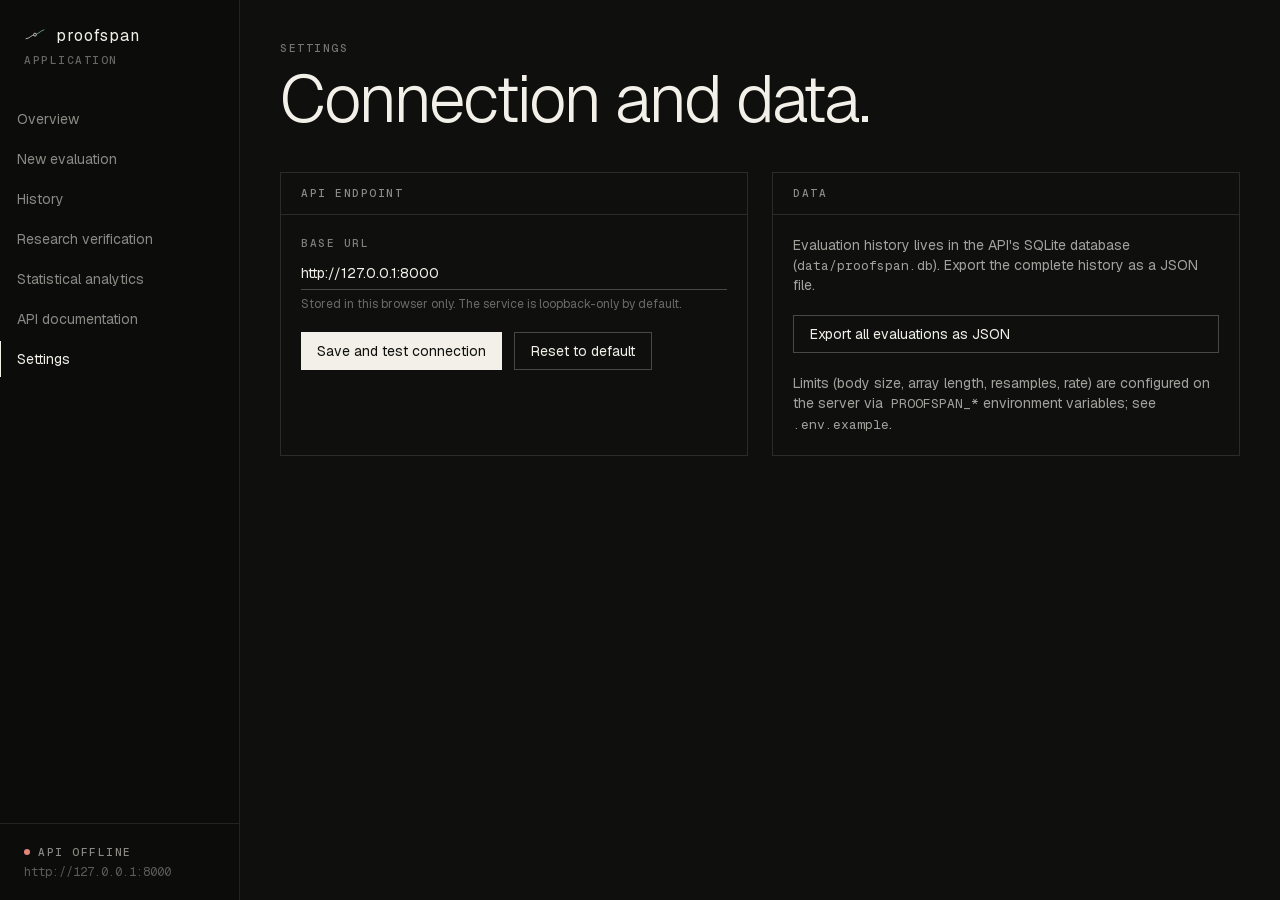
<file: app/settings/index.html>
<!DOCTYPE html><html lang="en" class="gBkbeW_variable _464_ba_variable h-full antialiased"><head><meta charSet="utf-8"/><meta name="viewport" content="width=device-width, initial-scale=1"/><link rel="preload" href="/_next/static/media/797e433ab948586e-s.p.0r6juujl39pe6.woff2" as="font" crossorigin="" type="font/woff2"/><link rel="preload" href="/_next/static/media/caa3a2e1cccd8315-s.p.0wgildi0cnwt9.woff2" as="font" crossorigin="" type="font/woff2"/><link rel="stylesheet" href="/_next/static/chunks/42exnxzm2zopz.css" data-precedence="next"/><link rel="preload" as="script" fetchPriority="low" href="/_next/static/chunks/0hy5urf737ouz.js"/><script src="/_next/static/chunks/28-dez2198rwe.js" async=""></script><script src="/_next/static/chunks/0s7mvllxht1mo.js" async=""></script><script src="/_next/static/chunks/turbopack-3-ry682tkyiqk.js" async=""></script><script src="/_next/static/chunks/0umf92h1sb77c.js" async=""></script><script src="/_next/static/chunks/30kbdn3kl_n87.js" async=""></script><script src="/_next/static/chunks/3i7_8iz2k75k7.js" async=""></script><script src="/_next/static/chunks/280b5yq-4i4z_.js" async=""></script><meta name="next-size-adjust" content=""/><meta name="theme-color" content="#f7f5ee"/><title>Application — proofspan</title><meta name="description" content="Mathematical verification infrastructure for AI. Proofspan recomputes, dates, and stress-tests the numbers in AI-generated financial research."/><link rel="icon" href="/favicon.ico?favicon.117ezoe8m31dk.ico" sizes="48x48" type="image/x-icon"/><link rel="icon" href="/logo-mark.svg"/><script src="/_next/static/chunks/0cz1d0mv5g_q7.js" noModule=""></script></head><body class="flex min-h-full flex-col"><div hidden=""><!--$--><!--/$--></div><!--$--><div class="dark flex min-h-screen bg-night text-bone"><aside class="hidden w-60 shrink-0 flex-col border-r border-bone/10 bg-sidebar md:flex"><div class="px-6 py-6"><a class="wordmark flex items-center gap-2.5 lowercase" href="/"><img alt="" loading="lazy" width="22" height="22" decoding="async" data-nimg="1" class="invert-[.9] hue-rotate-180" style="color:transparent" src="/logo-mark.svg"/>proofspan</a><p class="t-label mt-1 text-bone/40">application</p></div><nav aria-label="Application" class="flex-1 py-2"><ul class="flex flex-col gap-1"><li><a class="block border-l px-4 py-2 text-sm transition-colors border-transparent text-bone/55 hover:text-bone" href="/app/">Overview</a></li><li><a class="block border-l px-4 py-2 text-sm transition-colors border-transparent text-bone/55 hover:text-bone" href="/app/new/">New evaluation</a></li><li><a class="block border-l px-4 py-2 text-sm transition-colors border-transparent text-bone/55 hover:text-bone" href="/app/history/">History</a></li><li><a class="block border-l px-4 py-2 text-sm transition-colors border-transparent text-bone/55 hover:text-bone" href="/app/research/">Research verification</a></li><li><a class="block border-l px-4 py-2 text-sm transition-colors border-transparent text-bone/55 hover:text-bone" href="/app/analytics/">Statistical analytics</a></li><li><a class="block border-l px-4 py-2 text-sm transition-colors border-transparent text-bone/55 hover:text-bone" href="/app/docs/">API documentation</a></li><li><a aria-current="page" class="block border-l px-4 py-2 text-sm transition-colors border-bone text-bone" href="/app/settings/">Settings</a></li></ul></nav><div class="border-t border-bone/10 px-6 py-5"><p class="t-label flex items-center gap-2 text-bone/55"><span class="inline-block h-1.5 w-1.5 rounded-full bg-bone/40" aria-hidden="true"></span>API <!-- -->checking</p><p class="t-mono mt-1 truncate text-xs text-bone/35" title=""></p></div></aside><div class="flex min-w-0 flex-1 flex-col"><header class="flex items-center justify-between border-b border-bone/10 px-5 py-4 md:hidden"><a class="wordmark lowercase" href="/">proofspan</a><div class="flex items-center gap-4"><span class="inline-block h-1.5 w-1.5 rounded-full bg-bone/40" aria-label="API checking"></span><button type="button" class="t-label" aria-expanded="false">Menu</button></div></header><main class="flex-1 px-5 py-8 md:px-10 md:py-10"><div class="mb-10 flex flex-wrap items-end justify-between gap-6"><div><p class="t-label text-bone/45">Settings</p><h1 class="t-headline mt-2">Connection and data.</h1></div></div><div class="grid gap-6 lg:grid-cols-2"><section class="border border-bone/12 "><h2 class="t-label border-b border-bone/12 px-5 py-3 text-bone/55">API endpoint</h2><div class="px-5 py-5"><div class="flex flex-col gap-5"><label class="flex flex-col gap-1.5"><span class="t-label text-bone/50">Base URL</span><input class="w-full border-b border-bone/25 bg-transparent px-0 py-1.5 text-sm text-bone outline-none focus:border-bone placeholder:text-bone/30" value=""/><span class="text-xs text-bone/40">Stored in this browser only. The service is loopback-only by default.</span></label><div class="flex flex-wrap gap-3"><button class="inline-flex items-center gap-2 px-4 py-2 text-sm transition-opacity disabled:opacity-40 bg-bone text-night hover:opacity-85 " type="button">Save and test connection</button><button class="inline-flex items-center gap-2 px-4 py-2 text-sm transition-opacity disabled:opacity-40 border border-bone/25 text-bone hover:border-bone " type="button">Reset to default</button></div></div></div></section><section class="border border-bone/12 "><h2 class="t-label border-b border-bone/12 px-5 py-3 text-bone/55">Data</h2><div class="px-5 py-5"><div class="flex flex-col gap-5"><p class="text-sm text-bone/65">Evaluation history lives in the API&#x27;s SQLite database (<span class="t-mono">data/proofspan.db</span>). Export the complete history as a JSON file.</p><button class="inline-flex items-center gap-2 px-4 py-2 text-sm transition-opacity disabled:opacity-40 border border-bone/25 text-bone hover:border-bone " type="button">Export all evaluations as JSON</button><p class="text-sm text-bone/65">Limits (body size, array length, resamples, rate) are configured on the server via<span class="t-mono"> PROOFSPAN_*</span> environment variables; see <span class="t-mono">.env.example</span>.</p></div></div></section></div><div class="mt-6"></div><!--$--><!--/$--></main></div></div><!--/$--><script id="_R_">(globalThis["TURBOPACK"] || (globalThis["TURBOPACK"] = [])).push({"otherChunks":["static/chunks/0hy5urf737ouz.js","static/chunks/28-dez2198rwe.js","static/chunks/0s7mvllxht1mo.js"],"runtimeModuleIds":[94553]});</script><script src="/_next/static/chunks/0hy5urf737ouz.js" async=""></script><script>(self.__next_f=self.__next_f||[]).push([0])</script><script>self.__next_f.push([1,"1:\"$Sreact.fragment\"\n2:\"/_next/static/chunks/0umf92h1sb77c.js\"\n3:I[39756,[\"$2\"],\"default\"]\n4:I[37457,[\"$2\"],\"default\"]\n6:\"$Sreact.suspense\"\n7:\"/_next/static/chunks/30kbdn3kl_n87.js\"\n8:\"/_next/static/chunks/3i7_8iz2k75k7.js\"\n9:I[77326,[\"$2\",\"$7\",\"$8\"],\"AppShell\"]\nd:I[47257,[\"$2\"],\"ClientPageRoot\"]\ne:\"/_next/static/chunks/280b5yq-4i4z_.js\"\nf:I[21953,[\"$2\",\"$7\",\"$8\",\"$e\"],\"default\"]\n12:I[97367,[\"$2\"],\"OutletBoundary\"]\n14:\"ViewportBoundary\"\n15:I[97367,[\"$2\"],\"$14\"]\n17:\"MetadataBoundary\"\n18:I[97367,[\"$2\"],\"$17\"]\n1a:I[68027,[\"$2\"],\"default\",1]\n:HL[\"/_next/static/chunks/42exnxzm2zopz.css\",\"style\"]\n:HL[\"/_next/static/media/797e433ab948586e-s.p.0r6juujl39pe6.woff2\",\"font\",{\"crossOrigin\":\"\",\"type\":\"font/woff2\"}]\n:HL[\"/_next/static/media/caa3a2e1cccd8315-s.p.0wgildi0cnwt9.woff2\",\"font\",{\"crossOrigin\":\"\",\"type\":\"font/woff2\"}]\nb:X\nc:[[\"children\",{\"s\":\"__PAGE__\",\"h\":512,\"d\":{\"r\":[\"$\",\"$1\",\"c\",{\"children\":[[\"$\",\"$Ld\",null,{\"Component\":\"$f\",\"serverProvidedParams\":{\"searchParams\":{},\"params\":{},\"promises\":[\"$@10\",\"$@11\"]}}],[[\"$\",\"script\",\"script-0\",{\"src\":\"/_next/static/chunks/280b5yq-4i4z_.js\",\"async\":true,\"nonce\":\"$undefined\"}]],[\"$\",\"$L12\",null,{\"children\":[\"$\",\"$6\",null,{\"name\":\"Next.MetadataOutlet\",\"children\":\"$@13\"}]}]]}],\"p\":false,\"v\":null}}]]\na:[[\"children\",{\"s\":\"settings\",\"h\":512,\"d\":{\"r\":[\"$\",\"$1\",\"c\",{\"children\":[null,[\"$\",\"$L3\",null,{\"parallelRouterKey\":\"children\",\"error\":\"$undefined\",\"errorStyles\":\"$undefined\",\"errorScripts\":\"$undefined\",\"template\":[\"$\",\"$L4\",null,{}],\"templateStyles\":\"$undefined\",\"templateScripts\":\"$undefined\",\"notFound\":\"$undefined\",\"forbidden\":\"$undefined\",\"unauthorized\":\"$undefined\"}]]}],\"p\":false,\"v\":\"$b\"},\"c\":\"$Qc\"}]]\n5:[[\"children\",{\"s\":\"app\",\"h\":512,\"d\":{\"r\":[\"$\",\"$1\",\"c\",{\"children\":[[[\"$\",\"script\",\"script-0\",{\"src\":\"/_next/static/chunks/30kbdn3kl_n87.js\",\"async\":true,\"nonce\":\"$undefined\"}],[\"$\",\"script\",\"script-1\",{\"src\":\"/_next/static/chunks/3i7_8iz2k75k7.js\",\"async\":true,\"nonce\":\"$undefined\"}]],[\"$\",\"$6\",null,{\"fallback\":null,\"children\":[\"$\",\"$L9\",null,{\"children\":[\"$\",\"$L3\",null,{\"parallelRouterKey\":\"children\",\"error\":\"$undefined\",\"errorStyles\":\"$undefined\",\"errorScripts\":\"$undefined\",\"template\":[\"$\",\"$L4\",null,{}],\"templateStyles\":\"$undefined\",\"templateScripts\":\"$undefined\",\"notFound\":\"$undefined\",\"forbidden\":\"$undefined\",\"unauthorized\":\"$undefined\"}]}]}]]}],\"p\":false,\"v\":null},\"c\":\"$Qa\"}]]\n"])</script><script>self.__next_f.push([1,"0:{\"P\":null,\"c\":[\"\",\"app\",\"settings\",\"\"],\"q\":\"\",\"i\":false,\"t\":{\"t\":{\"s\":\"\",\"h\":528,\"d\":{\"r\":[\"$\",\"$1\",\"c\",{\"children\":[[[\"$\",\"link\",\"0\",{\"rel\":\"stylesheet\",\"href\":\"/_next/static/chunks/42exnxzm2zopz.css\",\"precedence\":\"next\",\"crossOrigin\":\"$undefined\",\"nonce\":\"$undefined\"}],[\"$\",\"script\",\"script-0\",{\"src\":\"/_next/static/chunks/0umf92h1sb77c.js\",\"async\":true,\"nonce\":\"$undefined\"}]],[\"$\",\"html\",null,{\"lang\":\"en\",\"className\":\"gBkbeW_variable _464_ba_variable h-full antialiased\",\"children\":[\"$\",\"body\",null,{\"className\":\"flex min-h-full flex-col\",\"children\":[\"$\",\"$L3\",null,{\"parallelRouterKey\":\"children\",\"error\":\"$undefined\",\"errorStyles\":\"$undefined\",\"errorScripts\":\"$undefined\",\"template\":[\"$\",\"$L4\",null,{}],\"templateStyles\":\"$undefined\",\"templateScripts\":\"$undefined\",\"notFound\":[[[\"$\",\"title\",null,{\"children\":\"404: This page could not be found.\"}],[\"$\",\"div\",null,{\"style\":{\"fontFamily\":\"system-ui,\\\"Segoe UI\\\",Roboto,Helvetica,Arial,sans-serif,\\\"Apple Color Emoji\\\",\\\"Segoe UI Emoji\\\"\",\"height\":\"100vh\",\"textAlign\":\"center\",\"display\":\"flex\",\"flexDirection\":\"column\",\"alignItems\":\"center\",\"justifyContent\":\"center\"},\"children\":[\"$\",\"div\",null,{\"children\":[[\"$\",\"style\",null,{\"dangerouslySetInnerHTML\":{\"__html\":\"body{color:#000;background:#fff;margin:0}.next-error-h1{border-right:1px solid rgba(0,0,0,.3)}@media (prefers-color-scheme:dark){body{color:#fff;background:#000}.next-error-h1{border-right:1px solid rgba(255,255,255,.3)}}\"}}],[\"$\",\"h1\",null,{\"className\":\"next-error-h1\",\"style\":{\"display\":\"inline-block\",\"margin\":\"0 20px 0 0\",\"padding\":\"0 23px 0 0\",\"fontSize\":24,\"fontWeight\":500,\"verticalAlign\":\"top\",\"lineHeight\":\"49px\"},\"children\":404}],[\"$\",\"div\",null,{\"style\":{\"display\":\"inline-block\"},\"children\":[\"$\",\"h2\",null,{\"style\":{\"fontSize\":14,\"fontWeight\":400,\"lineHeight\":\"49px\",\"margin\":0},\"children\":\"This page could not be found.\"}]}]]}]}]],[]],\"forbidden\":\"$undefined\",\"unauthorized\":\"$undefined\"}]}]}]]}],\"p\":false,\"v\":null},\"c\":\"$Q5\"},\"h\":{\"r\":[\"$\",\"$1\",\"h\",{\"children\":[null,[\"$\",\"$L15\",null,{\"children\":\"$L16\"}],[\"$\",\"$L18\",null,{\"children\":[[\"$\",\"div\",null,{\"hidden\":true,\"children\":[\"$\",\"$6\",null,{\"name\":\"Next.Metadata\",\"children\":\"$L19\"}]}],null]}],[\"$\",\"meta\",null,{\"name\":\"next-size-adjust\",\"content\":\"\"}]]}],\"p\":false,\"v\":null}},\"m\":\"$undefined\",\"G\":[\"$1a\",[[\"$\",\"link\",\"0\",{\"rel\":\"stylesheet\",\"href\":\"/_next/static/chunks/42exnxzm2zopz.css\",\"precedence\":\"next\",\"crossOrigin\":\"$undefined\",\"nonce\":\"$undefined\"}]]],\"S\":true,\"r\":\"$undefined\",\"s\":\"$undefined\",\"a\":\"$undefined\",\"l\":\"$undefined\",\"p\":\"$undefined\",\"d\":\"$undefined\",\"b\":\"kmPN401QXyLlZGsbjBmzg\"}\n"])</script><script>self.__next_f.push([1,"b:C\n10:{}\n11:\"$c:0:1:d:r:props:children:0:props:serverProvidedParams:params\"\n"])</script><script>self.__next_f.push([1,"16:[[\"$\",\"meta\",\"0\",{\"charSet\":\"utf-8\"}],[\"$\",\"meta\",\"1\",{\"name\":\"viewport\",\"content\":\"width=device-width, initial-scale=1\"}],[\"$\",\"meta\",\"2\",{\"name\":\"theme-color\",\"content\":\"#f7f5ee\"}]]\n"])</script><script>self.__next_f.push([1,"1b:I[27201,[\"$2\"],\"IconMark\"]\n13:null\n19:[[\"$\",\"title\",\"0\",{\"children\":\"Application — proofspan\"}],[\"$\",\"meta\",\"1\",{\"name\":\"description\",\"content\":\"Mathematical verification infrastructure for AI. Proofspan recomputes, dates, and stress-tests the numbers in AI-generated financial research.\"}],[\"$\",\"link\",\"2\",{\"rel\":\"icon\",\"href\":\"/favicon.ico?favicon.117ezoe8m31dk.ico\",\"sizes\":\"48x48\",\"type\":\"image/x-icon\"}],[\"$\",\"link\",\"3\",{\"rel\":\"icon\",\"href\":\"/logo-mark.svg\"}],[\"$\",\"$L1b\",\"4\",{}]]\n"])</script></body></html>
</file>
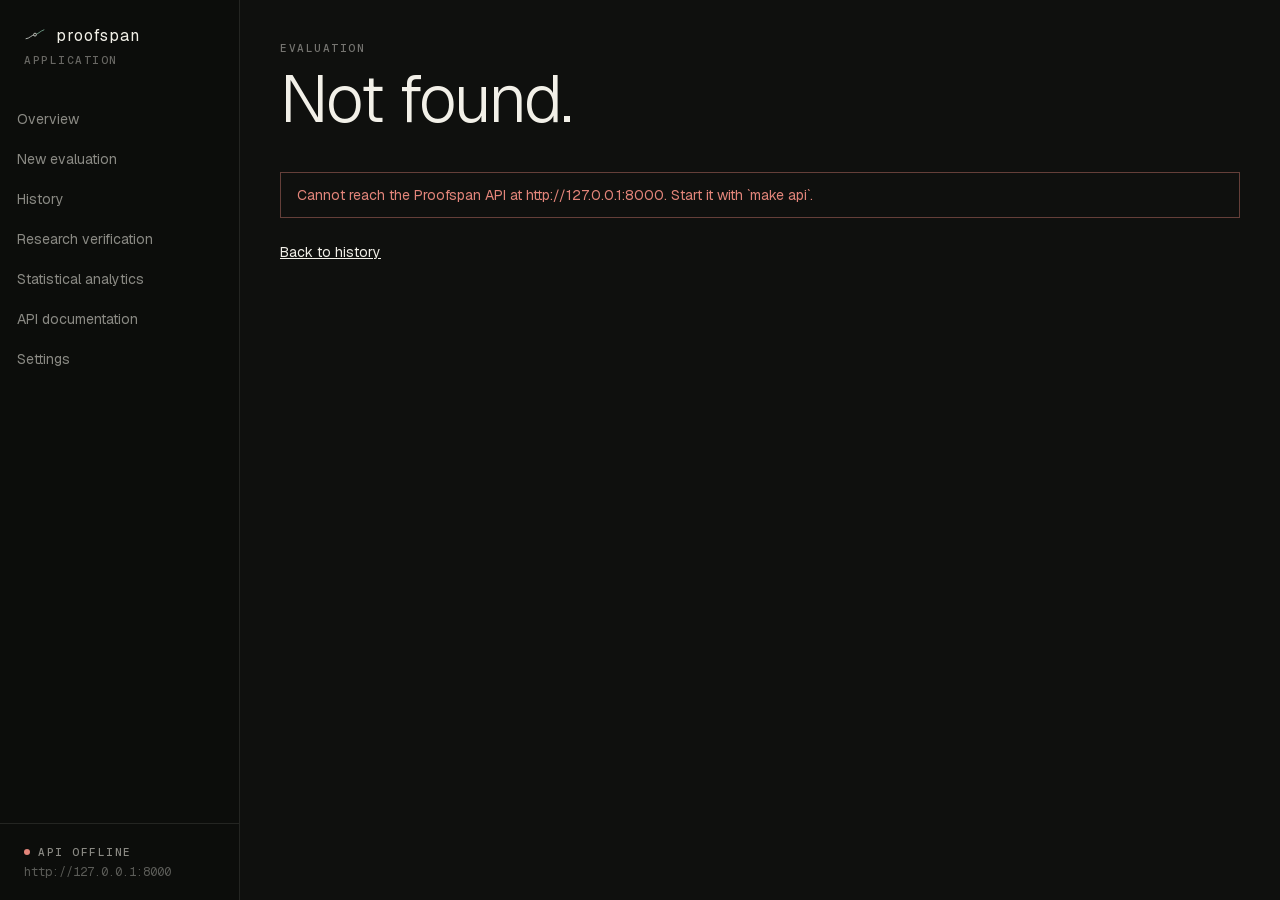
<file: app/evaluations/_/index.html>
<!DOCTYPE html><html lang="en" class="gBkbeW_variable _464_ba_variable h-full antialiased"><head><meta charSet="utf-8"/><meta name="viewport" content="width=device-width, initial-scale=1"/><link rel="preload" href="/_next/static/media/797e433ab948586e-s.p.0r6juujl39pe6.woff2" as="font" crossorigin="" type="font/woff2"/><link rel="preload" href="/_next/static/media/caa3a2e1cccd8315-s.p.0wgildi0cnwt9.woff2" as="font" crossorigin="" type="font/woff2"/><link rel="stylesheet" href="/_next/static/chunks/42exnxzm2zopz.css" data-precedence="next"/><link rel="preload" as="script" fetchPriority="low" href="/_next/static/chunks/0hy5urf737ouz.js"/><script src="/_next/static/chunks/28-dez2198rwe.js" async=""></script><script src="/_next/static/chunks/0s7mvllxht1mo.js" async=""></script><script src="/_next/static/chunks/turbopack-3-ry682tkyiqk.js" async=""></script><script src="/_next/static/chunks/0umf92h1sb77c.js" async=""></script><script src="/_next/static/chunks/30kbdn3kl_n87.js" async=""></script><script src="/_next/static/chunks/3i7_8iz2k75k7.js" async=""></script><script src="/_next/static/chunks/3ln6lp83vg3y0.js" async=""></script><script src="/_next/static/chunks/0dnbjptc-3a27.js" async=""></script><meta name="next-size-adjust" content=""/><meta name="theme-color" content="#f7f5ee"/><title>Application — proofspan</title><meta name="description" content="Mathematical verification infrastructure for AI. Proofspan recomputes, dates, and stress-tests the numbers in AI-generated financial research."/><link rel="icon" href="/favicon.ico?favicon.117ezoe8m31dk.ico" sizes="48x48" type="image/x-icon"/><link rel="icon" href="/logo-mark.svg"/><script src="/_next/static/chunks/0cz1d0mv5g_q7.js" noModule=""></script></head><body class="flex min-h-full flex-col"><div hidden=""><!--$--><!--/$--></div><!--$--><div class="dark flex min-h-screen bg-night text-bone"><aside class="hidden w-60 shrink-0 flex-col border-r border-bone/10 bg-sidebar md:flex"><div class="px-6 py-6"><a class="wordmark flex items-center gap-2.5 lowercase" href="/"><img alt="" loading="lazy" width="22" height="22" decoding="async" data-nimg="1" class="invert-[.9] hue-rotate-180" style="color:transparent" src="/logo-mark.svg"/>proofspan</a><p class="t-label mt-1 text-bone/40">application</p></div><nav aria-label="Application" class="flex-1 py-2"><ul class="flex flex-col gap-1"><li><a class="block border-l px-4 py-2 text-sm transition-colors border-transparent text-bone/55 hover:text-bone" href="/app/">Overview</a></li><li><a class="block border-l px-4 py-2 text-sm transition-colors border-transparent text-bone/55 hover:text-bone" href="/app/new/">New evaluation</a></li><li><a class="block border-l px-4 py-2 text-sm transition-colors border-transparent text-bone/55 hover:text-bone" href="/app/history/">History</a></li><li><a class="block border-l px-4 py-2 text-sm transition-colors border-transparent text-bone/55 hover:text-bone" href="/app/research/">Research verification</a></li><li><a class="block border-l px-4 py-2 text-sm transition-colors border-transparent text-bone/55 hover:text-bone" href="/app/analytics/">Statistical analytics</a></li><li><a class="block border-l px-4 py-2 text-sm transition-colors border-transparent text-bone/55 hover:text-bone" href="/app/docs/">API documentation</a></li><li><a class="block border-l px-4 py-2 text-sm transition-colors border-transparent text-bone/55 hover:text-bone" href="/app/settings/">Settings</a></li></ul></nav><div class="border-t border-bone/10 px-6 py-5"><p class="t-label flex items-center gap-2 text-bone/55"><span class="inline-block h-1.5 w-1.5 rounded-full bg-bone/40" aria-hidden="true"></span>API <!-- -->checking</p><p class="t-mono mt-1 truncate text-xs text-bone/35" title=""></p></div></aside><div class="flex min-w-0 flex-1 flex-col"><header class="flex items-center justify-between border-b border-bone/10 px-5 py-4 md:hidden"><a class="wordmark lowercase" href="/">proofspan</a><div class="flex items-center gap-4"><span class="inline-block h-1.5 w-1.5 rounded-full bg-bone/40" aria-label="API checking"></span><button type="button" class="t-label" aria-expanded="false">Menu</button></div></header><main class="flex-1 px-5 py-8 md:px-10 md:py-10"><p class="text-sm text-bone/50">Loading…</p><!--$--><!--/$--></main></div></div><!--/$--><script id="_R_">(globalThis["TURBOPACK"] || (globalThis["TURBOPACK"] = [])).push({"otherChunks":["static/chunks/0hy5urf737ouz.js","static/chunks/28-dez2198rwe.js","static/chunks/0s7mvllxht1mo.js"],"runtimeModuleIds":[94553]});</script><script src="/_next/static/chunks/0hy5urf737ouz.js" async=""></script><script>(self.__next_f=self.__next_f||[]).push([0])</script><script>self.__next_f.push([1,"1:\"$Sreact.fragment\"\n2:\"/_next/static/chunks/0umf92h1sb77c.js\"\n3:I[39756,[\"$2\"],\"default\"]\n4:I[37457,[\"$2\"],\"default\"]\n6:\"$Sreact.suspense\"\n7:\"/_next/static/chunks/30kbdn3kl_n87.js\"\n8:\"/_next/static/chunks/3i7_8iz2k75k7.js\"\n9:I[77326,[\"$2\",\"$7\",\"$8\"],\"AppShell\"]\ne:I[47257,[\"$2\"],\"ClientPageRoot\"]\nf:\"/_next/static/chunks/3ln6lp83vg3y0.js\"\n10:\"/_next/static/chunks/0dnbjptc-3a27.js\"\n11:I[27341,[\"$2\",\"$7\",\"$8\",\"$f\",\"$10\"],\"default\"]\n14:I[97367,[\"$2\"],\"OutletBoundary\"]\n16:\"ViewportBoundary\"\n17:I[97367,[\"$2\"],\"$16\"]\n19:\"MetadataBoundary\"\n1a:I[97367,[\"$2\"],\"$19\"]\n1c:I[68027,[\"$2\"],\"default\",1]\n:HL[\"/_next/static/chunks/42exnxzm2zopz.css\",\"style\"]\n:HL[\"/_next/static/media/797e433ab948586e-s.p.0r6juujl39pe6.woff2\",\"font\",{\"crossOrigin\":\"\",\"type\":\"font/woff2\"}]\n:HL[\"/_next/static/media/caa3a2e1cccd8315-s.p.0wgildi0cnwt9.woff2\",\"font\",{\"crossOrigin\":\"\",\"type\":\"font/woff2\"}]\nb:X\nd:[[\"children\",{\"s\":\"__PAGE__\",\"h\":512,\"d\":{\"r\":[\"$\",\"$1\",\"c\",{\"children\":[[\"$\",\"$Le\",null,{\"Component\":\"$11\",\"serverProvidedParams\":{\"searchParams\":{},\"params\":{\"id\":\"_\"},\"promises\":[\"$@12\",\"$@13\"]}}],[[\"$\",\"script\",\"script-0\",{\"src\":\"/_next/static/chunks/3ln6lp83vg3y0.js\",\"async\":true,\"nonce\":\"$undefined\"}],[\"$\",\"script\",\"script-1\",{\"src\":\"/_next/static/chunks/0dnbjptc-3a27.js\",\"async\":true,\"nonce\":\"$undefined\"}]],[\"$\",\"$L14\",null,{\"children\":[\"$\",\"$6\",null,{\"name\":\"Next.MetadataOutlet\",\"children\":\"$@15\"}]}]]}],\"p\":false,\"v\":null}}]]\nc:[[\"children\",{\"s\":{\"n\":\"id\",\"t\":\"d\",\"k\":\"_\",\"s\":[]},\"h\":512,\"d\":{\"r\":[\"$\",\"$1\",\"c\",{\"children\":[null,[\"$\",\"$L3\",null,{\"parallelRouterKey\":\"children\",\"error\":\"$undefined\",\"errorStyles\":\"$undefined\",\"errorScripts\":\"$undefined\",\"template\":[\"$\",\"$L4\",null,{}],\"templateStyles\":\"$undefined\",\"templateScripts\":\"$undefined\",\"notFound\":\"$undefined\",\"forbidden\":\"$undefined\",\"unauthorized\":\"$undefined\"}]]}],\"p\":false,\"v\":null},\"c\":\"$Qd\"}]]\na:[[\"children\",{\"s\":\"evaluations\",\"h\":512,\"d\":{\"r\":[\"$\",\"$1\",\"c\",{\"children\":[null,[\"$\",\"$L3\",null,{\"parallelRouterKey\":\"children\",\"error\":\"$undefined\",\"errorStyles\":\"$undefined\",\"errorScripts\":\"$undefined\",\"template\":[\"$\",\"$L4\",null,{}],\"templateStyles\":\"$undefined\",\"templateScripts\":\"$undefined\",\"notFound\":\"$undefined\",\"forbidden\":\"$undefined\",\"unauthorized\":\"$undefined\"}]]}],\"p\":false,\"v\":\"$b\"},\"c\":\"$Qc\"}]]\n5:[[\"children\",{\"s\":\"app\",\"h\":512,\"d\":{\"r\":[\"$\",\"$1\",\"c\",{\"children\":[[[\"$\",\"script\",\"script-0\",{\"src\":\"/_next/static/chunks/30kbdn3kl_n87.js\",\"async\":true,\"nonce\":\"$undefined\"}],[\"$\",\"script\",\"script-1\",{\"src\":\"/_next/static/chunks/3i7_8iz2k75k7.js\",\"async\":true,\"nonce\":\"$undefined\"}]],[\"$\",\"$6\",null,{\"fallback\":null,\"children\":[\"$\",\"$L9\",null,{\"children\":[\"$\",\"$L3\",null,{\"parallelRouterKey\":\"children\",\"error\":\"$undefined\",\"errorStyles\":\"$undefined\",\"errorScripts\":\"$undefined\",\"template\":[\"$\",\"$L4\",null,{}],\"templateStyles\":\"$undefined\",\"templateScripts\":\"$undefined\",\"notFound\":\"$undefined\",\"forbidden\":\"$undefined\",\"unauthorized\":\"$undefined\"}]}]}]]}],\"p\":false,\"v\":null},\"c\":\"$Qa\"}]]\n"])</script><script>self.__next_f.push([1,"0:{\"P\":null,\"c\":[\"\",\"app\",\"evaluations\",\"_\",\"\"],\"q\":\"\",\"i\":false,\"t\":{\"t\":{\"s\":\"\",\"h\":528,\"d\":{\"r\":[\"$\",\"$1\",\"c\",{\"children\":[[[\"$\",\"link\",\"0\",{\"rel\":\"stylesheet\",\"href\":\"/_next/static/chunks/42exnxzm2zopz.css\",\"precedence\":\"next\",\"crossOrigin\":\"$undefined\",\"nonce\":\"$undefined\"}],[\"$\",\"script\",\"script-0\",{\"src\":\"/_next/static/chunks/0umf92h1sb77c.js\",\"async\":true,\"nonce\":\"$undefined\"}]],[\"$\",\"html\",null,{\"lang\":\"en\",\"className\":\"gBkbeW_variable _464_ba_variable h-full antialiased\",\"children\":[\"$\",\"body\",null,{\"className\":\"flex min-h-full flex-col\",\"children\":[\"$\",\"$L3\",null,{\"parallelRouterKey\":\"children\",\"error\":\"$undefined\",\"errorStyles\":\"$undefined\",\"errorScripts\":\"$undefined\",\"template\":[\"$\",\"$L4\",null,{}],\"templateStyles\":\"$undefined\",\"templateScripts\":\"$undefined\",\"notFound\":[[[\"$\",\"title\",null,{\"children\":\"404: This page could not be found.\"}],[\"$\",\"div\",null,{\"style\":{\"fontFamily\":\"system-ui,\\\"Segoe UI\\\",Roboto,Helvetica,Arial,sans-serif,\\\"Apple Color Emoji\\\",\\\"Segoe UI Emoji\\\"\",\"height\":\"100vh\",\"textAlign\":\"center\",\"display\":\"flex\",\"flexDirection\":\"column\",\"alignItems\":\"center\",\"justifyContent\":\"center\"},\"children\":[\"$\",\"div\",null,{\"children\":[[\"$\",\"style\",null,{\"dangerouslySetInnerHTML\":{\"__html\":\"body{color:#000;background:#fff;margin:0}.next-error-h1{border-right:1px solid rgba(0,0,0,.3)}@media (prefers-color-scheme:dark){body{color:#fff;background:#000}.next-error-h1{border-right:1px solid rgba(255,255,255,.3)}}\"}}],[\"$\",\"h1\",null,{\"className\":\"next-error-h1\",\"style\":{\"display\":\"inline-block\",\"margin\":\"0 20px 0 0\",\"padding\":\"0 23px 0 0\",\"fontSize\":24,\"fontWeight\":500,\"verticalAlign\":\"top\",\"lineHeight\":\"49px\"},\"children\":404}],[\"$\",\"div\",null,{\"style\":{\"display\":\"inline-block\"},\"children\":[\"$\",\"h2\",null,{\"style\":{\"fontSize\":14,\"fontWeight\":400,\"lineHeight\":\"49px\",\"margin\":0},\"children\":\"This page could not be found.\"}]}]]}]}]],[]],\"forbidden\":\"$undefined\",\"unauthorized\":\"$undefined\"}]}]}]]}],\"p\":false,\"v\":null},\"c\":\"$Q5\"},\"h\":{\"r\":[\"$\",\"$1\",\"h\",{\"children\":[null,[\"$\",\"$L17\",null,{\"children\":\"$L18\"}],[\"$\",\"$L1a\",null,{\"children\":[[\"$\",\"div\",null,{\"hidden\":true,\"children\":[\"$\",\"$6\",null,{\"name\":\"Next.Metadata\",\"children\":\"$L1b\"}]}],null]}],[\"$\",\"meta\",null,{\"name\":\"next-size-adjust\",\"content\":\"\"}]]}],\"p\":false,\"v\":null}},\"m\":\"$undefined\",\"G\":[\"$1c\",[[\"$\",\"link\",\"0\",{\"rel\":\"stylesheet\",\"href\":\"/_next/static/chunks/42exnxzm2zopz.css\",\"precedence\":\"next\",\"crossOrigin\":\"$undefined\",\"nonce\":\"$undefined\"}]]],\"S\":true,\"r\":\"$undefined\",\"s\":\"$undefined\",\"a\":\"$undefined\",\"l\":\"$undefined\",\"p\":\"$undefined\",\"d\":\"$undefined\",\"b\":\"kmPN401QXyLlZGsbjBmzg\"}\n"])</script><script>self.__next_f.push([1,"b:C\n12:{}\n13:\"$d:0:1:d:r:props:children:0:props:serverProvidedParams:params\"\n"])</script><script>self.__next_f.push([1,"18:[[\"$\",\"meta\",\"0\",{\"charSet\":\"utf-8\"}],[\"$\",\"meta\",\"1\",{\"name\":\"viewport\",\"content\":\"width=device-width, initial-scale=1\"}],[\"$\",\"meta\",\"2\",{\"name\":\"theme-color\",\"content\":\"#f7f5ee\"}]]\n"])</script><script>self.__next_f.push([1,"1d:I[27201,[\"$2\"],\"IconMark\"]\n15:null\n1b:[[\"$\",\"title\",\"0\",{\"children\":\"Application — proofspan\"}],[\"$\",\"meta\",\"1\",{\"name\":\"description\",\"content\":\"Mathematical verification infrastructure for AI. Proofspan recomputes, dates, and stress-tests the numbers in AI-generated financial research.\"}],[\"$\",\"link\",\"2\",{\"rel\":\"icon\",\"href\":\"/favicon.ico?favicon.117ezoe8m31dk.ico\",\"sizes\":\"48x48\",\"type\":\"image/x-icon\"}],[\"$\",\"link\",\"3\",{\"rel\":\"icon\",\"href\":\"/logo-mark.svg\"}],[\"$\",\"$L1d\",\"4\",{}]]\n"])</script></body></html>
</file>
<file: _next/static/chunks/42exnxzm2zopz.css>
@font-face{font-family:Geist;font-style:normal;font-weight:300;font-display:swap;src:url(../media/fef07dbb0973bf53-s.3p2_lha1f2xer.woff2)format("woff2");unicode-range:U+460-52F,U+1C80-1C8A,U+20B4,U+2DE0-2DFF,U+A640-A69F,U+FE2E-FE2F}@font-face{font-family:Geist;font-style:normal;font-weight:300;font-display:swap;src:url(../media/8a480f0b521d4e75-s.1qq4vpdcun5oj.woff2)format("woff2");unicode-range:U+301,U+400-45F,U+490-491,U+4B0-4B1,U+2116}@font-face{font-family:Geist;font-style:normal;font-weight:300;font-display:swap;src:url(../media/53b9e256198e5412-s.390ncx5urfkfu.woff2)format("woff2");unicode-range:U+102-103,U+110-111,U+128-129,U+168-169,U+1A0-1A1,U+1AF-1B0,U+300-301,U+303-304,U+308-309,U+323,U+329,U+1EA0-1EF9,U+20AB}@font-face{font-family:Geist;font-style:normal;font-weight:300;font-display:swap;src:url(../media/7178b3e590c64307-s.21jp631_3pja2.woff2)format("woff2");unicode-range:U+100-2BA,U+2BD-2C5,U+2C7-2CC,U+2CE-2D7,U+2DD-2FF,U+304,U+308,U+329,U+1D00-1DBF,U+1E00-1E9F,U+1EF2-1EFF,U+2020,U+20A0-20AB,U+20AD-20C4,U+2113,U+2C60-2C7F,U+A720-A7FF}@font-face{font-family:Geist;font-style:normal;font-weight:300;font-display:swap;src:url(../media/caa3a2e1cccd8315-s.p.0wgildi0cnwt9.woff2)format("woff2");unicode-range:U+??,U+131,U+152-153,U+2BB-2BC,U+2C6,U+2DA,U+2DC,U+304,U+308,U+329,U+2000-206F,U+20AC,U+2122,U+2191,U+2193,U+2212,U+2215,U+FEFF,U+FFFD}@font-face{font-family:Geist;font-style:normal;font-weight:400;font-display:swap;src:url(../media/fef07dbb0973bf53-s.3p2_lha1f2xer.woff2)format("woff2");unicode-range:U+460-52F,U+1C80-1C8A,U+20B4,U+2DE0-2DFF,U+A640-A69F,U+FE2E-FE2F}@font-face{font-family:Geist;font-style:normal;font-weight:400;font-display:swap;src:url(../media/8a480f0b521d4e75-s.1qq4vpdcun5oj.woff2)format("woff2");unicode-range:U+301,U+400-45F,U+490-491,U+4B0-4B1,U+2116}@font-face{font-family:Geist;font-style:normal;font-weight:400;font-display:swap;src:url(../media/53b9e256198e5412-s.390ncx5urfkfu.woff2)format("woff2");unicode-range:U+102-103,U+110-111,U+128-129,U+168-169,U+1A0-1A1,U+1AF-1B0,U+300-301,U+303-304,U+308-309,U+323,U+329,U+1EA0-1EF9,U+20AB}@font-face{font-family:Geist;font-style:normal;font-weight:400;font-display:swap;src:url(../media/7178b3e590c64307-s.21jp631_3pja2.woff2)format("woff2");unicode-range:U+100-2BA,U+2BD-2C5,U+2C7-2CC,U+2CE-2D7,U+2DD-2FF,U+304,U+308,U+329,U+1D00-1DBF,U+1E00-1E9F,U+1EF2-1EFF,U+2020,U+20A0-20AB,U+20AD-20C4,U+2113,U+2C60-2C7F,U+A720-A7FF}@font-face{font-family:Geist;font-style:normal;font-weight:400;font-display:swap;src:url(../media/caa3a2e1cccd8315-s.p.0wgildi0cnwt9.woff2)format("woff2");unicode-range:U+??,U+131,U+152-153,U+2BB-2BC,U+2C6,U+2DA,U+2DC,U+304,U+308,U+329,U+2000-206F,U+20AC,U+2122,U+2191,U+2193,U+2212,U+2215,U+FEFF,U+FFFD}@font-face{font-family:Geist;font-style:normal;font-weight:500;font-display:swap;src:url(../media/fef07dbb0973bf53-s.3p2_lha1f2xer.woff2)format("woff2");unicode-range:U+460-52F,U+1C80-1C8A,U+20B4,U+2DE0-2DFF,U+A640-A69F,U+FE2E-FE2F}@font-face{font-family:Geist;font-style:normal;font-weight:500;font-display:swap;src:url(../media/8a480f0b521d4e75-s.1qq4vpdcun5oj.woff2)format("woff2");unicode-range:U+301,U+400-45F,U+490-491,U+4B0-4B1,U+2116}@font-face{font-family:Geist;font-style:normal;font-weight:500;font-display:swap;src:url(../media/53b9e256198e5412-s.390ncx5urfkfu.woff2)format("woff2");unicode-range:U+102-103,U+110-111,U+128-129,U+168-169,U+1A0-1A1,U+1AF-1B0,U+300-301,U+303-304,U+308-309,U+323,U+329,U+1EA0-1EF9,U+20AB}@font-face{font-family:Geist;font-style:normal;font-weight:500;font-display:swap;src:url(../media/7178b3e590c64307-s.21jp631_3pja2.woff2)format("woff2");unicode-range:U+100-2BA,U+2BD-2C5,U+2C7-2CC,U+2CE-2D7,U+2DD-2FF,U+304,U+308,U+329,U+1D00-1DBF,U+1E00-1E9F,U+1EF2-1EFF,U+2020,U+20A0-20AB,U+20AD-20C4,U+2113,U+2C60-2C7F,U+A720-A7FF}@font-face{font-family:Geist;font-style:normal;font-weight:500;font-display:swap;src:url(../media/caa3a2e1cccd8315-s.p.0wgildi0cnwt9.woff2)format("woff2");unicode-range:U+??,U+131,U+152-153,U+2BB-2BC,U+2C6,U+2DA,U+2DC,U+304,U+308,U+329,U+2000-206F,U+20AC,U+2122,U+2191,U+2193,U+2212,U+2215,U+FEFF,U+FFFD}@font-face{font-family:Geist Fallback;src:local(Arial);ascent-override:95.94%;descent-override:28.16%;line-gap-override:0.0%;size-adjust:104.76%}.gBkbeW_className{font-family:Geist,Geist Fallback;font-style:normal}.gBkbeW_variable{--font-geist-sans:"Geist", "Geist Fallback"}
@font-face{font-family:Geist Mono;font-style:normal;font-weight:400;font-display:swap;src:url(../media/5ce348bf30bf5439-s.31988l_ccedte.woff2)format("woff2");unicode-range:U+460-52F,U+1C80-1C8A,U+20B4,U+2DE0-2DFF,U+A640-A69F,U+FE2E-FE2F}@font-face{font-family:Geist Mono;font-style:normal;font-weight:400;font-display:swap;src:url(../media/4fa387ec64143e14-s.2tuy5pz7dlieh.woff2)format("woff2");unicode-range:U+301,U+400-45F,U+490-491,U+4B0-4B1,U+2116}@font-face{font-family:Geist Mono;font-style:normal;font-weight:400;font-display:swap;src:url(../media/6306c77e7c8268e4-s.2dbetqa9o8jxf.woff2)format("woff2");unicode-range:U+2000-2001,U+2004-2008,U+200A,U+23B8-23BD,U+2500-259F}@font-face{font-family:Geist Mono;font-style:normal;font-weight:400;font-display:swap;src:url(../media/7d817b4c03b0c5f1-s.1uyisp29ctx0d.woff2)format("woff2");unicode-range:U+102-103,U+110-111,U+128-129,U+168-169,U+1A0-1A1,U+1AF-1B0,U+300-301,U+303-304,U+308-309,U+323,U+329,U+1EA0-1EF9,U+20AB}@font-face{font-family:Geist Mono;font-style:normal;font-weight:400;font-display:swap;src:url(../media/bbc41e54d2fcbd21-s.1rgnod-3esatf.woff2)format("woff2");unicode-range:U+100-2BA,U+2BD-2C5,U+2C7-2CC,U+2CE-2D7,U+2DD-2FF,U+304,U+308,U+329,U+1D00-1DBF,U+1E00-1E9F,U+1EF2-1EFF,U+2020,U+20A0-20AB,U+20AD-20C4,U+2113,U+2C60-2C7F,U+A720-A7FF}@font-face{font-family:Geist Mono;font-style:normal;font-weight:400;font-display:swap;src:url(../media/797e433ab948586e-s.p.0r6juujl39pe6.woff2)format("woff2");unicode-range:U+??,U+131,U+152-153,U+2BB-2BC,U+2C6,U+2DA,U+2DC,U+304,U+308,U+329,U+2000-206F,U+20AC,U+2122,U+2191,U+2193,U+2212,U+2215,U+FEFF,U+FFFD}@font-face{font-family:Geist Mono;font-style:normal;font-weight:500;font-display:swap;src:url(../media/5ce348bf30bf5439-s.31988l_ccedte.woff2)format("woff2");unicode-range:U+460-52F,U+1C80-1C8A,U+20B4,U+2DE0-2DFF,U+A640-A69F,U+FE2E-FE2F}@font-face{font-family:Geist Mono;font-style:normal;font-weight:500;font-display:swap;src:url(../media/4fa387ec64143e14-s.2tuy5pz7dlieh.woff2)format("woff2");unicode-range:U+301,U+400-45F,U+490-491,U+4B0-4B1,U+2116}@font-face{font-family:Geist Mono;font-style:normal;font-weight:500;font-display:swap;src:url(../media/6306c77e7c8268e4-s.2dbetqa9o8jxf.woff2)format("woff2");unicode-range:U+2000-2001,U+2004-2008,U+200A,U+23B8-23BD,U+2500-259F}@font-face{font-family:Geist Mono;font-style:normal;font-weight:500;font-display:swap;src:url(../media/7d817b4c03b0c5f1-s.1uyisp29ctx0d.woff2)format("woff2");unicode-range:U+102-103,U+110-111,U+128-129,U+168-169,U+1A0-1A1,U+1AF-1B0,U+300-301,U+303-304,U+308-309,U+323,U+329,U+1EA0-1EF9,U+20AB}@font-face{font-family:Geist Mono;font-style:normal;font-weight:500;font-display:swap;src:url(../media/bbc41e54d2fcbd21-s.1rgnod-3esatf.woff2)format("woff2");unicode-range:U+100-2BA,U+2BD-2C5,U+2C7-2CC,U+2CE-2D7,U+2DD-2FF,U+304,U+308,U+329,U+1D00-1DBF,U+1E00-1E9F,U+1EF2-1EFF,U+2020,U+20A0-20AB,U+20AD-20C4,U+2113,U+2C60-2C7F,U+A720-A7FF}@font-face{font-family:Geist Mono;font-style:normal;font-weight:500;font-display:swap;src:url(../media/797e433ab948586e-s.p.0r6juujl39pe6.woff2)format("woff2");unicode-range:U+??,U+131,U+152-153,U+2BB-2BC,U+2C6,U+2DA,U+2DC,U+304,U+308,U+329,U+2000-206F,U+20AC,U+2122,U+2191,U+2193,U+2212,U+2215,U+FEFF,U+FFFD}@font-face{font-family:Geist Mono Fallback;src:local(Arial);ascent-override:74.67%;descent-override:21.92%;line-gap-override:0.0%;size-adjust:134.59%}._464_ba_className{font-family:Geist Mono,Geist Mono Fallback;font-style:normal}._464_ba_variable{--font-geist-mono:"Geist Mono", "Geist Mono Fallback"}
@layer properties{@supports (((-webkit-hyphens:none)) and (not (margin-trim:inline))) or ((-moz-orient:inline) and (not (color:rgb(from red r g b)))){*,:before,:after,::backdrop{--tw-rotate-x:initial;--tw-rotate-y:initial;--tw-rotate-z:initial;--tw-skew-x:initial;--tw-skew-y:initial;--tw-divide-y-reverse:0;--tw-border-style:solid;--tw-leading:initial;--tw-font-weight:initial;--tw-ordinal:initial;--tw-slashed-zero:initial;--tw-numeric-figure:initial;--tw-numeric-spacing:initial;--tw-numeric-fraction:initial;--tw-shadow:0 0 #0000;--tw-shadow-color:initial;--tw-shadow-alpha:100%;--tw-inset-shadow:0 0 #0000;--tw-inset-shadow-color:initial;--tw-inset-shadow-alpha:100%;--tw-ring-color:initial;--tw-ring-shadow:0 0 #0000;--tw-inset-ring-color:initial;--tw-inset-ring-shadow:0 0 #0000;--tw-ring-inset:initial;--tw-ring-offset-width:0px;--tw-ring-offset-color:#fff;--tw-ring-offset-shadow:0 0 #0000;--tw-outline-style:solid;--tw-blur:initial;--tw-brightness:initial;--tw-contrast:initial;--tw-grayscale:initial;--tw-hue-rotate:initial;--tw-invert:initial;--tw-opacity:initial;--tw-saturate:initial;--tw-sepia:initial;--tw-drop-shadow:initial;--tw-drop-shadow-color:initial;--tw-drop-shadow-alpha:100%;--tw-drop-shadow-size:initial;--tw-duration:initial;--tw-content:"";--tw-translate-x:0;--tw-translate-y:0;--tw-translate-z:0;--tw-animation-delay:0s;--tw-animation-direction:normal;--tw-animation-duration:initial;--tw-animation-fill-mode:none;--tw-animation-iteration-count:1;--tw-enter-blur:0;--tw-enter-opacity:1;--tw-enter-rotate:0;--tw-enter-scale:1;--tw-enter-translate-x:0;--tw-enter-translate-y:0;--tw-exit-blur:0;--tw-exit-opacity:1;--tw-exit-rotate:0;--tw-exit-scale:1;--tw-exit-translate-x:0;--tw-exit-translate-y:0}}}@layer theme{:root,:host{--font-sans:var(--font-geist-sans), "Inter", system-ui, sans-serif;--font-mono:var(--font-geist-mono), ui-monospace, "SF Mono", Menlo, monospace;--spacing:.25rem;--container-xs:20rem;--text-xs:.75rem;--text-xs--line-height:calc(1 / .75);--text-sm:.875rem;--text-sm--line-height:calc(1.25 / .875);--text-base:1rem;--text-base--line-height:calc(1.5 / 1);--text-2xl:1.5rem;--text-2xl--line-height:calc(2 / 1.5);--text-3xl:1.875rem;--text-3xl--line-height:calc(2.25 / 1.875);--text-5xl:3rem;--text-5xl--line-height:1;--font-weight-light:300;--font-weight-medium:500;--leading-snug:1.375;--leading-relaxed:1.625;--radius-md:calc(var(--radius) * .8);--default-transition-duration:.15s;--default-transition-timing-function:cubic-bezier(.4, 0, .2, 1);--default-font-family:var(--font-geist-sans), "Inter", system-ui, sans-serif;--default-mono-font-family:var(--font-geist-mono), ui-monospace, "SF Mono", Menlo, monospace}}@layer base{*,:after,:before,::backdrop{box-sizing:border-box;border:0 solid;margin:0;padding:0}::file-selector-button{box-sizing:border-box;border:0 solid;margin:0;padding:0}html,:host{-webkit-text-size-adjust:100%;tab-size:4;line-height:1.5;font-family:var(--default-font-family,-apple-system, BlinkMacSystemFont, "Segoe UI", Roboto, "Helvetica Neue", "Noto Sans", Arial, sans-serif, "Apple Color Emoji", "Segoe UI Emoji", "Segoe UI Symbol", "Noto Color Emoji");font-feature-settings:var(--default-font-feature-settings,normal);font-variation-settings:var(--default-font-variation-settings,normal);-webkit-tap-highlight-color:transparent}hr{height:0;color:inherit;border-top-width:1px}abbr:where([title]){-webkit-text-decoration:underline dotted;text-decoration:underline dotted}h1,h2,h3,h4,h5,h6{font-size:inherit;font-weight:inherit}a{color:inherit;-webkit-text-decoration:inherit;-webkit-text-decoration:inherit;-webkit-text-decoration:inherit;-webkit-text-decoration:inherit;text-decoration:inherit}b,strong{font-weight:bolder}code,kbd,samp,pre{font-family:var(--default-mono-font-family,ui-monospace, SFMono-Regular, Menlo, Monaco, Consolas, "Liberation Mono", "Courier New", monospace);font-feature-settings:var(--default-mono-font-feature-settings,normal);font-variation-settings:var(--default-mono-font-variation-settings,normal);font-size:1em}small{font-size:80%}sub,sup{vertical-align:baseline;font-size:75%;line-height:0;position:relative}sub{bottom:-.25em}sup{top:-.5em}table{text-indent:0;border-color:inherit;border-collapse:collapse}:-moz-focusring:where(:not(iframe)){outline:auto}progress{vertical-align:baseline}summary{display:list-item}ol,ul,menu{list-style:none}img,svg,video,canvas,audio,iframe,embed,object{vertical-align:middle;display:block}img,video{max-width:100%;height:auto}button,input,select,optgroup,textarea{font:inherit;font-feature-settings:inherit;font-variation-settings:inherit;letter-spacing:inherit;color:inherit;opacity:1;background-color:#0000;border-radius:0}::file-selector-button{font:inherit;font-feature-settings:inherit;font-variation-settings:inherit;letter-spacing:inherit;color:inherit;opacity:1;background-color:#0000;border-radius:0}:where(select:is([multiple],[size])) optgroup{font-weight:bolder}:where(select:is([multiple],[size])) optgroup option{padding-inline-start:20px}::file-selector-button{margin-inline-end:4px}::placeholder{opacity:1}@supports (not ((-webkit-appearance:-apple-pay-button))) or (contain-intrinsic-size:1px){::placeholder{color:currentColor}@supports (color:color-mix(in lab, red, red)){::placeholder{color:color-mix(in oklab, currentcolor 50%, transparent)}}}textarea{resize:vertical}::-webkit-search-decoration{-webkit-appearance:none}::-webkit-date-and-time-value{min-height:1lh;text-align:inherit}::-webkit-datetime-edit{display:inline-flex}::-webkit-datetime-edit-fields-wrapper{padding:0}::-webkit-datetime-edit{padding-block:0}::-webkit-datetime-edit-year-field{padding-block:0}::-webkit-datetime-edit-month-field{padding-block:0}::-webkit-datetime-edit-day-field{padding-block:0}::-webkit-datetime-edit-hour-field{padding-block:0}::-webkit-datetime-edit-minute-field{padding-block:0}::-webkit-datetime-edit-second-field{padding-block:0}::-webkit-datetime-edit-millisecond-field{padding-block:0}::-webkit-datetime-edit-meridiem-field{padding-block:0}::-webkit-calendar-picker-indicator{line-height:1}:-moz-ui-invalid{box-shadow:none}button,input:where([type=button],[type=reset],[type=submit]){appearance:button}::file-selector-button{appearance:button}::-webkit-inner-spin-button{height:auto}::-webkit-outer-spin-button{height:auto}[hidden]:where(:not([hidden=until-found])){display:none!important}*{border-color:var(--border);outline-color:var(--ring)}@supports (color:color-mix(in lab, red, red)){*{outline-color:color-mix(in oklab, var(--ring) 50%, transparent)}}html{font-family:var(--font-geist-sans), "Inter", system-ui, sans-serif;scroll-behavior:smooth}body{background-color:var(--background);color:var(--foreground);font-feature-settings:"ss01", "cv11";text-rendering:optimizelegibility}::selection{background:var(--iris-1);color:var(--ink)}}@layer components;@layer utilities{.\@container\/card-header{container:card-header/inline-size}.pointer-events-none{pointer-events:none}.visible{visibility:visible}.absolute{position:absolute}.relative{position:relative}.static{position:static}.top-0{top:0}.right-2{right:calc(var(--spacing) * 2)}.bottom-0{bottom:0}.isolate{isolation:isolate}.z-10{z-index:10}.z-20{z-index:20}.z-50{z-index:50}.col-start-2{grid-column-start:2}.row-span-2{grid-row:span 2/span 2}.row-start-1{grid-row-start:1}.-mx-1{margin-inline:calc(var(--spacing) * -1)}.mx-auto{margin-inline:auto}.my-1{margin-block:var(--spacing)}.mt-1{margin-top:var(--spacing)}.mt-2{margin-top:calc(var(--spacing) * 2)}.mt-3{margin-top:calc(var(--spacing) * 3)}.mt-4{margin-top:calc(var(--spacing) * 4)}.mt-5{margin-top:calc(var(--spacing) * 5)}.mt-6{margin-top:calc(var(--spacing) * 6)}.mt-8{margin-top:calc(var(--spacing) * 8)}.mt-10{margin-top:calc(var(--spacing) * 10)}.mt-12{margin-top:calc(var(--spacing) * 12)}.mt-16{margin-top:calc(var(--spacing) * 16)}.mr-3{margin-right:calc(var(--spacing) * 3)}.mb-3{margin-bottom:calc(var(--spacing) * 3)}.mb-4{margin-bottom:calc(var(--spacing) * 4)}.mb-6{margin-bottom:calc(var(--spacing) * 6)}.mb-8{margin-bottom:calc(var(--spacing) * 8)}.mb-10{margin-bottom:calc(var(--spacing) * 10)}.ml-1{margin-left:var(--spacing)}.ml-2{margin-left:calc(var(--spacing) * 2)}.ml-auto{margin-left:auto}.block{display:block}.contents{display:contents}.flex{display:flex}.grid{display:grid}.hidden{display:none}.inline-block{display:inline-block}.inline-flex{display:inline-flex}.table{display:table}.table-caption{display:table-caption}.table-cell{display:table-cell}.table-row{display:table-row}.field-sizing-content{field-sizing:content}.size-4{width:calc(var(--spacing) * 4);height:calc(var(--spacing) * 4)}.size-6{width:calc(var(--spacing) * 6);height:calc(var(--spacing) * 6)}.size-7{width:calc(var(--spacing) * 7);height:calc(var(--spacing) * 7)}.size-8{width:calc(var(--spacing) * 8);height:calc(var(--spacing) * 8)}.size-9{width:calc(var(--spacing) * 9);height:calc(var(--spacing) * 9)}.h-1\.5{height:calc(var(--spacing) * 1.5)}.h-3{height:calc(var(--spacing) * 3)}.h-5{height:calc(var(--spacing) * 5)}.h-6{height:calc(var(--spacing) * 6)}.h-7{height:calc(var(--spacing) * 7)}.h-8{height:calc(var(--spacing) * 8)}.h-9{height:calc(var(--spacing) * 9)}.h-10{height:calc(var(--spacing) * 10)}.h-\[34vh\]{height:34vh}.h-\[calc\(100\%-1px\)\]{height:calc(100% - 1px)}.h-full{height:100%}.h-px{height:1px}.max-h-\(--available-height\){max-height:var(--available-height)}.max-h-\[60vh\]{max-height:60vh}.max-h-\[380px\]{max-height:380px}.min-h-16{min-height:calc(var(--spacing) * 16)}.min-h-\[220px\]{min-height:220px}.min-h-\[320px\]{min-height:320px}.min-h-full{min-height:100%}.min-h-screen{min-height:100vh}.w-\(--anchor-width\){width:var(--anchor-width)}.w-1\.5{width:calc(var(--spacing) * 1.5)}.w-3{width:calc(var(--spacing) * 3)}.w-12{width:calc(var(--spacing) * 12)}.w-40{width:calc(var(--spacing) * 40)}.w-60{width:calc(var(--spacing) * 60)}.w-fit{width:fit-content}.w-full{width:100%}.max-w-\[12ch\]{max-width:12ch}.max-w-\[14ch\]{max-width:14ch}.max-w-\[18ch\]{max-width:18ch}.max-w-\[44ch\]{max-width:44ch}.max-w-\[46ch\]{max-width:46ch}.max-w-\[52ch\]{max-width:52ch}.max-w-\[56ch\]{max-width:56ch}.max-w-\[60ch\]{max-width:60ch}.max-w-\[80ch\]{max-width:80ch}.max-w-\[1400px\]{max-width:1400px}.max-w-prose{max-width:65ch}.max-w-xs{max-width:var(--container-xs)}.min-w-0{min-width:0}.min-w-36{min-width:calc(var(--spacing) * 36)}.flex-1{flex:1}.shrink-0{flex-shrink:0}.caption-bottom{caption-side:bottom}.origin-\(--transform-origin\){transform-origin:var(--transform-origin)}.transform{transform:var(--tw-rotate-x,) var(--tw-rotate-y,) var(--tw-rotate-z,) var(--tw-skew-x,) var(--tw-skew-y,)}.iridescent-drift{background-size:300% 100%;animation:18s linear infinite alternate drift}.rise{animation:.9s cubic-bezier(.2,.7,.2,1) both rise}.rise-2{animation:.9s cubic-bezier(.2,.7,.2,1) .12s both rise}.rise-3{animation:.9s cubic-bezier(.2,.7,.2,1) .24s both rise}.cursor-default{cursor:default}.resize{resize:both}.resize-y{resize:vertical}.scroll-my-1{scroll-margin-block:var(--spacing)}.scroll-mt-16{scroll-margin-top:calc(var(--spacing) * 16)}.scroll-mt-24{scroll-margin-top:calc(var(--spacing) * 24)}.appearance-none{appearance:none}.auto-rows-min{grid-auto-rows:min-content}.grid-cols-2{grid-template-columns:repeat(2,minmax(0,1fr))}.grid-cols-3{grid-template-columns:repeat(3,minmax(0,1fr))}.grid-cols-\[1\.4fr_0\.8fr_0\.9fr_0\.7fr_auto\]{grid-template-columns:1.4fr .8fr .9fr .7fr auto}.grid-cols-\[auto_1fr\]{grid-template-columns:auto 1fr}.flex-col{flex-direction:column}.flex-wrap{flex-wrap:wrap}.items-baseline{align-items:baseline}.items-center{align-items:center}.items-end{align-items:flex-end}.items-start{align-items:flex-start}.justify-between{justify-content:space-between}.justify-center{justify-content:center}.gap-\(--card-spacing\){gap:var(--card-spacing)}.gap-0\.5{gap:calc(var(--spacing) * .5)}.gap-1{gap:var(--spacing)}.gap-1\.5{gap:calc(var(--spacing) * 1.5)}.gap-2{gap:calc(var(--spacing) * 2)}.gap-2\.5{gap:calc(var(--spacing) * 2.5)}.gap-3{gap:calc(var(--spacing) * 3)}.gap-4{gap:calc(var(--spacing) * 4)}.gap-5{gap:calc(var(--spacing) * 5)}.gap-6{gap:calc(var(--spacing) * 6)}.gap-8{gap:calc(var(--spacing) * 8)}.gap-10{gap:calc(var(--spacing) * 10)}.gap-12{gap:calc(var(--spacing) * 12)}.gap-20{gap:calc(var(--spacing) * 20)}.gap-x-4{column-gap:calc(var(--spacing) * 4)}.gap-x-6{column-gap:calc(var(--spacing) * 6)}.gap-x-8{column-gap:calc(var(--spacing) * 8)}.gap-x-10{column-gap:calc(var(--spacing) * 10)}.gap-x-12{column-gap:calc(var(--spacing) * 12)}.gap-y-1{row-gap:var(--spacing)}.gap-y-2{row-gap:calc(var(--spacing) * 2)}.gap-y-3{row-gap:calc(var(--spacing) * 3)}.gap-y-4{row-gap:calc(var(--spacing) * 4)}.gap-y-5{row-gap:calc(var(--spacing) * 5)}.gap-y-6{row-gap:calc(var(--spacing) * 6)}.gap-y-16{row-gap:calc(var(--spacing) * 16)}:where(.divide-y>:not(:last-child)){--tw-divide-y-reverse:0;border-bottom-style:var(--tw-border-style);border-top-style:var(--tw-border-style);border-top-width:calc(1px * var(--tw-divide-y-reverse));border-bottom-width:calc(1px * calc(1 - var(--tw-divide-y-reverse)))}:where(.divide-bone\/10>:not(:last-child)){border-color:var(--bone)}@supports (color:color-mix(in lab, red, red)){:where(.divide-bone\/10>:not(:last-child)){border-color:color-mix(in oklab, var(--bone) 10%, transparent)}}.self-start{align-self:flex-start}.justify-self-end{justify-self:flex-end}.truncate{text-overflow:ellipsis;white-space:nowrap;overflow:hidden}.overflow-auto{overflow:auto}.overflow-hidden{overflow:hidden}.overflow-x-auto{overflow-x:auto}.overflow-x-hidden{overflow-x:hidden}.overflow-y-auto{overflow-y:auto}.rounded-4xl{border-radius:calc(var(--radius) * 2.6)}.rounded-\[min\(var\(--radius-md\)\,10px\)\]{border-radius:min(var(--radius-md), 10px)}.rounded-\[min\(var\(--radius-md\)\,12px\)\]{border-radius:min(var(--radius-md), 12px)}.rounded-full{border-radius:2147483647px}.rounded-lg{border-radius:var(--radius)}.rounded-md{border-radius:calc(var(--radius) * .8)}.rounded-xl{border-radius:calc(var(--radius) * 1.4)}.rounded-t-xl{border-top-left-radius:calc(var(--radius) * 1.4);border-top-right-radius:calc(var(--radius) * 1.4)}.rounded-b-xl{border-bottom-right-radius:calc(var(--radius) * 1.4);border-bottom-left-radius:calc(var(--radius) * 1.4)}.border{border-style:var(--tw-border-style);border-width:1px}.border-t{border-top-style:var(--tw-border-style);border-top-width:1px}.border-r{border-right-style:var(--tw-border-style);border-right-width:1px}.border-b{border-bottom-style:var(--tw-border-style);border-bottom-width:1px}.border-l{border-left-style:var(--tw-border-style);border-left-width:1px}.border-l-2{border-left-style:var(--tw-border-style);border-left-width:2px}.border-bone,.border-bone\/10{border-color:var(--bone)}@supports (color:color-mix(in lab, red, red)){.border-bone\/10{border-color:color-mix(in oklab, var(--bone) 10%, transparent)}}.border-bone\/12{border-color:var(--bone)}@supports (color:color-mix(in lab, red, red)){.border-bone\/12{border-color:color-mix(in oklab, var(--bone) 12%, transparent)}}.border-bone\/15{border-color:var(--bone)}@supports (color:color-mix(in lab, red, red)){.border-bone\/15{border-color:color-mix(in oklab, var(--bone) 15%, transparent)}}.border-bone\/20{border-color:var(--bone)}@supports (color:color-mix(in lab, red, red)){.border-bone\/20{border-color:color-mix(in oklab, var(--bone) 20%, transparent)}}.border-bone\/25{border-color:var(--bone)}@supports (color:color-mix(in lab, red, red)){.border-bone\/25{border-color:color-mix(in oklab, var(--bone) 25%, transparent)}}.border-bone\/30{border-color:var(--bone)}@supports (color:color-mix(in lab, red, red)){.border-bone\/30{border-color:color-mix(in oklab, var(--bone) 30%, transparent)}}.border-bone\/40{border-color:var(--bone)}@supports (color:color-mix(in lab, red, red)){.border-bone\/40{border-color:color-mix(in oklab, var(--bone) 40%, transparent)}}.border-border{border-color:var(--border)}.border-fail\/40{border-color:var(--fail)}@supports (color:color-mix(in lab, red, red)){.border-fail\/40{border-color:color-mix(in oklab, var(--fail) 40%, transparent)}}.border-inconclusive{border-color:var(--inconclusive)}.border-ink\/15{border-color:var(--ink)}@supports (color:color-mix(in lab, red, red)){.border-ink\/15{border-color:color-mix(in oklab, var(--ink) 15%, transparent)}}.border-ink\/30{border-color:var(--ink)}@supports (color:color-mix(in lab, red, red)){.border-ink\/30{border-color:color-mix(in oklab, var(--ink) 30%, transparent)}}.border-ink\/40{border-color:var(--ink)}@supports (color:color-mix(in lab, red, red)){.border-ink\/40{border-color:color-mix(in oklab, var(--ink) 40%, transparent)}}.border-input{border-color:var(--input)}.border-transparent{border-color:#0000}.bg-background{background-color:var(--background)}.bg-bone,.bg-bone\/40{background-color:var(--bone)}@supports (color:color-mix(in lab, red, red)){.bg-bone\/40{background-color:color-mix(in oklab, var(--bone) 40%, transparent)}}.bg-border{background-color:var(--border)}.bg-card{background-color:var(--card)}.bg-destructive\/10{background-color:var(--destructive)}@supports (color:color-mix(in lab, red, red)){.bg-destructive\/10{background-color:color-mix(in oklab, var(--destructive) 10%, transparent)}}.bg-fail{background-color:var(--fail)}.bg-inconclusive{background-color:var(--inconclusive)}.bg-ink{background-color:var(--ink)}.bg-muted,.bg-muted\/50{background-color:var(--muted)}@supports (color:color-mix(in lab, red, red)){.bg-muted\/50{background-color:color-mix(in oklab, var(--muted) 50%, transparent)}}.bg-night{background-color:var(--night)}.bg-paper{background-color:var(--paper)}.bg-pass{background-color:var(--pass)}.bg-popover{background-color:var(--popover)}.bg-primary{background-color:var(--primary)}.bg-secondary{background-color:var(--secondary)}.bg-sidebar{background-color:var(--sidebar)}.bg-transparent{background-color:#0000}.iridescent-text{background:var(--iridescent-deep);color:#0000;-webkit-background-clip:text;background-clip:text}.bg-clip-padding{background-clip:padding-box}.p-\(--card-spacing\){padding:var(--card-spacing)}.p-1{padding:var(--spacing)}.p-2{padding:calc(var(--spacing) * 2)}.p-3{padding:calc(var(--spacing) * 3)}.p-\[3px\]{padding:3px}.px-\(--card-spacing\){padding-inline:var(--card-spacing)}.px-0{padding-inline:0}.px-1\.5{padding-inline:calc(var(--spacing) * 1.5)}.px-2{padding-inline:calc(var(--spacing) * 2)}.px-2\.5{padding-inline:calc(var(--spacing) * 2.5)}.px-4{padding-inline:calc(var(--spacing) * 4)}.px-5{padding-inline:calc(var(--spacing) * 5)}.px-6{padding-inline:calc(var(--spacing) * 6)}.py-\(--card-spacing\){padding-block:var(--card-spacing)}.py-0\.5{padding-block:calc(var(--spacing) * .5)}.py-1{padding-block:var(--spacing)}.py-1\.5{padding-block:calc(var(--spacing) * 1.5)}.py-2{padding-block:calc(var(--spacing) * 2)}.py-3{padding-block:calc(var(--spacing) * 3)}.py-4{padding-block:calc(var(--spacing) * 4)}.py-5{padding-block:calc(var(--spacing) * 5)}.py-6{padding-block:calc(var(--spacing) * 6)}.py-8{padding-block:calc(var(--spacing) * 8)}.py-10{padding-block:calc(var(--spacing) * 10)}.py-12{padding-block:calc(var(--spacing) * 12)}.py-16{padding-block:calc(var(--spacing) * 16)}.pt-6{padding-top:calc(var(--spacing) * 6)}.pt-8{padding-top:calc(var(--spacing) * 8)}.pt-16{padding-top:calc(var(--spacing) * 16)}.pr-2{padding-right:calc(var(--spacing) * 2)}.pr-4{padding-right:calc(var(--spacing) * 4)}.pr-8{padding-right:calc(var(--spacing) * 8)}.pb-0\.5{padding-bottom:calc(var(--spacing) * .5)}.pb-1{padding-bottom:var(--spacing)}.pb-2{padding-bottom:calc(var(--spacing) * 2)}.pb-8{padding-bottom:calc(var(--spacing) * 8)}.pb-16{padding-bottom:calc(var(--spacing) * 16)}.pb-20{padding-bottom:calc(var(--spacing) * 20)}.pb-32{padding-bottom:calc(var(--spacing) * 32)}.pl-1\.5{padding-left:calc(var(--spacing) * 1.5)}.pl-2\.5{padding-left:calc(var(--spacing) * 2.5)}.pl-4{padding-left:calc(var(--spacing) * 4)}.pl-8{padding-left:calc(var(--spacing) * 8)}.text-left{text-align:left}.align-middle{vertical-align:middle}.t-label{font-family:var(--font-mono);letter-spacing:.14em;text-transform:uppercase;font-size:.6875rem;font-weight:500}.t-mono{font-family:var(--font-mono);letter-spacing:0;font-size:.8125rem}.font-heading{font-family:var(--font-sans)}.t-display{letter-spacing:-.035em;font-size:clamp(3.25rem,9.5vw,8.5rem);font-weight:300;line-height:.95}.t-headline{letter-spacing:-.03em;font-size:clamp(2.25rem,5.2vw,4.5rem);font-weight:300;line-height:1.02}.t-title{letter-spacing:-.02em;font-size:clamp(1.5rem,2.6vw,2.25rem);font-weight:400;line-height:1.1}.t-lede{font-size:clamp(1.125rem,1.6vw,1.375rem);font-weight:400;line-height:1.5}.text-2xl{font-size:var(--text-2xl);line-height:var(--tw-leading,var(--text-2xl--line-height))}.text-3xl{font-size:var(--text-3xl);line-height:var(--tw-leading,var(--text-3xl--line-height))}.text-5xl{font-size:var(--text-5xl);line-height:var(--tw-leading,var(--text-5xl--line-height))}.text-base{font-size:var(--text-base);line-height:var(--tw-leading,var(--text-base--line-height))}.text-sm{font-size:var(--text-sm);line-height:var(--tw-leading,var(--text-sm--line-height))}.text-xs{font-size:var(--text-xs);line-height:var(--tw-leading,var(--text-xs--line-height))}.wordmark{letter-spacing:.06em;font-size:1rem;font-weight:400}.text-\[0\.8rem\]{font-size:.8rem}.leading-none{--tw-leading:1;line-height:1}.leading-relaxed{--tw-leading:var(--leading-relaxed);line-height:var(--leading-relaxed)}.leading-snug{--tw-leading:var(--leading-snug);line-height:var(--leading-snug)}.font-light{--tw-font-weight:var(--font-weight-light);font-weight:var(--font-weight-light)}.font-medium{--tw-font-weight:var(--font-weight-medium);font-weight:var(--font-weight-medium)}.whitespace-nowrap{white-space:nowrap}.text-bone,.text-bone\/35{color:var(--bone)}@supports (color:color-mix(in lab, red, red)){.text-bone\/35{color:color-mix(in oklab, var(--bone) 35%, transparent)}}.text-bone\/40{color:var(--bone)}@supports (color:color-mix(in lab, red, red)){.text-bone\/40{color:color-mix(in oklab, var(--bone) 40%, transparent)}}.text-bone\/45{color:var(--bone)}@supports (color:color-mix(in lab, red, red)){.text-bone\/45{color:color-mix(in oklab, var(--bone) 45%, transparent)}}.text-bone\/50{color:var(--bone)}@supports (color:color-mix(in lab, red, red)){.text-bone\/50{color:color-mix(in oklab, var(--bone) 50%, transparent)}}.text-bone\/55{color:var(--bone)}@supports (color:color-mix(in lab, red, red)){.text-bone\/55{color:color-mix(in oklab, var(--bone) 55%, transparent)}}.text-bone\/60{color:var(--bone)}@supports (color:color-mix(in lab, red, red)){.text-bone\/60{color:color-mix(in oklab, var(--bone) 60%, transparent)}}.text-bone\/65{color:var(--bone)}@supports (color:color-mix(in lab, red, red)){.text-bone\/65{color:color-mix(in oklab, var(--bone) 65%, transparent)}}.text-bone\/70{color:var(--bone)}@supports (color:color-mix(in lab, red, red)){.text-bone\/70{color:color-mix(in oklab, var(--bone) 70%, transparent)}}.text-bone\/75{color:var(--bone)}@supports (color:color-mix(in lab, red, red)){.text-bone\/75{color:color-mix(in oklab, var(--bone) 75%, transparent)}}.text-bone\/80{color:var(--bone)}@supports (color:color-mix(in lab, red, red)){.text-bone\/80{color:color-mix(in oklab, var(--bone) 80%, transparent)}}.text-bone\/85{color:var(--bone)}@supports (color:color-mix(in lab, red, red)){.text-bone\/85{color:color-mix(in oklab, var(--bone) 85%, transparent)}}.text-bone\/90{color:var(--bone)}@supports (color:color-mix(in lab, red, red)){.text-bone\/90{color:color-mix(in oklab, var(--bone) 90%, transparent)}}.text-card-foreground{color:var(--card-foreground)}.text-destructive{color:var(--destructive)}.text-fail{color:var(--fail)}.text-foreground,.text-foreground\/60{color:var(--foreground)}@supports (color:color-mix(in lab, red, red)){.text-foreground\/60{color:color-mix(in oklab, var(--foreground) 60%, transparent)}}.text-inconclusive{color:var(--inconclusive)}.text-ink,.text-ink\/45{color:var(--ink)}@supports (color:color-mix(in lab, red, red)){.text-ink\/45{color:color-mix(in oklab, var(--ink) 45%, transparent)}}.text-ink\/50{color:var(--ink)}@supports (color:color-mix(in lab, red, red)){.text-ink\/50{color:color-mix(in oklab, var(--ink) 50%, transparent)}}.text-ink\/55{color:var(--ink)}@supports (color:color-mix(in lab, red, red)){.text-ink\/55{color:color-mix(in oklab, var(--ink) 55%, transparent)}}.text-ink\/60{color:var(--ink)}@supports (color:color-mix(in lab, red, red)){.text-ink\/60{color:color-mix(in oklab, var(--ink) 60%, transparent)}}.text-ink\/70{color:var(--ink)}@supports (color:color-mix(in lab, red, red)){.text-ink\/70{color:color-mix(in oklab, var(--ink) 70%, transparent)}}.text-ink\/75{color:var(--ink)}@supports (color:color-mix(in lab, red, red)){.text-ink\/75{color:color-mix(in oklab, var(--ink) 75%, transparent)}}.text-ink\/85{color:var(--ink)}@supports (color:color-mix(in lab, red, red)){.text-ink\/85{color:color-mix(in oklab, var(--ink) 85%, transparent)}}.text-muted-foreground{color:var(--muted-foreground)}.text-night{color:var(--night)}.text-paper{color:var(--paper)}.text-pass{color:var(--pass)}.text-popover-foreground{color:var(--popover-foreground)}.text-primary{color:var(--primary)}.text-primary-foreground{color:var(--primary-foreground)}.text-secondary-foreground{color:var(--secondary-foreground)}.lowercase{text-transform:lowercase}.tabular-nums{--tw-numeric-spacing:tabular-nums;font-variant-numeric:var(--tw-ordinal,) var(--tw-slashed-zero,) var(--tw-numeric-figure,) var(--tw-numeric-spacing,) var(--tw-numeric-fraction,)}.underline{text-decoration-line:underline}.underline-offset-4{text-underline-offset:4px}.antialiased{-webkit-font-smoothing:antialiased;-moz-osx-font-smoothing:grayscale}.opacity-60{opacity:.6}.shadow-md{--tw-shadow:0 4px 6px -1px var(--tw-shadow-color,#0000001a), 0 2px 4px -2px var(--tw-shadow-color,#0000001a);box-shadow:var(--tw-inset-shadow), var(--tw-inset-ring-shadow), var(--tw-ring-offset-shadow), var(--tw-ring-shadow), var(--tw-shadow)}.ring-1{--tw-ring-shadow:var(--tw-ring-inset,) 0 0 0 calc(1px + var(--tw-ring-offset-width)) var(--tw-ring-color,currentcolor);box-shadow:var(--tw-inset-shadow), var(--tw-inset-ring-shadow), var(--tw-ring-offset-shadow), var(--tw-ring-shadow), var(--tw-shadow)}.ring-foreground\/10{--tw-ring-color:var(--foreground)}@supports (color:color-mix(in lab, red, red)){.ring-foreground\/10{--tw-ring-color:color-mix(in oklab, var(--foreground) 10%, transparent)}}.outline-hidden{--tw-outline-style:none;outline-style:none}@media (forced-colors:active){.outline-hidden{outline-offset:2px;outline:2px solid #0000}}.outline{outline-style:var(--tw-outline-style);outline-width:1px}.hue-rotate-180{--tw-hue-rotate:hue-rotate(180deg);filter:var(--tw-blur,) var(--tw-brightness,) var(--tw-contrast,) var(--tw-grayscale,) var(--tw-hue-rotate,) var(--tw-invert,) var(--tw-saturate,) var(--tw-sepia,) var(--tw-drop-shadow,)}.invert-\[\.9\]{--tw-invert:invert(.9);filter:var(--tw-blur,) var(--tw-brightness,) var(--tw-contrast,) var(--tw-grayscale,) var(--tw-hue-rotate,) var(--tw-invert,) var(--tw-saturate,) var(--tw-sepia,) var(--tw-drop-shadow,)}.transition-all{transition-property:all;transition-timing-function:var(--tw-ease,var(--default-transition-timing-function));transition-duration:var(--tw-duration,var(--default-transition-duration))}.transition-colors{transition-property:color,background-color,border-color,outline-color,text-decoration-color,fill,stroke,--tw-gradient-from,--tw-gradient-via,--tw-gradient-to;transition-timing-function:var(--tw-ease,var(--default-transition-timing-function));transition-duration:var(--tw-duration,var(--default-transition-duration))}.transition-opacity{transition-property:opacity;transition-timing-function:var(--tw-ease,var(--default-transition-timing-function));transition-duration:var(--tw-duration,var(--default-transition-duration))}.duration-100{--tw-duration:.1s;transition-duration:.1s}.outline-none{--tw-outline-style:none;outline-style:none}.select-none{-webkit-user-select:none;user-select:none}.\[--card-spacing\:--spacing\(4\)\]{--card-spacing:calc(var(--spacing) * 4)}.hairline{border-top:1px solid var(--line)}.running{animation-play-state:running}.group-data-\[disabled\=true\]\:pointer-events-none:is(:where(.group)[data-disabled=true] *){pointer-events:none}.group-data-\[disabled\=true\]\:opacity-50:is(:where(.group)[data-disabled=true] *){opacity:.5}.group-data-\[size\=sm\]\/card\:text-sm:is(:where(.group\/card)[data-size=sm] *){font-size:var(--text-sm);line-height:var(--tw-leading,var(--text-sm--line-height))}.group-data-\[variant\=line\]\/tabs-list\:bg-transparent:is(:where(.group\/tabs-list)[data-variant=line] *){background-color:#0000}.group-data-horizontal\/tabs\:h-8:is(:where(.group\/tabs):where([data-orientation=horizontal]) *){height:calc(var(--spacing) * 8)}.group-data-vertical\/tabs\:h-fit:is(:where(.group\/tabs):where([data-orientation=vertical]) *){height:fit-content}.group-data-vertical\/tabs\:w-full:is(:where(.group\/tabs):where([data-orientation=vertical]) *){width:100%}.group-data-vertical\/tabs\:flex-col:is(:where(.group\/tabs):where([data-orientation=vertical]) *){flex-direction:column}.group-data-vertical\/tabs\:justify-start:is(:where(.group\/tabs):where([data-orientation=vertical]) *){justify-content:flex-start}.peer-disabled\:cursor-not-allowed:is(:where(.peer):disabled~*){cursor:not-allowed}.peer-disabled\:opacity-50:is(:where(.peer):disabled~*){opacity:.5}.file\:mr-3::file-selector-button{margin-right:calc(var(--spacing) * 3)}.file\:inline-flex::file-selector-button{display:inline-flex}.file\:h-6::file-selector-button{height:calc(var(--spacing) * 6)}.file\:border::file-selector-button{border-style:var(--tw-border-style);border-width:1px}.file\:border-0::file-selector-button{border-style:var(--tw-border-style);border-width:0}.file\:border-bone\/25::file-selector-button{border-color:var(--bone)}@supports (color:color-mix(in lab, red, red)){.file\:border-bone\/25::file-selector-button{border-color:color-mix(in oklab, var(--bone) 25%, transparent)}}.file\:bg-transparent::file-selector-button{background-color:#0000}.file\:px-3::file-selector-button{padding-inline:calc(var(--spacing) * 3)}.file\:py-1::file-selector-button{padding-block:var(--spacing)}.file\:text-sm::file-selector-button{font-size:var(--text-sm);line-height:var(--tw-leading,var(--text-sm--line-height))}.file\:font-medium::file-selector-button{--tw-font-weight:var(--font-weight-medium);font-weight:var(--font-weight-medium)}.file\:text-bone::file-selector-button{color:var(--bone)}.file\:text-foreground::file-selector-button{color:var(--foreground)}.placeholder\:text-bone\/30::placeholder{color:var(--bone)}@supports (color:color-mix(in lab, red, red)){.placeholder\:text-bone\/30::placeholder{color:color-mix(in oklab, var(--bone) 30%, transparent)}}.placeholder\:text-muted-foreground::placeholder{color:var(--muted-foreground)}.after\:absolute:after{content:var(--tw-content);position:absolute}.after\:bg-foreground:after{content:var(--tw-content);background-color:var(--foreground)}.after\:opacity-0:after{content:var(--tw-content);opacity:0}.after\:transition-opacity:after{content:var(--tw-content);transition-property:opacity;transition-timing-function:var(--tw-ease,var(--default-transition-timing-function));transition-duration:var(--tw-duration,var(--default-transition-duration))}.group-data-horizontal\/tabs\:after\:inset-x-0:is(:where(.group\/tabs):where([data-orientation=horizontal]) *):after{content:var(--tw-content);inset-inline:0}.group-data-horizontal\/tabs\:after\:bottom-\[-5px\]:is(:where(.group\/tabs):where([data-orientation=horizontal]) *):after{content:var(--tw-content);bottom:-5px}.group-data-horizontal\/tabs\:after\:h-0\.5:is(:where(.group\/tabs):where([data-orientation=horizontal]) *):after{content:var(--tw-content);height:calc(var(--spacing) * .5)}.group-data-vertical\/tabs\:after\:inset-y-0:is(:where(.group\/tabs):where([data-orientation=vertical]) *):after{content:var(--tw-content);inset-block:0}.group-data-vertical\/tabs\:after\:-right-1:is(:where(.group\/tabs):where([data-orientation=vertical]) *):after{content:var(--tw-content);right:calc(var(--spacing) * -1)}.group-data-vertical\/tabs\:after\:w-0\.5:is(:where(.group\/tabs):where([data-orientation=vertical]) *):after{content:var(--tw-content);width:calc(var(--spacing) * .5)}.focus-within\:border-ink:focus-within{border-color:var(--ink)}@media (hover:hover){.hover\:border-bone:hover{border-color:var(--bone)}.hover\:border-ink:hover{border-color:var(--ink)}.hover\:bg-\[color-mix\(in_oklch\,var\(--secondary\)\,var\(--foreground\)_5\%\)\]:hover{background-color:var(--secondary)}@supports (color:color-mix(in lab, red, red)){.hover\:bg-\[color-mix\(in_oklch\,var\(--secondary\)\,var\(--foreground\)_5\%\)\]:hover{background-color:color-mix(in oklch,var(--secondary),var(--foreground) 5%)}}.hover\:bg-bone\/\[0\.03\]:hover{background-color:var(--bone)}@supports (color:color-mix(in lab, red, red)){.hover\:bg-bone\/\[0\.03\]:hover{background-color:color-mix(in oklab, var(--bone) 3%, transparent)}}.hover\:bg-destructive\/20:hover{background-color:var(--destructive)}@supports (color:color-mix(in lab, red, red)){.hover\:bg-destructive\/20:hover{background-color:color-mix(in oklab, var(--destructive) 20%, transparent)}}.hover\:bg-muted:hover,.hover\:bg-muted\/50:hover{background-color:var(--muted)}@supports (color:color-mix(in lab, red, red)){.hover\:bg-muted\/50:hover{background-color:color-mix(in oklab, var(--muted) 50%, transparent)}}.hover\:bg-primary\/80:hover{background-color:var(--primary)}@supports (color:color-mix(in lab, red, red)){.hover\:bg-primary\/80:hover{background-color:color-mix(in oklab, var(--primary) 80%, transparent)}}.hover\:text-bone:hover{color:var(--bone)}.hover\:text-foreground:hover{color:var(--foreground)}.hover\:text-ink:hover{color:var(--ink)}.hover\:text-muted-foreground:hover{color:var(--muted-foreground)}.hover\:underline:hover{text-decoration-line:underline}.hover\:opacity-85:hover{opacity:.85}}.focus\:border-bone:focus{border-color:var(--bone)}.focus\:bg-accent:focus{background-color:var(--accent)}.focus\:text-accent-foreground:focus,:is(.not-data-\[variant\=destructive\]\:focus\:\*\*\:text-accent-foreground:not([data-variant=destructive]):focus *){color:var(--accent-foreground)}.focus-visible\:border-destructive\/40:focus-visible{border-color:var(--destructive)}@supports (color:color-mix(in lab, red, red)){.focus-visible\:border-destructive\/40:focus-visible{border-color:color-mix(in oklab, var(--destructive) 40%, transparent)}}.focus-visible\:border-ring:focus-visible{border-color:var(--ring)}.focus-visible\:ring-3:focus-visible,.focus-visible\:ring-\[3px\]:focus-visible{--tw-ring-shadow:var(--tw-ring-inset,) 0 0 0 calc(3px + var(--tw-ring-offset-width)) var(--tw-ring-color,currentcolor);box-shadow:var(--tw-inset-shadow), var(--tw-inset-ring-shadow), var(--tw-ring-offset-shadow), var(--tw-ring-shadow), var(--tw-shadow)}.focus-visible\:ring-destructive\/20:focus-visible{--tw-ring-color:var(--destructive)}@supports (color:color-mix(in lab, red, red)){.focus-visible\:ring-destructive\/20:focus-visible{--tw-ring-color:color-mix(in oklab, var(--destructive) 20%, transparent)}}.focus-visible\:ring-ring\/50:focus-visible{--tw-ring-color:var(--ring)}@supports (color:color-mix(in lab, red, red)){.focus-visible\:ring-ring\/50:focus-visible{--tw-ring-color:color-mix(in oklab, var(--ring) 50%, transparent)}}.focus-visible\:outline-1:focus-visible{outline-style:var(--tw-outline-style);outline-width:1px}.focus-visible\:outline-ring:focus-visible{outline-color:var(--ring)}.active\:not-aria-\[haspopup\]\:translate-y-px:active:not([aria-haspopup]){--tw-translate-y:1px;translate:var(--tw-translate-x) var(--tw-translate-y)}.disabled\:pointer-events-none:disabled{pointer-events:none}.disabled\:cursor-not-allowed:disabled{cursor:not-allowed}.disabled\:bg-input\/50:disabled{background-color:var(--input)}@supports (color:color-mix(in lab, red, red)){.disabled\:bg-input\/50:disabled{background-color:color-mix(in oklab, var(--input) 50%, transparent)}}.disabled\:opacity-40:disabled{opacity:.4}.disabled\:opacity-50:disabled{opacity:.5}:where([data-slot=button-group]) .in-data-\[slot\=button-group\]\:rounded-lg{border-radius:var(--radius)}.has-aria-expanded\:bg-muted\/50:has([aria-expanded=true]){background-color:var(--muted)}@supports (color:color-mix(in lab, red, red)){.has-aria-expanded\:bg-muted\/50:has([aria-expanded=true]){background-color:color-mix(in oklab, var(--muted) 50%, transparent)}}.has-data-\[icon\=inline-end\]\:pr-1:has([data-icon=inline-end]){padding-right:var(--spacing)}.has-data-\[icon\=inline-end\]\:pr-1\.5:has([data-icon=inline-end]){padding-right:calc(var(--spacing) * 1.5)}.has-data-\[icon\=inline-end\]\:pr-2:has([data-icon=inline-end]){padding-right:calc(var(--spacing) * 2)}.has-data-\[icon\=inline-start\]\:pl-1:has([data-icon=inline-start]){padding-left:var(--spacing)}.has-data-\[icon\=inline-start\]\:pl-1\.5:has([data-icon=inline-start]){padding-left:calc(var(--spacing) * 1.5)}.has-data-\[icon\=inline-start\]\:pl-2:has([data-icon=inline-start]){padding-left:calc(var(--spacing) * 2)}.has-data-\[slot\=card-action\]\:grid-cols-\[1fr_auto\]:has([data-slot=card-action]){grid-template-columns:1fr auto}.has-data-\[slot\=card-description\]\:grid-rows-\[auto_auto\]:has([data-slot=card-description]){grid-template-rows:auto auto}.has-data-\[slot\=card-footer\]\:pb-0:has([data-slot=card-footer]){padding-bottom:0}.has-\[\>img\:first-child\]\:pt-0:has(>img:first-child){padding-top:0}.aria-disabled\:pointer-events-none[aria-disabled=true]{pointer-events:none}.aria-disabled\:opacity-50[aria-disabled=true]{opacity:.5}.aria-expanded\:bg-muted[aria-expanded=true]{background-color:var(--muted)}.aria-expanded\:bg-secondary[aria-expanded=true]{background-color:var(--secondary)}.aria-expanded\:text-foreground[aria-expanded=true]{color:var(--foreground)}.aria-expanded\:text-secondary-foreground[aria-expanded=true]{color:var(--secondary-foreground)}.aria-invalid\:border-destructive[aria-invalid=true]{border-color:var(--destructive)}.aria-invalid\:ring-3[aria-invalid=true]{--tw-ring-shadow:var(--tw-ring-inset,) 0 0 0 calc(3px + var(--tw-ring-offset-width)) var(--tw-ring-color,currentcolor);box-shadow:var(--tw-inset-shadow), var(--tw-inset-ring-shadow), var(--tw-ring-offset-shadow), var(--tw-ring-shadow), var(--tw-shadow)}.aria-invalid\:ring-destructive\/20[aria-invalid=true]{--tw-ring-color:var(--destructive)}@supports (color:color-mix(in lab, red, red)){.aria-invalid\:ring-destructive\/20[aria-invalid=true]{--tw-ring-color:color-mix(in oklab, var(--destructive) 20%, transparent)}}.data-placeholder\:text-muted-foreground[data-placeholder]{color:var(--muted-foreground)}.data-\[align-trigger\=true\]\:animate-none[data-align-trigger=true]{animation:none}.data-\[side\=bottom\]\:slide-in-from-top-2[data-side=bottom]{--tw-enter-translate-y:calc(2*var(--spacing)*-1)}.data-\[side\=inline-end\]\:slide-in-from-left-2[data-side=inline-end]{--tw-enter-translate-x:calc(2*var(--spacing)*-1)}.data-\[side\=inline-start\]\:slide-in-from-right-2[data-side=inline-start],.data-\[side\=left\]\:slide-in-from-right-2[data-side=left]{--tw-enter-translate-x:calc(2*var(--spacing))}.data-\[side\=right\]\:slide-in-from-left-2[data-side=right]{--tw-enter-translate-x:calc(2*var(--spacing)*-1)}.data-\[side\=top\]\:slide-in-from-bottom-2[data-side=top]{--tw-enter-translate-y:calc(2*var(--spacing))}.data-\[size\=default\]\:h-8[data-size=default]{height:calc(var(--spacing) * 8)}.data-\[size\=sm\]\:h-7[data-size=sm]{height:calc(var(--spacing) * 7)}.data-\[size\=sm\]\:rounded-\[min\(var\(--radius-md\)\,10px\)\][data-size=sm]{border-radius:min(var(--radius-md), 10px)}.data-\[size\=sm\]\:\[--card-spacing\:--spacing\(3\)\][data-size=sm]{--card-spacing:calc(var(--spacing) * 3)}.data-\[size\=sm\]\:has-data-\[slot\=card-footer\]\:pb-0[data-size=sm]:has([data-slot=card-footer]){padding-bottom:0}:is(.\*\:data-\[slot\=select-value\]\:line-clamp-1>*)[data-slot=select-value]{-webkit-line-clamp:1;-webkit-box-orient:vertical;display:-webkit-box;overflow:hidden}:is(.\*\:data-\[slot\=select-value\]\:flex>*)[data-slot=select-value]{display:flex}:is(.\*\:data-\[slot\=select-value\]\:items-center>*)[data-slot=select-value]{align-items:center}:is(.\*\:data-\[slot\=select-value\]\:gap-1\.5>*)[data-slot=select-value]{gap:calc(var(--spacing) * 1.5)}.data-\[state\=selected\]\:bg-muted[data-state=selected]{background-color:var(--muted)}.data-\[variant\=line\]\:rounded-none[data-variant=line]{border-radius:0}@media (min-width:40rem){.sm\:grid-cols-2{grid-template-columns:repeat(2,minmax(0,1fr))}.sm\:grid-cols-\[1fr_8rem\]{grid-template-columns:1fr 8rem}}@media (min-width:48rem){.md\:col-span-3{grid-column:span 3/span 3}.md\:col-span-4{grid-column:span 4/span 4}.md\:col-span-5{grid-column:span 5/span 5}.md\:col-span-8{grid-column:span 8/span 8}.md\:flex{display:flex}.md\:hidden{display:none}.md\:table-cell{display:table-cell}.md\:grid-cols-2{grid-template-columns:repeat(2,minmax(0,1fr))}.md\:grid-cols-3{grid-template-columns:repeat(3,minmax(0,1fr))}.md\:grid-cols-4{grid-template-columns:repeat(4,minmax(0,1fr))}.md\:grid-cols-12{grid-template-columns:repeat(12,minmax(0,1fr))}.md\:grid-cols-\[1fr_1\.2fr\]{grid-template-columns:1fr 1.2fr}.md\:grid-cols-\[1fr_2fr\]{grid-template-columns:1fr 2fr}.md\:grid-cols-\[8rem_7rem_1fr_13rem\]{grid-template-columns:8rem 7rem 1fr 13rem}.md\:grid-cols-\[9rem_8rem_1fr\]{grid-template-columns:9rem 8rem 1fr}.md\:flex-row{flex-direction:row}.md\:items-center{align-items:center}.md\:items-end{align-items:flex-end}.md\:justify-between{justify-content:space-between}.md\:gap-6{gap:calc(var(--spacing) * 6)}.md\:gap-8{gap:calc(var(--spacing) * 8)}.md\:gap-16{gap:calc(var(--spacing) * 16)}.md\:px-10{padding-inline:calc(var(--spacing) * 10)}.md\:py-10{padding-block:calc(var(--spacing) * 10)}.md\:py-24{padding-block:calc(var(--spacing) * 24)}.md\:pt-10{padding-top:calc(var(--spacing) * 10)}.md\:pt-28{padding-top:calc(var(--spacing) * 28)}.md\:pl-12{padding-left:calc(var(--spacing) * 12)}.md\:text-sm{font-size:var(--text-sm);line-height:var(--tw-leading,var(--text-sm--line-height))}}@media (min-width:64rem){.lg\:grid-cols-2{grid-template-columns:repeat(2,minmax(0,1fr))}.lg\:grid-cols-3{grid-template-columns:repeat(3,minmax(0,1fr))}.lg\:grid-cols-\[minmax\(0\,1\.1fr\)_minmax\(0\,1fr\)\]{grid-template-columns:minmax(0,1.1fr) minmax(0,1fr)}.lg\:grid-cols-\[minmax\(0\,1fr\)_minmax\(0\,1\.1fr\)\]{grid-template-columns:minmax(0,1fr) minmax(0,1.1fr)}.lg\:grid-cols-\[minmax\(0\,1fr\)_minmax\(0\,1\.4fr\)\]{grid-template-columns:minmax(0,1fr) minmax(0,1.4fr)}}.dark\:border-input:is(.dark *){border-color:var(--input)}.dark\:bg-destructive\/20:is(.dark *){background-color:var(--destructive)}@supports (color:color-mix(in lab, red, red)){.dark\:bg-destructive\/20:is(.dark *){background-color:color-mix(in oklab, var(--destructive) 20%, transparent)}}.dark\:bg-input\/30:is(.dark *){background-color:var(--input)}@supports (color:color-mix(in lab, red, red)){.dark\:bg-input\/30:is(.dark *){background-color:color-mix(in oklab, var(--input) 30%, transparent)}}.dark\:text-muted-foreground:is(.dark *){color:var(--muted-foreground)}@media (hover:hover){.dark\:hover\:bg-destructive\/30:is(.dark *):hover{background-color:var(--destructive)}@supports (color:color-mix(in lab, red, red)){.dark\:hover\:bg-destructive\/30:is(.dark *):hover{background-color:color-mix(in oklab, var(--destructive) 30%, transparent)}}.dark\:hover\:bg-input\/50:is(.dark *):hover{background-color:var(--input)}@supports (color:color-mix(in lab, red, red)){.dark\:hover\:bg-input\/50:is(.dark *):hover{background-color:color-mix(in oklab, var(--input) 50%, transparent)}}.dark\:hover\:bg-muted\/50:is(.dark *):hover{background-color:var(--muted)}@supports (color:color-mix(in lab, red, red)){.dark\:hover\:bg-muted\/50:is(.dark *):hover{background-color:color-mix(in oklab, var(--muted) 50%, transparent)}}.dark\:hover\:text-foreground:is(.dark *):hover{color:var(--foreground)}}.dark\:focus-visible\:ring-destructive\/40:is(.dark *):focus-visible{--tw-ring-color:var(--destructive)}@supports (color:color-mix(in lab, red, red)){.dark\:focus-visible\:ring-destructive\/40:is(.dark *):focus-visible{--tw-ring-color:color-mix(in oklab, var(--destructive) 40%, transparent)}}.dark\:disabled\:bg-input\/80:is(.dark *):disabled{background-color:var(--input)}@supports (color:color-mix(in lab, red, red)){.dark\:disabled\:bg-input\/80:is(.dark *):disabled{background-color:color-mix(in oklab, var(--input) 80%, transparent)}}.dark\:aria-invalid\:border-destructive\/50:is(.dark *)[aria-invalid=true]{border-color:var(--destructive)}@supports (color:color-mix(in lab, red, red)){.dark\:aria-invalid\:border-destructive\/50:is(.dark *)[aria-invalid=true]{border-color:color-mix(in oklab, var(--destructive) 50%, transparent)}}.dark\:aria-invalid\:ring-destructive\/40:is(.dark *)[aria-invalid=true]{--tw-ring-color:var(--destructive)}@supports (color:color-mix(in lab, red, red)){.dark\:aria-invalid\:ring-destructive\/40:is(.dark *)[aria-invalid=true]{--tw-ring-color:color-mix(in oklab, var(--destructive) 40%, transparent)}}.data-open\:animate-in:where([data-state=open]),.data-open\:animate-in:where([data-open]:not([data-open=false])){animation:enter var(--tw-animation-duration,var(--tw-duration,.15s))var(--tw-ease,ease)var(--tw-animation-delay,0s)var(--tw-animation-iteration-count,1)var(--tw-animation-direction,normal)var(--tw-animation-fill-mode,none)}.data-open\:fade-in-0:where([data-state=open]),.data-open\:fade-in-0:where([data-open]:not([data-open=false])){--tw-enter-opacity:0}.data-open\:zoom-in-95:where([data-state=open]),.data-open\:zoom-in-95:where([data-open]:not([data-open=false])){--tw-enter-scale:.95}.data-closed\:animate-out:where([data-state=closed]),.data-closed\:animate-out:where([data-closed]:not([data-closed=false])){animation:exit var(--tw-animation-duration,var(--tw-duration,.15s))var(--tw-ease,ease)var(--tw-animation-delay,0s)var(--tw-animation-iteration-count,1)var(--tw-animation-direction,normal)var(--tw-animation-fill-mode,none)}.data-closed\:fade-out-0:where([data-state=closed]),.data-closed\:fade-out-0:where([data-closed]:not([data-closed=false])){--tw-exit-opacity:0}.data-closed\:zoom-out-95:where([data-state=closed]),.data-closed\:zoom-out-95:where([data-closed]:not([data-closed=false])){--tw-exit-scale:.95}.data-disabled\:pointer-events-none:where([data-disabled=true]),.data-disabled\:pointer-events-none:where([data-disabled]:not([data-disabled=false])){pointer-events:none}.data-disabled\:opacity-50:where([data-disabled=true]),.data-disabled\:opacity-50:where([data-disabled]:not([data-disabled=false])){opacity:.5}.data-active\:bg-background:where([data-state=active]),.data-active\:bg-background:where([data-active]:not([data-active=false])){background-color:var(--background)}.data-active\:text-foreground:where([data-state=active]),.data-active\:text-foreground:where([data-active]:not([data-active=false])){color:var(--foreground)}.group-data-\[variant\=default\]\/tabs-list\:data-active\:shadow-sm:is(:where(.group\/tabs-list)[data-variant=default] *):where([data-state=active]),.group-data-\[variant\=default\]\/tabs-list\:data-active\:shadow-sm:is(:where(.group\/tabs-list)[data-variant=default] *):where([data-active]:not([data-active=false])){--tw-shadow:0 1px 3px 0 var(--tw-shadow-color,#0000001a), 0 1px 2px -1px var(--tw-shadow-color,#0000001a);box-shadow:var(--tw-inset-shadow), var(--tw-inset-ring-shadow), var(--tw-ring-offset-shadow), var(--tw-ring-shadow), var(--tw-shadow)}.group-data-\[variant\=line\]\/tabs-list\:data-active\:bg-transparent:is(:where(.group\/tabs-list)[data-variant=line] *):where([data-state=active]),.group-data-\[variant\=line\]\/tabs-list\:data-active\:bg-transparent:is(:where(.group\/tabs-list)[data-variant=line] *):where([data-active]:not([data-active=false])){background-color:#0000}.group-data-\[variant\=line\]\/tabs-list\:data-active\:shadow-none:is(:where(.group\/tabs-list)[data-variant=line] *):where([data-state=active]),.group-data-\[variant\=line\]\/tabs-list\:data-active\:shadow-none:is(:where(.group\/tabs-list)[data-variant=line] *):where([data-active]:not([data-active=false])){--tw-shadow:0 0 #0000;box-shadow:var(--tw-inset-shadow), var(--tw-inset-ring-shadow), var(--tw-ring-offset-shadow), var(--tw-ring-shadow), var(--tw-shadow)}:is(.group-data-\[variant\=line\]\/tabs-list\:data-active\:after\:opacity-100:is(:where(.group\/tabs-list)[data-variant=line] *):where([data-state=active]),.group-data-\[variant\=line\]\/tabs-list\:data-active\:after\:opacity-100:is(:where(.group\/tabs-list)[data-variant=line] *):where([data-active]:not([data-active=false]))):after{content:var(--tw-content);opacity:1}.dark\:data-active\:border-input:is(.dark *):where([data-state=active]),.dark\:data-active\:border-input:is(.dark *):where([data-active]:not([data-active=false])){border-color:var(--input)}.dark\:data-active\:bg-input\/30:is(.dark *):where([data-state=active]),.dark\:data-active\:bg-input\/30:is(.dark *):where([data-active]:not([data-active=false])){background-color:var(--input)}@supports (color:color-mix(in lab, red, red)){.dark\:data-active\:bg-input\/30:is(.dark *):where([data-state=active]),.dark\:data-active\:bg-input\/30:is(.dark *):where([data-active]:not([data-active=false])){background-color:color-mix(in oklab, var(--input) 30%, transparent)}}.dark\:data-active\:text-foreground:is(.dark *):where([data-state=active]),.dark\:data-active\:text-foreground:is(.dark *):where([data-active]:not([data-active=false])){color:var(--foreground)}.dark\:group-data-\[variant\=line\]\/tabs-list\:data-active\:border-transparent:is(.dark *):is(:where(.group\/tabs-list)[data-variant=line] *):where([data-state=active]),.dark\:group-data-\[variant\=line\]\/tabs-list\:data-active\:border-transparent:is(.dark *):is(:where(.group\/tabs-list)[data-variant=line] *):where([data-active]:not([data-active=false])){border-color:#0000}.dark\:group-data-\[variant\=line\]\/tabs-list\:data-active\:bg-transparent:is(.dark *):is(:where(.group\/tabs-list)[data-variant=line] *):where([data-state=active]),.dark\:group-data-\[variant\=line\]\/tabs-list\:data-active\:bg-transparent:is(.dark *):is(:where(.group\/tabs-list)[data-variant=line] *):where([data-active]:not([data-active=false])){background-color:#0000}.data-horizontal\:h-px:where([data-orientation=horizontal]){height:1px}.data-horizontal\:w-full:where([data-orientation=horizontal]){width:100%}.data-horizontal\:flex-col:where([data-orientation=horizontal]){flex-direction:column}.data-vertical\:w-px:where([data-orientation=vertical]){width:1px}.data-vertical\:self-stretch:where([data-orientation=vertical]){align-self:stretch}.\[\&_svg\]\:pointer-events-none svg{pointer-events:none}.\[\&_svg\]\:shrink-0 svg{flex-shrink:0}.\[\&_svg\:not\(\[class\*\=\'size-\'\]\)\]\:size-3 svg:not([class*=size-]){width:calc(var(--spacing) * 3);height:calc(var(--spacing) * 3)}.\[\&_svg\:not\(\[class\*\=\'size-\'\]\)\]\:size-3\.5 svg:not([class*=size-]){width:calc(var(--spacing) * 3.5);height:calc(var(--spacing) * 3.5)}.\[\&_svg\:not\(\[class\*\=\'size-\'\]\)\]\:size-4 svg:not([class*=size-]){width:calc(var(--spacing) * 4);height:calc(var(--spacing) * 4)}.\[\&_tr\]\:border-b tr{border-bottom-style:var(--tw-border-style);border-bottom-width:1px}.\[\&_tr\:last-child\]\:border-0 tr:last-child{border-style:var(--tw-border-style);border-width:0}.\[\&\:has\(\[role\=checkbox\]\)\]\:pr-0:has([role=checkbox]){padding-right:0}.\[\.border-b\]\:pb-\(--card-spacing\).border-b{padding-bottom:var(--card-spacing)}@media (hover:hover){.\[a\]\:hover\:bg-destructive\/20:is(a):hover{background-color:var(--destructive)}@supports (color:color-mix(in lab, red, red)){.\[a\]\:hover\:bg-destructive\/20:is(a):hover{background-color:color-mix(in oklab, var(--destructive) 20%, transparent)}}.\[a\]\:hover\:bg-muted:is(a):hover{background-color:var(--muted)}.\[a\]\:hover\:bg-primary\/80:is(a):hover{background-color:var(--primary)}@supports (color:color-mix(in lab, red, red)){.\[a\]\:hover\:bg-primary\/80:is(a):hover{background-color:color-mix(in oklab, var(--primary) 80%, transparent)}}.\[a\]\:hover\:bg-secondary\/80:is(a):hover{background-color:var(--secondary)}@supports (color:color-mix(in lab, red, red)){.\[a\]\:hover\:bg-secondary\/80:is(a):hover{background-color:color-mix(in oklab, var(--secondary) 80%, transparent)}}.\[a\]\:hover\:text-muted-foreground:is(a):hover{color:var(--muted-foreground)}}:is(.\*\:\[img\:first-child\]\:rounded-t-xl>*):is(img:first-child){border-top-left-radius:calc(var(--radius) * 1.4);border-top-right-radius:calc(var(--radius) * 1.4)}:is(.\*\:\[img\:last-child\]\:rounded-b-xl>*):is(img:last-child){border-bottom-right-radius:calc(var(--radius) * 1.4);border-bottom-left-radius:calc(var(--radius) * 1.4)}:is(.\*\:\[span\]\:last\:flex>*):is(span):last-child{display:flex}:is(.\*\:\[span\]\:last\:items-center>*):is(span):last-child{align-items:center}:is(.\*\:\[span\]\:last\:gap-2>*):is(span):last-child{gap:calc(var(--spacing) * 2)}.\[\&\>svg\]\:pointer-events-none>svg{pointer-events:none}.\[\&\>svg\]\:size-3\!>svg{width:calc(var(--spacing) * 3)!important;height:calc(var(--spacing) * 3)!important}.\[\&\>tr\]\:last\:border-b-0>tr:last-child{border-bottom-style:var(--tw-border-style);border-bottom-width:0}}@property --tw-animation-delay{syntax:"*";inherits:false;initial-value:0s}@property --tw-animation-direction{syntax:"*";inherits:false;initial-value:normal}@property --tw-animation-duration{syntax:"*";inherits:false}@property --tw-animation-fill-mode{syntax:"*";inherits:false;initial-value:none}@property --tw-animation-iteration-count{syntax:"*";inherits:false;initial-value:1}@property --tw-enter-blur{syntax:"*";inherits:false;initial-value:0}@property --tw-enter-opacity{syntax:"*";inherits:false;initial-value:1}@property --tw-enter-rotate{syntax:"*";inherits:false;initial-value:0}@property --tw-enter-scale{syntax:"*";inherits:false;initial-value:1}@property --tw-enter-translate-x{syntax:"*";inherits:false;initial-value:0}@property --tw-enter-translate-y{syntax:"*";inherits:false;initial-value:0}@property --tw-exit-blur{syntax:"*";inherits:false;initial-value:0}@property --tw-exit-opacity{syntax:"*";inherits:false;initial-value:1}@property --tw-exit-rotate{syntax:"*";inherits:false;initial-value:0}@property --tw-exit-scale{syntax:"*";inherits:false;initial-value:1}@property --tw-exit-translate-x{syntax:"*";inherits:false;initial-value:0}@property --tw-exit-translate-y{syntax:"*";inherits:false;initial-value:0}:root{--paper:#f7f5ee;--paper-2:#efece2;--ink:#171b15;--ink-80:#171b15cc;--ink-60:#171b1599;--ink-40:#171b1566;--line:#171b1524;--line-strong:#171b1552;--night:#0f100e;--night-2:#16181500;--bone:#f2f0e8;--bone-70:#f2f0e8b3;--bone-45:#f2f0e873;--bone-line:#f2f0e824;--pass:#2f6b4f;--fail:#a4392f;--inconclusive:#8a6a1f;--iris-1:#cbb9ff;--iris-2:#a6dbe6;--iris-3:#ffd3ad;--iris-4:#bfe6c4;--iris-5:#f4b9d4;--iridescent-deep:linear-gradient(100deg, #7a66c4 0%, #3d8a9c 30%, #4f9a6a 52%, #c07a3a 74%, #b85a86 100%);--iridescent:linear-gradient(100deg, var(--iris-1) 0%, var(--iris-2) 28%, var(--iris-4) 50%, var(--iris-3) 72%, var(--iris-5) 100%);--background:var(--paper);--foreground:var(--ink);--card:var(--paper);--card-foreground:var(--ink);--popover:#fbfaf6;--popover-foreground:var(--ink);--primary:var(--ink);--primary-foreground:var(--paper);--secondary:var(--paper-2);--secondary-foreground:var(--ink);--muted:var(--paper-2);--muted-foreground:var(--ink-60);--accent:var(--paper-2);--accent-foreground:var(--ink);--destructive:var(--fail);--border:var(--line);--input:var(--line);--ring:var(--ink-40);--chart-1:var(--ink);--chart-2:#8b7cc8;--chart-3:#4f9aa8;--chart-4:#c98a4b;--chart-5:var(--ink-40);--radius:.25rem;--sidebar:var(--paper);--sidebar-foreground:var(--ink);--sidebar-primary:var(--ink);--sidebar-primary-foreground:var(--paper);--sidebar-accent:var(--paper-2);--sidebar-accent-foreground:var(--ink);--sidebar-border:var(--line);--sidebar-ring:var(--ink-40)}.dark{--background:var(--night);--foreground:var(--bone);--card:#141613;--card-foreground:var(--bone);--popover:#1a1c18;--popover-foreground:var(--bone);--primary:var(--bone);--primary-foreground:var(--night);--secondary:#1b1d1a;--secondary-foreground:var(--bone);--muted:#1b1d1a;--muted-foreground:var(--bone-45);--accent:#1f221e;--accent-foreground:var(--bone);--destructive:#d0655a;--border:var(--bone-line);--input:#f2f0e82e;--ring:var(--bone-45);--chart-1:var(--bone);--chart-2:var(--iris-1);--chart-3:var(--iris-2);--chart-4:var(--iris-3);--chart-5:var(--bone-45);--sidebar:#0c0d0b;--sidebar-foreground:var(--bone);--sidebar-primary:var(--bone);--sidebar-primary-foreground:var(--night);--sidebar-accent:#1b1d1a;--sidebar-accent-foreground:var(--bone);--sidebar-border:var(--bone-line);--sidebar-ring:var(--bone-45);--pass:#7fc39e;--fail:#e3857a;--inconclusive:#d9b35c;--line:var(--bone-line);--line-strong:#f2f0e852}@keyframes rise{0%{opacity:0;transform:translateY(14px)}to{opacity:1;transform:translateY(0)}}@keyframes drift{0%{background-position:0%}to{background-position:100%}}@media (prefers-reduced-motion:reduce){html{scroll-behavior:auto}.rise,.rise-2,.rise-3,.iridescent-drift{animation:none!important}*{transition-duration:.01ms!important}}@property --tw-rotate-x{syntax:"*";inherits:false}@property --tw-rotate-y{syntax:"*";inherits:false}@property --tw-rotate-z{syntax:"*";inherits:false}@property --tw-skew-x{syntax:"*";inherits:false}@property --tw-skew-y{syntax:"*";inherits:false}@property --tw-divide-y-reverse{syntax:"*";inherits:false;initial-value:0}@property --tw-border-style{syntax:"*";inherits:false;initial-value:solid}@property --tw-leading{syntax:"*";inherits:false}@property --tw-font-weight{syntax:"*";inherits:false}@property --tw-ordinal{syntax:"*";inherits:false}@property --tw-slashed-zero{syntax:"*";inherits:false}@property --tw-numeric-figure{syntax:"*";inherits:false}@property --tw-numeric-spacing{syntax:"*";inherits:false}@property --tw-numeric-fraction{syntax:"*";inherits:false}@property --tw-shadow{syntax:"*";inherits:false;initial-value:0 0 #0000}@property --tw-shadow-color{syntax:"*";inherits:false}@property --tw-shadow-alpha{syntax:"<percentage>";inherits:false;initial-value:100%}@property --tw-inset-shadow{syntax:"*";inherits:false;initial-value:0 0 #0000}@property --tw-inset-shadow-color{syntax:"*";inherits:false}@property --tw-inset-shadow-alpha{syntax:"<percentage>";inherits:false;initial-value:100%}@property --tw-ring-color{syntax:"*";inherits:false}@property --tw-ring-shadow{syntax:"*";inherits:false;initial-value:0 0 #0000}@property --tw-inset-ring-color{syntax:"*";inherits:false}@property --tw-inset-ring-shadow{syntax:"*";inherits:false;initial-value:0 0 #0000}@property --tw-ring-inset{syntax:"*";inherits:false}@property --tw-ring-offset-width{syntax:"<length>";inherits:false;initial-value:0}@property --tw-ring-offset-color{syntax:"*";inherits:false;initial-value:#fff}@property --tw-ring-offset-shadow{syntax:"*";inherits:false;initial-value:0 0 #0000}@property --tw-outline-style{syntax:"*";inherits:false;initial-value:solid}@property --tw-blur{syntax:"*";inherits:false}@property --tw-brightness{syntax:"*";inherits:false}@property --tw-contrast{syntax:"*";inherits:false}@property --tw-grayscale{syntax:"*";inherits:false}@property --tw-hue-rotate{syntax:"*";inherits:false}@property --tw-invert{syntax:"*";inherits:false}@property --tw-opacity{syntax:"*";inherits:false}@property --tw-saturate{syntax:"*";inherits:false}@property --tw-sepia{syntax:"*";inherits:false}@property --tw-drop-shadow{syntax:"*";inherits:false}@property --tw-drop-shadow-color{syntax:"*";inherits:false}@property --tw-drop-shadow-alpha{syntax:"<percentage>";inherits:false;initial-value:100%}@property --tw-drop-shadow-size{syntax:"*";inherits:false}@property --tw-duration{syntax:"*";inherits:false}@property --tw-content{syntax:"*";inherits:false;initial-value:""}@property --tw-translate-x{syntax:"*";inherits:false;initial-value:0}@property --tw-translate-y{syntax:"*";inherits:false;initial-value:0}@property --tw-translate-z{syntax:"*";inherits:false;initial-value:0}@keyframes enter{0%{opacity:var(--tw-enter-opacity,1);transform:translate3d(var(--tw-enter-translate-x,0),var(--tw-enter-translate-y,0),0)scale3d(var(--tw-enter-scale,1),var(--tw-enter-scale,1),var(--tw-enter-scale,1))rotate(var(--tw-enter-rotate,0));filter:blur(var(--tw-enter-blur,0))}}@keyframes exit{to{opacity:var(--tw-exit-opacity,1);transform:translate3d(var(--tw-exit-translate-x,0),var(--tw-exit-translate-y,0),0)scale3d(var(--tw-exit-scale,1),var(--tw-exit-scale,1),var(--tw-exit-scale,1))rotate(var(--tw-exit-rotate,0));filter:blur(var(--tw-exit-blur,0))}}
</file>
